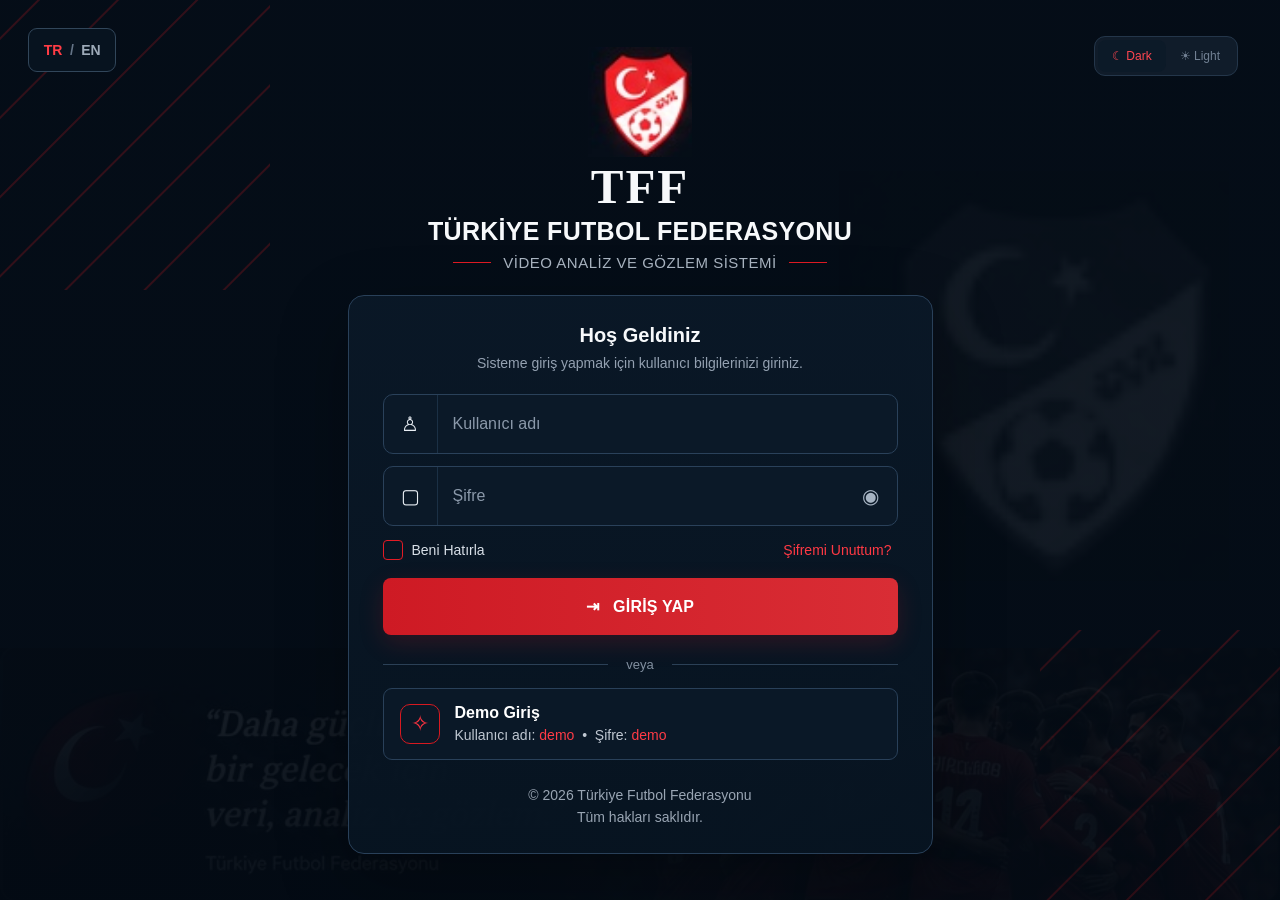
<file: index.html>
<!DOCTYPE html>
<html lang="tr">
<head>
<meta charset="UTF-8">
<meta name="viewport" content="width=device-width,initial-scale=1.0">
<title>TFF Scout — Scout ve Analiz Sistemi</title>
<link rel="stylesheet" href="styles.css?v=final-merged-v15">
</head>
<body>
<div id="app"></div>
<script src="data.js?v=final-merged-v15"></script>
<script src="app.js?v=final-merged-v15"></script>
</body>
</html>
</file>
<file: styles.css>
:root{
  --bg:#06101b; --sidebar:#07111c; --panel:#0b1724; --panel2:#0f1d2d;
  --line:#1c2d40; --text:#f5f7fa; --muted:#9aa7b7; --red:#d71920;
  --red-dark:#a90e15; --green:#21c36a; --amber:#f2a325; --blue:#1e8fe0;
  --purple:#a94bdb; --shadow:0 12px 28px rgba(0,0,0,.22);
}
body.light{
  --bg:#f4f7fb; --sidebar:#fff; --panel:#fff; --panel2:#f7f9fc;
  --line:#dfe6ef; --text:#12202f; --muted:#6f7d8d; --shadow:0 8px 22px rgba(26,41,61,.08);
}
*{box-sizing:border-box}
html,body{margin:0;min-height:100%;background:var(--bg);color:var(--text);font-family:Inter,Segoe UI,Arial,sans-serif}
button,input{font:inherit} button{cursor:pointer}
.shell{display:grid;grid-template-columns:246px minmax(0,1fr);min-height:100vh}
.sidebar{
  position:sticky;top:0;height:100vh;overflow:auto;padding:12px 15px 10px;
  background:var(--sidebar);border-right:1px solid var(--line)
}
.brand{display:flex;align-items:center;gap:10px;height:70px;margin-bottom:8px}
.brand img{width:54px;height:58px;object-fit:contain}
.brand-title{font-size:18px;font-weight:800;line-height:1}
.brand-sub1{font-size:12px;font-weight:600;margin-top:4px}
.brand-sub2{font-size:11px;color:#b6c0cd;margin-top:3px}
.nav-label{margin:17px 8px 6px;font-size:11px;letter-spacing:.08em;color:#8190a3;text-transform:uppercase}
.nav{
  width:100%;display:flex;align-items:center;gap:11px;border:0;background:transparent;
  color:var(--text);padding:10px 11px;border-radius:8px;text-align:left;margin:2px 0;font-size:13px
}
.nav:hover{background:#0f1d2d}
.nav.active{background:linear-gradient(90deg,#de1019,#b50c13);color:#fff}
.nav .ico{width:19px;text-align:center;color:#d7dee6}
.side-bottom{margin-top:18px;padding:11px;border:1px solid var(--line);border-radius:10px;color:#9ba7b6;font-size:12px}

.main{min-width:0}
.topbar{
  height:94px;display:flex;align-items:center;padding:0 18px 0 116px;
  border-bottom:1px solid var(--line);background:rgba(6,16,27,.96);position:sticky;top:0;z-index:20
}
body.light .topbar{background:rgba(255,255,255,.96)}
.search{
  width:408px;height:43px;border:1px solid var(--line);border-radius:14px;background:#081420;
  display:flex;align-items:center;gap:10px;padding:0 14px;color:#98a6b5
}
body.light .search{background:#fff}
.search input{flex:1;border:0;outline:0;background:transparent;color:var(--text);font-size:13px}
.top-actions{margin-left:auto;display:flex;align-items:center;gap:10px}
.iconbtn{width:38px;height:38px;border:1px solid var(--line);border-radius:12px;background:#081420;color:#fff}
body.light .iconbtn{background:#fff;color:#111}
.userbox{display:flex;align-items:center;gap:9px;margin-left:4px}
.userbox img{width:40px;height:40px;border-radius:50%;object-fit:cover}
.username{font-size:13px;font-weight:800}.role{font-size:11px;color:#9aa6b4;margin-top:2px}

.content{padding:11px 17px 20px 18px;max-width:1290px;margin:0 auto}
.layout{display:grid;grid-template-columns:minmax(0,1fr) 340px;gap:18px}
.center{min-width:0}
.welcome h1{font-size:27px;margin:6px 0 3px}
.welcome p{font-size:13px;color:#a4afbd;margin:0 0 16px}
.hero{
  height:180px;border:1px solid #21344a;border-radius:13px;
  background:url("assets/hero.jpg") center/cover no-repeat;box-shadow:var(--shadow)
}
.section-head{display:flex;justify-content:space-between;align-items:center;margin:23px 0 12px}
.section-title{font-size:20px;font-weight:800;border-left:3px solid #ef1b24;padding-left:10px}
.linkbtn{border:0;background:transparent;color:#c0c9d3;font-size:12px}

.quick-grid{display:grid;grid-template-columns:repeat(6,minmax(0,1fr));gap:10px}
.quick-card{border:1px solid #223348;border-radius:12px;overflow:hidden;background:var(--panel);box-shadow:var(--shadow)}
.quick-img{height:148px;background:center/cover no-repeat;position:relative}
.quick-img::after{content:"";position:absolute;inset:60% 0 0;background:linear-gradient(transparent,rgba(4,10,16,.85))}
.quick-badge{position:absolute;left:50%;bottom:4px;transform:translateX(-50%);width:31px;height:31px;border-radius:50%;background:#dc1720;color:white;display:grid;place-items:center;border:2px solid white;font-size:12px;font-weight:900;z-index:2}
.quick-info{text-align:center;padding:9px 7px 12px}
.quick-info b{display:block;font-size:13px}
.quick-info small{display:block;color:#9ca9b8;font-size:10px;margin-top:4px}
.quick-info span{display:block;color:#d3d9e1;font-size:10px;margin-top:8px}

.video-grid{display:grid;grid-template-columns:repeat(5,minmax(0,1fr));gap:10px}
.video-card{min-width:0}
.video-thumb{height:137px;border-radius:11px;background:center/cover no-repeat;border:1px solid #26384d;position:relative;overflow:hidden}
.play{position:absolute;left:50%;top:50%;transform:translate(-50%,-50%);width:42px;height:42px;border:1px solid #fff;border-radius:50%;background:rgba(0,0,0,.35);display:grid;place-items:center;color:white}
.duration{position:absolute;left:6px;bottom:6px;background:rgba(0,0,0,.7);border-radius:5px;padding:3px 5px;font-size:10px}
.video-title{font-size:11px;font-weight:700;margin:8px 0 3px}.video-sub{font-size:9px;color:#8f9cad;line-height:1.45}

.rail{display:grid;gap:13px}
.panel{background:var(--panel);border:1px solid #1d2f43;border-radius:13px;box-shadow:var(--shadow)}
.panel-head{display:flex;justify-content:space-between;align-items:center;padding:14px;border-bottom:1px solid #1a2b3e;font-size:13px;font-weight:800}
.panel-body{padding:12px 14px}
.stat-grid{display:grid;grid-template-columns:1fr 1fr;gap:9px}
.stat{background:#0e1d2c;border:1px solid #1d3045;border-radius:10px;padding:12px}
body.light .stat{background:#f8fafc}
.stat small{color:#9aa7b5;font-size:10px}.stat strong{display:block;font-size:24px;margin-top:4px}.trend{font-size:10px;color:#28cb72;margin-top:4px}.trend.down{color:#f2a02d}
.row{display:grid;grid-template-columns:1fr auto;gap:10px;padding:10px 0;border-bottom:1px solid #192b3e}.row:last-child{border-bottom:0}
.rmain{font-size:11px;font-weight:700}.rsub{font-size:9px;color:#8e9cae;margin-top:3px}.rside{text-align:right;color:#aab4c1;font-size:9px}
.score{background:#0b5b3d;color:#baf4d0;border-radius:6px;padding:4px 7px;font-size:12px;font-weight:800}
.qgrid{display:grid;grid-template-columns:1fr 1fr;gap:8px}
.qbtn{height:54px;border-radius:9px;border:1px solid #24374b;color:#fff;font-size:10px}
.q1{background:#0d3c5c}.q2{background:#0b4934}.q3{background:#5c3811}.q4{background:#47245c}

.page-head{display:flex;justify-content:space-between;align-items:center;margin-bottom:15px}
.page-head h1{font-size:27px;margin:0}.page-head p{font-size:12px;color:#96a4b5;margin:5px 0 0}
.input{height:38px;border:1px solid var(--line);border-radius:9px;background:#0a1725;color:var(--text);padding:0 11px}
.milli-layout{display:grid;grid-template-columns:minmax(0,1fr) 340px;gap:18px}
.milli-grid{display:grid;grid-template-columns:repeat(4,minmax(0,1fr));gap:11px}
.milli-grid .quick-img{height:142px}
.milli-grid .quick-card{min-height:225px}

footer{text-align:center;color:#708095;font-size:10px;padding:18px 0 0}

@media(max-width:1280px){
  .layout,.milli-layout{grid-template-columns:1fr}.rail{grid-template-columns:repeat(2,1fr)}
  .quick-grid{grid-template-columns:repeat(3,1fr)}.milli-grid{grid-template-columns:repeat(3,1fr)}
}
@media(max-width:850px){
  .shell{grid-template-columns:1fr}.sidebar{display:none}.topbar{padding:0 12px}.search{width:auto;flex:1}
  .content{padding:14px}.quick-grid,.milli-grid{grid-template-columns:repeat(2,1fr)}.rail{grid-template-columns:1fr}.video-grid{grid-template-columns:1fr 1fr}
}

/* Approved-reference V2 details */
@media (min-width:1100px){
  .topbar{height:78px;padding-left:115px}
  .content{max-width:none;padding:18px}
  .layout{grid-template-columns:minmax(0,1fr) 340px;gap:18px}
  .hero{height:180px}
  .quick-grid{grid-template-columns:repeat(6,minmax(0,1fr))}
  .video-grid{grid-template-columns:repeat(5,minmax(0,1fr))}
}
.match-line{display:grid;grid-template-columns:minmax(0,1fr) auto;gap:10px;padding:11px 0;border-bottom:1px solid #192b3e}
.match-line:last-child{border-bottom:0}
.match-teams{display:flex;align-items:center;gap:7px;white-space:nowrap}
.flag-img{width:24px;height:16px;object-fit:cover;border-radius:2px;border:1px solid rgba(255,255,255,.18)}
.match-vs{font-size:10px;color:#8f9caf}
.match-meta{font-size:9px;color:#8e9cae;margin-top:5px}
.match-right{text-align:right;font-size:9px;color:#aab4c1;line-height:1.55}


/* ===== UI DETAIL V3: approved reference details ===== */
.ui-svg{width:19px;height:19px;display:inline-grid;place-items:center;flex:0 0 19px}
.ui-svg svg{width:18px;height:18px;fill:none;stroke:currentColor;stroke-width:1.55;stroke-linecap:round;stroke-linejoin:round}
.nav{gap:11px}
.nav .ui-svg{color:#dce4ed}
.nav.active .ui-svg{color:#fff}
.nav:hover .ui-svg{color:#fff}

.quick-badge{
  width:34px;height:34px;border:0;background:transparent;bottom:5px;
  display:grid;place-items:center;box-shadow:none
}
.quick-badge img{width:34px;height:34px;display:block;object-fit:contain;filter:drop-shadow(0 2px 3px rgba(0,0,0,.35))}

.panel-link{color:#e31a23;font-size:10px;font-weight:600}
.report-row{
  display:grid;grid-template-columns:38px minmax(0,1fr) auto;align-items:center;gap:9px;
  min-height:49px;padding:6px 0;border-bottom:1px solid #192b3e
}
.report-row:last-child{border-bottom:0}
.report-avatar{width:36px;height:36px;border-radius:8px;object-fit:cover;border:1px solid #27394d;background:#172536}
.report-copy{min-width:0}
.report-title{font-size:10.5px;font-weight:800;white-space:nowrap;overflow:hidden;text-overflow:ellipsis}
.report-title span{font-weight:500;color:#9ba7b6}
.report-sub{font-size:9px;color:#8f9cae;margin-top:3px}
.report-score{min-width:32px;height:28px;border-radius:7px;background:#0b5a3b;color:#b9f2cf;display:grid;place-items:center;font-size:12px;font-weight:800}

.qgrid{grid-template-columns:1fr 1fr;gap:8px}
.qbtn{
  height:56px;border-radius:9px;border:1px solid #26394e;color:#fff;font-size:9.5px;
  display:flex;align-items:center;gap:9px;padding:0 10px;text-align:left;font-weight:600
}
.qbtn .qa-icon{width:30px;height:30px;border-radius:7px;display:grid;place-items:center;flex:0 0 30px}
.qbtn .qa-icon svg{width:19px;height:19px;fill:none;stroke:currentColor;stroke-width:1.8;stroke-linecap:round;stroke-linejoin:round}
.q1{background:linear-gradient(135deg,#0b3552,#0d2940)}
.q1 .qa-icon{color:#21b9ff;background:#07304d}
.q2{background:linear-gradient(135deg,#0a4434,#0b3329)}
.q2 .qa-icon{color:#27e99d;background:#07543d}
.q3{background:linear-gradient(135deg,#5a3410,#43280d)}
.q3 .qa-icon{color:#ffb83c;background:#69400f}
.q4{background:linear-gradient(135deg,#472151,#351941)}
.q4 .qa-icon{color:#f06cff;background:#5a2867}


/* ===== UI DETAIL V4: Quick Access + Latest Videos only ===== */
/* Reference-aligned, more compact and less glowy */
.quick-grid{
  gap:10px;
}
.quick-card{
  border:1px solid #1d2a3a;
  border-radius:11px;
  background:#0a1420;
  box-shadow:none;
  overflow:hidden;
}
.quick-card:hover{
  transform:none;
  border-color:#2a3b50;
}
.quick-img{
  height:138px;
  background-position:center;
  position:relative;
}
.quick-img::before{
  content:"";
  position:absolute;
  inset:0;
  background:linear-gradient(180deg,rgba(2,7,12,.08) 0%,rgba(2,7,12,.10) 45%,rgba(2,7,12,.48) 100%);
  z-index:1;
}
.quick-img::after{
  content:none;
}
.quick-badge{
  width:30px;
  height:30px;
  bottom:-15px;
  z-index:3;
}
.quick-badge img{
  width:30px;
  height:30px;
  filter:drop-shadow(0 1px 2px rgba(0,0,0,.25));
}
.quick-info{
  padding:22px 8px 10px;
  min-height:84px;
}
.quick-info b{
  font-size:12.5px;
  line-height:1.2;
}
.quick-info small{
  font-size:9.5px;
  margin-top:4px;
  line-height:1.25;
}
.quick-info span{
  font-size:9.5px;
  margin-top:7px;
  color:#c3ccd7;
}

/* Latest videos */
.video-grid{
  gap:10px;
}
.video-card{
  min-width:0;
}
.video-thumb{
  height:132px;
  border-radius:10px;
  border:1px solid #213247;
  box-shadow:none;
}
.video-thumb::after{
  content:"";
  position:absolute;
  inset:0;
  background:linear-gradient(180deg,rgba(0,0,0,.04),rgba(0,0,0,.16));
  pointer-events:none;
}
.play{
  width:34px;
  height:34px;
  font-size:11px;
  border:1px solid rgba(255,255,255,.9);
  background:rgba(4,10,15,.34);
  z-index:2;
}
.duration{
  left:6px;
  bottom:6px;
  z-index:2;
  font-size:9px;
  padding:3px 5px;
  border-radius:4px;
}
.video-title{
  font-size:10.5px;
  line-height:1.25;
  margin:7px 0 2px;
}
.video-sub{
  font-size:8.8px;
  line-height:1.4;
  color:#8d9aa9;
}
.section-head{
  margin-top:20px;
  margin-bottom:10px;
}
.section-title{
  font-size:18px;
  border-left-width:3px;
}


/* ===== UI DETAIL V5: duplicate badge/play fix ===== */
/*
The reference-cropped Quick Access and Latest Video images already contain
the crescent-star badge, play icon and duration label. Hide the extra HTML
overlays so only the reference artwork remains visible.
*/
.quick-badge{display:none !important;}
.play{display:none !important;}
.duration{display:none !important;}


/* ===== UI DETAIL V6: uniform crescent-star badge ===== */
/* Clean quick-access images no longer contain baked-in badges.
   Re-enable ONE shared HTML badge and place it above the image/text boundary. */
.quick-badge{
  display:grid !important;
  width:31px !important;
  height:31px !important;
  bottom:-15px !important;
  left:50% !important;
  transform:translateX(-50%) !important;
  z-index:8 !important;
  background:transparent !important;
  border:0 !important;
  overflow:visible !important;
}
.quick-badge img{
  width:31px !important;
  height:31px !important;
  display:block !important;
  position:relative !important;
  z-index:9 !important;
  object-fit:contain !important;
  filter:drop-shadow(0 2px 3px rgba(0,0,0,.35)) !important;
}
.quick-img{
  overflow:visible !important;
  position:relative !important;
}
.quick-card{
  overflow:hidden !important;
}
.quick-info{
  position:relative !important;
  z-index:2 !important;
  padding-top:22px !important;
}

/* Keep the duplicate video overlays hidden because those are baked into the reference video images. */
.play{display:none !important;}
.duration{display:none !important;}

/* ===== A MILLI TEAM DETAIL ===== */
.team-page{padding-top:18px}.team-hero{height:180px;border:1px solid #1d2b3b;border-radius:14px;position:relative;overflow:hidden;background:linear-gradient(90deg,#09131f 0%,rgba(9,19,31,.82) 48%,rgba(9,19,31,.2) 100%),url('assets/hero.jpg') right 35%/cover no-repeat}.team-hero-shade{position:absolute;inset:0;background:linear-gradient(90deg,rgba(5,12,20,.35),transparent 70%)}.team-head-copy{position:absolute;left:24px;bottom:28px;display:flex;align-items:center;gap:13px;z-index:2}.backbtn{width:34px;height:34px;border-radius:9px;border:1px solid #26384b;background:#0c1825;color:#fff;font-size:18px}.team-badge{width:48px;height:48px;object-fit:contain}.team-head-copy h1{font-size:25px;margin:0 0 3px}.team-head-copy p{margin:0;color:#9aa8b7}.verified{display:inline-flex;background:#d71920;border-radius:50%;font-size:12px;width:19px;height:19px;align-items:center;justify-content:center}.profile-btn{position:absolute;right:22px;bottom:28px;background:#d71920;color:white;border:0;border-radius:9px;padding:10px 14px;font-weight:700}.team-tabs{height:54px;display:flex;gap:24px;align-items:end;border-bottom:1px solid #172536;margin-bottom:18px}.team-tabs button{height:54px;border:0;background:transparent;color:#9ba9b8;font-weight:700;padding:0 3px;position:relative}.team-tabs button.active{color:#fff}.team-tabs button.active:after{content:"";position:absolute;left:0;right:0;bottom:-1px;height:3px;background:#e11b22;border-radius:3px}.team-overview-grid{display:grid;grid-template-columns:minmax(0,1fr) 300px;gap:16px}.team-maincol,.team-sidecol{display:flex;flex-direction:column;gap:14px}.overview-kpis{display:grid;grid-template-columns:repeat(4,1fr);gap:10px}.overview-kpi,.detail-card{background:#091521;border:1px solid #1b2a3a;border-radius:12px}.overview-kpi{padding:15px}.overview-kpi small{display:block;color:#8998a9;font-size:10px}.overview-kpi strong{display:block;font-size:21px;margin:8px 0 3px}.overview-kpi span{font-size:9px;color:#47c977}.detail-card{padding:15px}.detail-title{display:flex;align-items:center;justify-content:space-between;margin-bottom:13px}.detail-title b{font-size:13px}.detail-title button{border:0;background:transparent;color:#d94a50;font-size:10px}.position-grid{display:grid;grid-template-columns:repeat(4,1fr);gap:8px;margin-bottom:12px}.position-grid>div{padding:11px;background:#0d1b29;border-radius:9px;border:1px solid #1a2c3e}.position-grid span,.position-grid small{display:block;color:#8797a8;font-size:9px}.position-grid strong{display:block;font-size:18px;margin:4px 0}.mini-player-list{display:grid;grid-template-columns:1fr 1fr;gap:7px}.mini-player{display:flex;align-items:center;gap:9px;padding:8px;border-top:1px solid #162536}.mini-player div{flex:1}.mini-player b,.mini-player small{display:block}.mini-player b{font-size:10px}.mini-player small{font-size:8px;color:#8292a3;margin-top:2px}.mini-player>strong{font-size:11px;color:#64d18a}.shirt-no{width:27px;height:27px;border-radius:50%;display:grid;place-items:center;background:#b91219;color:#fff;font-weight:800;font-size:9px}.team-match{display:grid;grid-template-columns:82px 1fr 82px;align-items:center;padding:10px 0;border-top:1px solid #162536;font-size:9px;color:#8494a5}.team-match>div{text-align:center;color:#eaf0f6}.team-match em{font-style:normal;background:#132435;padding:4px 8px;border-radius:6px;margin:0 7px}.team-match small{display:block;color:#8191a2;margin-top:4px}.team-match>span:last-child{text-align:center;padding:4px;border-radius:12px;font-size:8px}.team-match .win{color:#61d68b;background:#0d3024}.team-match .pending{color:#f2bd5a;background:#35270e}.info-row{display:flex;justify-content:space-between;gap:10px;padding:9px 0;border-top:1px solid #162536;font-size:9px}.info-row span{color:#8292a3}.info-row b{text-align:right}.side-video{display:flex;gap:9px;padding:7px 0;border-top:1px solid #162536}.side-video>div{width:82px;height:48px;border-radius:7px;background-size:cover;background-position:center;display:grid;place-items:center}.side-video>div span{width:25px;height:25px;border-radius:50%;display:grid;place-items:center;background:#0008;border:1px solid #fff;font-size:8px}.side-video p{margin:3px 0;flex:1}.side-video b,.side-video small{display:block;font-size:9px}.side-video small{color:#8090a0;margin-top:5px;font-size:8px}.team-actions{display:grid;grid-template-columns:1fr 1fr;gap:7px}.team-actions button{border:1px solid #24384d;background:#0d1c2b;color:#dce5ee;border-radius:8px;padding:9px 5px;font-size:8px}.team-actions button:first-child{border-color:#8e1b20;background:#281216}@media(max-width:1050px){.team-overview-grid{grid-template-columns:1fr}.team-sidecol{display:grid;grid-template-columns:repeat(3,1fr)}.overview-kpis{grid-template-columns:repeat(2,1fr)}}
body.light .team-hero{border-color:#dce4ec}.light .overview-kpi,.light .detail-card{background:#fff;border-color:#dfe6ed}.light .position-grid>div,.light .team-actions button{background:#f6f8fa;border-color:#dfe6ed}.light .team-tabs button.active{color:#111827}


/* ===== A MILLI FULL REFERENCE UI ===== */
.team-ref-page{min-height:100vh;background:var(--bg)}
.team-ref-header{height:116px;position:relative;border-bottom:1px solid var(--line);overflow:hidden;padding:18px 28px 0}
.team-ref-head-art{position:absolute;inset:0 0 0 48%;background:url("assets/hero.jpg") center/cover no-repeat;opacity:.55;mask-image:linear-gradient(90deg,transparent,#000 35%)}
.team-ref-header:after{content:"";position:absolute;inset:0;background:linear-gradient(90deg,var(--bg) 0%,rgba(6,16,27,.92) 43%,rgba(6,16,27,.22) 76%,rgba(6,16,27,.7));pointer-events:none}
.team-ref-head-left,.team-profile-btn,.team-ref-tabs{position:relative;z-index:2}
.team-ref-head-left{display:flex;align-items:center;gap:14px}
.team-ref-flag{width:43px;height:43px;object-fit:contain}
.team-ref-head-left h1{font-size:23px;margin:0}.team-ref-head-left p{margin:3px 0 0;color:#a6b0bd;font-size:12px}
.verified{display:inline-grid;place-items:center;background:#dd1520;color:#fff;font-size:9px;width:16px;height:16px;border-radius:50%}
.team-profile-btn{position:absolute;right:26px;top:28px;height:38px;padding:0 16px;border:1px solid #26384c;background:#0a1521;color:#fff;border-radius:8px}
.team-ref-tabs{display:flex;gap:6px;position:absolute;left:28px;bottom:0}
.team-ref-tabs button{height:42px;padding:0 18px;border:0;border-bottom:2px solid transparent;background:transparent;color:#d5dce5;font-size:12px}
.team-ref-tabs button.active{border-bottom-color:#e51922;color:#fff;font-weight:700}
.team-ref-content{padding:13px 18px 12px}
.ref-card{background:#0a1521;border:1px solid #1c2e41;border-radius:9px;padding:14px;min-width:0}
.ref-card h2,.ref-card h3{margin:0 0 12px}.ref-card h2{font-size:18px}.ref-card h3{font-size:13px}
.ref-muted{color:#8e9aa9;font-size:10px;font-weight:400}.center{text-align:center}
.ref-top-grid{display:grid;grid-template-columns:300px 300px minmax(360px,1fr);gap:10px}
.ref-mid-grid{display:grid;grid-template-columns:1.05fr 1.4fr .8fr;gap:10px;margin-top:10px}
.ref-bottom-grid{display:grid;grid-template-columns:1.15fr 1fr .7fr;gap:10px;margin-top:10px}
.ref-match-card{min-height:205px}
.ref-scoreline{display:grid;grid-template-columns:1fr auto 1fr;align-items:center;gap:12px;margin:15px 0}
.ref-scoreline>strong{font-size:25px;white-space:nowrap}.ref-scoreline strong span{color:#9da8b5;font-size:16px}.ref-scoreline .vs{font-size:13px;color:#bbc4cf}
.ref-team{display:flex;align-items:center;gap:7px;font-size:10px;min-width:0}.ref-team img{width:38px;height:27px;object-fit:cover;border-radius:2px}.ref-team b{white-space:nowrap}
.ref-scoreline .ref-team{flex-direction:column;font-size:10px}.ref-scoreline .ref-team img{width:62px;height:42px}
.ref-wide-btn{width:100%;height:34px;border:1px solid #203348;background:#0a1725;color:#dce4ed;border-radius:6px;font-size:10px}
.team-info-layout{display:grid;grid-template-columns:1fr 180px;align-items:center}
.ref-info{display:grid;grid-template-columns:140px 1fr;align-items:center;padding:5px 0;font-size:10px}.ref-info span{color:#8f9aa8}.ref-info b{font-weight:600}
.team-big-logo{width:125px;justify-self:center;filter:drop-shadow(0 8px 15px rgba(0,0,0,.3))}
.dot{display:inline-block;width:15px;height:15px;border-radius:50%;margin-right:8px;vertical-align:middle;border:1px solid #768392}.dot.red{background:#e31622}.dot.white{background:#fff}
.squad-summary{display:grid;gap:5px}.squad-summary>button{height:42px;display:grid;grid-template-columns:90px 32px 1fr 15px;align-items:center;gap:8px;background:#0d1a28;border:1px solid #1b2d40;border-radius:6px;color:#fff;text-align:left;padding:0 10px}
.squad-summary em{font-style:normal;text-align:center;padding:3px;border-radius:4px;font-size:10px}.squad-summary em.green{background:#116840}.squad-summary em.blue{background:#0c4c78}.squad-summary em.orange{background:#7a470e}.squad-summary em.red{background:#8b1118}
.face-stack{display:flex}.face-stack span{width:27px;height:27px;border-radius:50%;background:#d6c2b4;color:#26313c;border:2px solid #0d1a28;display:grid;place-items:center;margin-left:-5px;font-size:8px;font-weight:700}.face-stack span:first-child{margin-left:0}
.perf-grid{display:grid;grid-template-columns:repeat(4,1fr);gap:8px}.perf-box{height:90px;border:1px solid #1b2e41;border-radius:7px;display:grid;place-items:center;padding:8px;text-align:center}.perf-box span{font-size:9px;color:#909ca9}.perf-box strong{font-size:18px}.perf-box strong.blue{color:#42a9ea}.perf-box strong.green{color:#37c881}.perf-box strong.orange{color:#f2933d}
.staff-list{display:grid;gap:8px}.staff-row{display:flex;gap:8px;align-items:center}.staff-avatar{width:34px;height:34px;border-radius:6px;background:linear-gradient(#ddd,#9d8d80);color:#17202a;display:grid;place-items:center;font-size:8px;font-weight:800}.staff-row b{display:block;font-size:10px}.staff-row small{font-size:8px;color:#8794a2}
.ref-card-head{display:flex;justify-content:space-between;align-items:start}.ref-card-head button{border:0;background:transparent;color:#d71a23;font-size:9px}
.ref-video-row{display:grid;grid-template-columns:repeat(4,1fr);gap:7px}.ref-video-row article b,.team-video-grid article b{display:block;font-size:9px;margin-top:5px}.ref-video-row article p,.team-video-grid article p{font-size:7.5px;color:#8e9aa7;line-height:1.35;margin:2px 0 8px}
.ref-video-thumb{height:105px;border-radius:6px;background:center/cover no-repeat;position:relative;overflow:hidden;border:1px solid #23384d}.ref-video-thumb>span{position:absolute;left:50%;top:50%;transform:translate(-50%,-50%);width:31px;height:31px;border:1px solid #fff;border-radius:50%;display:grid;place-items:center;background:rgba(0,0,0,.35);font-size:10px}.ref-video-thumb small{position:absolute;left:5px;bottom:5px;background:rgba(0,0,0,.7);padding:2px 4px;border-radius:3px}
.recent-match-list>div{display:grid;grid-template-columns:105px 1fr 45px 1fr 45px;align-items:center;gap:6px;border-bottom:1px solid #17283a;padding:7px 0;font-size:9px}.recent-match-list>div>span:first-child b,.recent-match-list>div>span:first-child small{display:block}.recent-match-list>div>span:first-child small{font-size:7px;color:#8d99a6}.recent-match-list .ref-team img{width:23px;height:15px}.recent-match-list button{height:25px;background:#0d1b29;border:1px solid #1d3044;color:#aeb8c4;border-radius:4px;font-size:8px}
.ref-actions{display:grid;gap:8px}.ref-actions button{height:47px;border:1px solid rgba(255,255,255,.08);border-radius:6px;color:#fff;text-align:left;padding:0 15px}.ref-actions button span{margin-left:13px;font-size:9px}.qa-blue{background:#0c3858}.qa-green{background:#0c4936}.qa-orange{background:#58320d}.qa-purple{background:#482052}
.tab-card{min-height:650px}.tab-toolbar,.ref-card-head{display:flex;justify-content:space-between;align-items:center}.tab-toolbar p{margin:3px 0;color:#8b98a6;font-size:10px}
.filter-pills{display:flex;gap:6px;flex-wrap:wrap}.filter-pills button{height:31px;padding:0 12px;border:1px solid #203348;background:#0c1825;color:#9fabb8;border-radius:6px;font-size:9px}.filter-pills button.active{background:#a50e15;color:#fff;border-color:#d11922}
.player-table{margin-top:15px}.pt-head,.pt-row{display:grid;grid-template-columns:38px 1.6fr 1fr 1fr 1.2fr 1fr .5fr .5fr .75fr;align-items:center;gap:8px;padding:10px;border-bottom:1px solid #17293b;font-size:9px}.pt-head{color:#7f8c9a;font-weight:700}.pt-row{min-height:53px}.player-no{background:#a8131b;color:#fff;border-radius:4px;padding:4px;text-align:center}.player-name{display:flex;align-items:center;gap:8px}.mini-avatar{width:31px;height:31px;border-radius:50%;background:#c7b3a6;color:#24313c;display:grid;place-items:center;font-size:8px;font-weight:800}.active-status{color:#35cf7f}
.tab-two-col{display:grid;grid-template-columns:minmax(0,1fr) 300px;gap:10px}.ref-select{height:34px;background:#0c1825;color:#fff;border:1px solid #203348;border-radius:6px;padding:0 10px}
.big-match-list{margin-top:10px}.big-match{display:grid;grid-template-columns:150px 1fr 65px 1fr 80px 100px;align-items:center;gap:12px;padding:14px 8px;border-bottom:1px solid #182a3d;font-size:10px}.big-match>div b,.big-match>div small{display:block}.big-match>div small{color:#84919f;font-size:8px}.big-match .ref-team img{width:28px;height:18px}.big-match .done{color:#39cc7c}.big-match button{height:29px;background:#0e1b29;color:#cbd4df;border:1px solid #213448;border-radius:5px;font-size:8px}
.upload-btn{height:34px;padding:0 13px;border:1px solid #8f1017;background:#a50f17;color:#fff;border-radius:6px;font-size:9px}
.team-video-grid{display:grid;grid-template-columns:repeat(4,1fr);gap:12px;margin-top:15px}.ref-video-thumb.large{height:155px}.video-tags{display:flex;gap:5px}.video-tags span{font-size:7px;background:#152639;color:#98a9bb;padding:3px 5px;border-radius:4px}
.stats-kpis{display:grid;grid-template-columns:repeat(6,1fr);gap:8px;margin-bottom:10px}.stat-kpi{text-align:center}.stat-kpi span,.stat-kpi small{display:block;color:#8f9ca9;font-size:8px}.stat-kpi strong{display:block;font-size:21px;margin:6px 0}
.bar-list{display:grid;gap:16px;padding-top:8px}.bar-list>div{display:grid;grid-template-columns:100px 1fr 35px;gap:10px;align-items:center;font-size:10px}.bar-list>div>div{height:8px;background:#102235;border-radius:5px;overflow:hidden}.bar-list i{display:block;height:100%;background:linear-gradient(90deg,#1d8ddb,#31c477);border-radius:5px}.form-circles{display:flex;gap:10px;margin:25px 0}.form-circles span{width:38px;height:38px;border-radius:50%;display:grid;place-items:center;font-weight:800}.form-circles .w{background:#0c5d3b;color:#63eba9}.form-circles .d{background:#6b470d;color:#ffd268}
.report-table{margin-top:15px}.rt-head,.rt-row{display:grid;grid-template-columns:1.4fr 1.8fr 1.2fr 1fr .5fr;gap:10px;padding:12px 10px;border-bottom:1px solid #172a3c;font-size:9px}.rt-head{color:#82909e}.rt-row strong{color:#8ce7b5;background:#0d5238;padding:5px 7px;border-radius:5px;text-align:center}
@media(max-width:1200px){.ref-top-grid{grid-template-columns:1fr 1fr}.team-info-card{grid-column:1/-1}.ref-mid-grid,.ref-bottom-grid{grid-template-columns:1fr 1fr}.ref-mid-grid>section:last-child,.ref-bottom-grid>section:last-child{grid-column:1/-1}.stats-kpis{grid-template-columns:repeat(3,1fr)}}


/* ===== TOP BAR COMPACT UPDATE =====
   Reference: compact single-piece header.
   No extra separator line is added.
*/
.topbar{
  min-height:72px !important;
  height:72px !important;
  padding:0 24px !important;
  display:flex !important;
  align-items:center !important;
  gap:22px !important;
  background:#07111d !important;
  border-bottom:0 !important;
  box-shadow:none !important;
}
.topbar::before,
.topbar::after{
  display:none !important;
}
.topbar .brand,
.topbar .logo,
.topbar .brand-area{
  flex:0 0 auto !important;
  margin:0 !important;
}
.topbar .search,
.topbar .search-box,
.topbar .global-search{
  flex:0 1 520px !important;
  max-width:520px !important;
  min-width:280px !important;
  margin:0 auto !important;
}
.topbar .actions,
.topbar .top-actions,
.topbar .profile,
.topbar .user-area{
  flex:0 0 auto !important;
  margin-left:auto !important;
}
.topbar img{
  max-height:48px;
}
@media (max-width:900px){
  .topbar{
    padding:0 14px !important;
    gap:12px !important;
  }
  .topbar .search,
  .topbar .search-box,
  .topbar .global-search{
    min-width:180px !important;
  }
}


/* =========================================================
   TFF SCOUT — APPROVED ACCORDION SIDEBAR
   Exact concept from the approved preview:
   grouped accordion, icon+text, red active state,
   messages badge and collapsible icon-only mode.
   ========================================================= */

.shell{
  grid-template-columns:246px minmax(0,1fr);
  transition:grid-template-columns .22s ease;
}
.shell.sidebar-collapsed{
  grid-template-columns:76px minmax(0,1fr);
}

.sidebar{
  padding:12px 15px 10px !important;
  overflow-x:hidden !important;
  scrollbar-width:thin;
  transition:width .22s ease,padding .22s ease;
}
.sidebar .brand{
  height:70px !important;
  margin-bottom:8px !important;
  flex-wrap:nowrap !important;
}
.sidebar .brand img{
  flex:0 0 54px;
}
.side-home{
  min-height:39px;
  margin-bottom:10px !important;
}
.side-home span,
.side-message span{
  min-width:0;
  white-space:nowrap;
}
.side-groups{
  display:grid;
  gap:3px;
}
.side-accordion{
  border-radius:9px;
  overflow:hidden;
}
.side-group-btn{
  width:100%;
  min-height:38px;
  display:grid;
  grid-template-columns:21px minmax(0,1fr) 18px;
  align-items:center;
  gap:10px;
  border:0;
  border-radius:8px;
  padding:8px 10px;
  background:transparent;
  color:#edf2f7;
  text-align:left;
  transition:background .16s ease,color .16s ease;
}
.side-group-btn:hover{
  background:#0d1a28;
}
.side-accordion.open>.side-group-btn,
.side-accordion.contains-active>.side-group-btn{
  color:#fff;
}
.side-group-icon{
  width:20px;
  height:20px;
  display:grid;
  place-items:center;
  color:#d8e0e9;
}
.side-group-icon svg{
  width:18px;
  height:18px;
  fill:none;
  stroke:currentColor;
  stroke-width:1.55;
  stroke-linecap:round;
  stroke-linejoin:round;
}
.side-group-label{
  font-size:13px;
  font-weight:600;
  white-space:nowrap;
}
.side-chevron{
  justify-self:end;
  font-size:15px;
  line-height:1;
  color:#a7b3c1;
  transform:rotate(-90deg);
  transition:transform .18s ease;
}
.side-accordion.open .side-chevron{
  transform:rotate(0deg);
}
.side-submenu{
  max-height:0;
  overflow:hidden;
  opacity:.15;
  padding-left:13px;
  transition:max-height .24s ease,opacity .2s ease,padding .2s ease;
}
.side-accordion.open .side-submenu{
  max-height:430px;
  opacity:1;
  padding-top:2px;
  padding-bottom:5px;
}
.side-subnav{
  position:relative;
  min-height:34px !important;
  padding:7px 9px !important;
  margin:1px 0 !important;
  border-radius:7px !important;
  color:#c9d2dc !important;
  font-size:12px !important;
  gap:9px !important;
}
.side-subnav:before{
  content:"";
  position:absolute;
  left:-7px;
  top:8px;
  bottom:8px;
  width:2px;
  border-radius:2px;
  background:transparent;
}
.side-subnav:hover{
  background:#0d1a28 !important;
  color:#fff !important;
}
.side-subnav.active{
  background:#0f2030 !important;
  color:#fff !important;
  box-shadow:none !important;
}
.side-subnav.active:before{
  background:#e21a23;
}
.side-subnav.active .ui-svg{
  color:#fff !important;
}
.side-message{
  position:relative;
  margin-top:8px !important;
  border-top:1px solid rgba(255,255,255,.045) !important;
  padding-top:11px !important;
  min-height:42px !important;
}
.side-message.active{
  background:#0f2030 !important;
}
.side-badge{
  margin-left:auto;
  width:20px;
  height:20px;
  border-radius:50%;
  display:grid;
  place-items:center;
  background:#d71920;
  color:#fff;
  font-size:10px;
  line-height:1;
}
.side-spacer{
  min-height:14px;
}
.side-collapse{
  width:100%;
  min-height:42px;
  display:flex;
  align-items:center;
  gap:10px;
  margin-top:6px;
  padding:0 12px;
  border:1px solid #1a2c3e;
  border-radius:9px;
  background:#08131f;
  color:#9da9b7;
  text-align:left;
  transition:background .16s ease,color .16s ease;
}
.side-collapse:hover{
  background:#0e1c2a;
  color:#fff;
}
.collapse-arrow{
  width:18px;
  font-size:20px;
  line-height:1;
}
.collapse-label{
  font-size:12px;
  white-space:nowrap;
}

/* Icon-only collapsed state */
.sidebar.is-collapsed{
  padding-left:10px !important;
  padding-right:10px !important;
}
.sidebar.is-collapsed .brand{
  justify-content:center !important;
  height:64px !important;
}
.sidebar.is-collapsed .brand img{
  width:44px !important;
  height:48px !important;
  flex-basis:44px !important;
}
.sidebar.is-collapsed .brand>div,
.sidebar.is-collapsed .side-home>span,
.sidebar.is-collapsed .side-group-label,
.sidebar.is-collapsed .side-chevron,
.sidebar.is-collapsed .side-submenu,
.sidebar.is-collapsed .side-message>span,
.sidebar.is-collapsed .collapse-label{
  display:none !important;
}
.sidebar.is-collapsed .side-home,
.sidebar.is-collapsed .side-message,
.sidebar.is-collapsed .side-group-btn,
.sidebar.is-collapsed .side-collapse{
  width:44px !important;
  height:42px !important;
  min-height:42px !important;
  margin-left:auto !important;
  margin-right:auto !important;
  padding:0 !important;
  display:grid !important;
  place-items:center !important;
  grid-template-columns:1fr !important;
}
.sidebar.is-collapsed .side-home .ui-svg,
.sidebar.is-collapsed .side-message .ui-svg{
  margin:0 !important;
}
.sidebar.is-collapsed .side-group-icon{
  margin:0 auto !important;
}
.sidebar.is-collapsed .side-badge{
  position:absolute;
  right:-2px;
  top:3px;
  width:17px;
  height:17px;
  font-size:8px;
}
.sidebar.is-collapsed .collapse-arrow{
  width:auto;
  font-size:21px;
}

/* Active home matches the approved strong red state */
.side-home.active{
  background:linear-gradient(90deg,#de1019,#b50c13) !important;
  box-shadow:0 5px 16px rgba(215,25,32,.16);
}

/* Light mode safety */
body.light .side-group-btn{color:#1f2937}
body.light .side-group-btn:hover,
body.light .side-subnav:hover{background:#f0f4f8 !important}
body.light .side-subnav.active{background:#eef3f8 !important;color:#111827 !important}
body.light .side-collapse{background:#fff;border-color:#dfe6ef;color:#687688}

/* Small screens keep existing mobile behavior */
@media(max-width:850px){
  .shell,.shell.sidebar-collapsed{grid-template-columns:1fr}
}


/* =========================================================
   APPROVED PREVIEW — FULL HOME PAGE LAYOUT
   Top brand bar spans full width; sidebar starts underneath.
   ========================================================= */

:root{
  --topbar-h:78px;
  --sidebar-w:246px;
}

/* Global frame */
.app-frame{
  min-height:100vh;
  background:var(--bg);
}
.app-frame>.topbar{
  position:sticky;
  top:0;
  z-index:60;
}
.app-frame>.shell{
  min-height:calc(100vh - var(--topbar-h));
  grid-template-columns:var(--sidebar-w) minmax(0,1fr);
}
.app-frame>.shell.sidebar-collapsed{
  grid-template-columns:76px minmax(0,1fr);
}

/* ===== Global topbar: approved preview ===== */
.topbar{
  height:var(--topbar-h) !important;
  min-height:var(--topbar-h) !important;
  padding:0 22px !important;
  display:grid !important;
  grid-template-columns:280px minmax(380px,520px) 1fr !important;
  align-items:center !important;
  gap:28px !important;
  background:#07111d !important;
  border-bottom:1px solid #142436 !important;
  box-shadow:none !important;
}
.top-brand{
  display:flex;
  align-items:center;
  gap:11px;
  min-width:0;
}
.top-brand img{
  width:52px;
  height:56px;
  object-fit:contain;
  flex:0 0 52px;
}
.top-brand-title{
  font-size:20px;
  line-height:1;
  font-weight:800;
  color:#fff;
}
.top-brand-sub1{
  margin-top:4px;
  font-size:11px;
  font-weight:600;
  color:#fff;
  line-height:1.1;
}
.top-brand-sub2{
  margin-top:3px;
  font-size:9.5px;
  color:#aeb8c4;
  line-height:1.1;
}
.topbar .search{
  width:100% !important;
  max-width:520px !important;
  min-width:380px !important;
  height:42px !important;
  margin:0 !important;
  justify-self:start;
  border-radius:14px !important;
  background:#081420 !important;
  border:1px solid #1d3045 !important;
}
.top-actions{
  justify-self:end;
  margin-left:0 !important;
  gap:9px !important;
}
.iconbtn{
  position:relative;
  width:38px !important;
  height:38px !important;
  border-radius:12px !important;
}
.iconbtn.notification b{
  position:absolute;
  right:-3px;
  top:-5px;
  width:17px;
  height:17px;
  display:grid;
  place-items:center;
  border-radius:50%;
  background:#d71920;
  color:#fff;
  font-size:8px;
  border:2px solid #07111d;
}
.userbox{
  margin-left:6px !important;
  padding-left:5px;
}
.userbox img{
  width:40px !important;
  height:40px !important;
}
.user-chevron{
  color:#a4afbc;
  margin-left:5px;
  font-size:13px;
}

/* ===== Sidebar begins under topbar ===== */
.sidebar{
  top:var(--topbar-h) !important;
  height:calc(100vh - var(--topbar-h)) !important;
  padding-top:16px !important;
  background:#07111c !important;
}
.sidebar .brand{
  display:none !important;
}
.side-home{
  margin-top:0 !important;
  margin-bottom:9px !important;
}

/* Sidebar menu density from preview */
.side-group-btn{
  min-height:36px !important;
  padding:7px 10px !important;
}
.side-group-label{
  font-size:12.5px !important;
}
.side-subnav{
  min-height:32px !important;
  padding:6px 9px !important;
  font-size:11.5px !important;
}
.side-message{
  min-height:38px !important;
}

/* ===== Main home area ===== */
.main{
  min-width:0;
  background:var(--bg);
}
.main>.content{
  max-width:none !important;
  margin:0 !important;
  padding:18px 18px 18px 18px !important;
}
.main>.content>.layout{
  grid-template-columns:minmax(0,1fr) 340px !important;
  gap:18px !important;
  align-items:start !important;
}

/* Welcome + hero */
.welcome{
  margin:0 !important;
  padding:0 !important;
  text-align:left !important;
}
.welcome h1{
  margin:5px 0 3px !important;
  font-size:27px !important;
  line-height:1.12 !important;
}
.welcome p{
  margin:0 0 15px !important;
  font-size:12.5px !important;
}
.hero{
  height:180px !important;
  border-radius:13px !important;
  margin:0 !important;
  border:1px solid #203247 !important;
  box-shadow:none !important;
}

/* Section headings */
.section-head{
  margin:20px 0 10px !important;
}
.section-title{
  font-size:18px !important;
  border-left:3px solid #ef1b24 !important;
  padding-left:10px !important;
  line-height:1.15 !important;
}
.linkbtn{
  font-size:11px !important;
}

/* Quick access approved proportions */
.quick-grid{
  grid-template-columns:repeat(6,minmax(0,1fr)) !important;
  gap:10px !important;
}
.quick-card{
  min-height:0 !important;
  border-radius:10px !important;
  border:1px solid #1d2d3f !important;
  background:#091521 !important;
  box-shadow:none !important;
}
.quick-img{
  height:137px !important;
}
.quick-info{
  padding:21px 7px 10px !important;
  min-height:82px !important;
}
.quick-info b{
  font-size:12px !important;
}
.quick-info small,
.quick-info span{
  font-size:9px !important;
}

/* Latest videos */
.video-grid{
  grid-template-columns:repeat(5,minmax(0,1fr)) !important;
  gap:10px !important;
}
.video-thumb{
  height:130px !important;
  border-radius:9px !important;
}
.video-title{
  font-size:10px !important;
}
.video-sub{
  font-size:8.5px !important;
}

/* Right rail */
.rail{
  gap:12px !important;
  margin:0 !important;
}
.panel{
  border-radius:11px !important;
  box-shadow:none !important;
  background:#0a1521 !important;
}
.panel-head{
  padding:12px 13px !important;
  font-size:12px !important;
}
.panel-body{
  padding:10px 12px !important;
}
.stat-grid{
  gap:8px !important;
}
.stat{
  padding:11px !important;
  border-radius:9px !important;
}
.stat strong{
  font-size:22px !important;
}
.match-line{
  padding:9px 0 !important;
}
.report-row{
  min-height:46px !important;
}
.qbtn{
  height:52px !important;
}

/* Footer */
.main>.content>footer{
  padding-top:16px !important;
  font-size:9.5px !important;
}

/* A Milli detail page: keep existing layout, but it now lives under global header */
.team-ref-page{
  min-height:calc(100vh - var(--topbar-h)) !important;
}

/* Collapsed sidebar: brand remains in global header, only nav collapses */
.sidebar.is-collapsed .side-home,
.sidebar.is-collapsed .side-message,
.sidebar.is-collapsed .side-group-btn,
.sidebar.is-collapsed .side-collapse{
  width:44px !important;
}

/* Responsive */
@media(max-width:1280px){
  .topbar{
    grid-template-columns:235px minmax(300px,1fr) auto !important;
    gap:18px !important;
  }
  .topbar .search{
    min-width:0 !important;
  }
  .main>.content>.layout{
    grid-template-columns:1fr !important;
  }
  .rail{
    grid-template-columns:repeat(2,1fr) !important;
  }
}
@media(max-width:850px){
  .topbar{
    grid-template-columns:1fr auto !important;
    padding:0 12px !important;
  }
  .top-brand{
    display:none !important;
  }
  .topbar .search{
    min-width:0 !important;
    max-width:none !important;
  }
  .app-frame>.shell,
  .app-frame>.shell.sidebar-collapsed{
    grid-template-columns:1fr !important;
  }
  .sidebar{
    display:none !important;
  }
}


/* =========================================================
   REFINED DARK / LIGHT THEME SYSTEM
   Dark mode remains the master visual.
   Light mode is a dedicated corporate alternative.
   ========================================================= */

/* Smooth transition: colors only, no layout animation */
html,
body,
.sidebar,
.topbar,
.main,
.panel,
.stat,
.quick-card,
.quick-info,
.video-card,
.video-thumb,
.ref-card,
.overview-kpi,
.detail-card,
.team-ref-page,
.team-ref-header,
.team-actions button,
.side-group-btn,
.side-subnav,
.side-collapse,
.search,
.iconbtn,
.input,
.ref-select,
.filter-pills button,
.ref-wide-btn,
.upload-btn,
.qbtn{
  transition:
    background-color .28s ease,
    border-color .28s ease,
    color .28s ease,
    box-shadow .28s ease;
}

/* --- Dark mode: preserve current approved look --- */
body:not(.light){
  --bg:#06101b;
  --sidebar:#07111c;
  --panel:#0b1724;
  --panel2:#0f1d2d;
  --line:#1c2d40;
  --text:#f5f7fa;
  --muted:#9aa7b7;
  --shadow:0 12px 28px rgba(0,0,0,.22);
}

/* --- Light mode: dedicated corporate palette --- */
body.light{
  --bg:#f4f6f8;
  --sidebar:#f7f8fa;
  --panel:#ffffff;
  --panel2:#f7f9fb;
  --line:#dce3ea;
  --text:#172230;
  --muted:#6f7d8c;
  --shadow:0 8px 22px rgba(17,37,58,.07);

  background:#f4f6f8 !important;
  color:#172230 !important;
}

/* Global surfaces */
body.light .main,
body.light .team-ref-page{
  background:#f4f6f8 !important;
}

body.light .topbar{
  background:#ffffff !important;
  border-bottom:1px solid #dfe5eb !important;
  box-shadow:0 2px 10px rgba(19,36,55,.035) !important;
}

/* Brand area */
body.light .top-brand-title,
body.light .top-brand-sub1{
  color:#172230 !important;
}
body.light .top-brand-sub2{
  color:#758292 !important;
}

/* Sidebar */
body.light .sidebar{
  background:#f8f9fb !important;
  border-right:1px solid #dde4eb !important;
}
body.light .side-home{
  color:#283647 !important;
}
body.light .side-home.active{
  color:#fff !important;
  background:linear-gradient(90deg,#df111b,#bd0e16) !important;
}
body.light .side-group-btn{
  color:#273547 !important;
}
body.light .side-group-btn:hover{
  background:#edf1f5 !important;
}
body.light .side-group-icon{
  color:#697787 !important;
}
body.light .side-subnav{
  color:#5d6b7b !important;
}
body.light .side-subnav:hover{
  background:#edf1f5 !important;
  color:#15202e !important;
}
body.light .side-subnav.active{
  background:#eef2f6 !important;
  color:#182432 !important;
}
body.light .side-subnav.active:before{
  background:#d71920 !important;
}
body.light .side-message{
  color:#394858 !important;
}
body.light .side-collapse{
  background:#ffffff !important;
  color:#697787 !important;
  border-color:#dce3ea !important;
}
body.light .side-collapse:hover{
  background:#eef2f6 !important;
  color:#182432 !important;
}

/* Search + top controls */
body.light .search{
  background:#f6f8fa !important;
  border-color:#dce3ea !important;
  color:#738091 !important;
}
body.light .search input{
  color:#172230 !important;
}
body.light .iconbtn{
  background:#f7f9fb !important;
  border-color:#dce3ea !important;
  color:#233243 !important;
}
body.light .iconbtn:hover{
  background:#edf2f6 !important;
}
body.light .username{
  color:#172230 !important;
}
body.light .role,
body.light .user-chevron{
  color:#778495 !important;
}

/* Welcome */
body.light .welcome h1{
  color:#14202d !important;
}
body.light .welcome p{
  color:#748191 !important;
}

/* Panels and cards */
body.light .panel,
body.light .ref-card,
body.light .overview-kpi,
body.light .detail-card,
body.light .quick-card{
  background:#ffffff !important;
  border-color:#dfe5ec !important;
  box-shadow:0 6px 18px rgba(21,39,58,.055) !important;
}
body.light .panel-head{
  border-bottom-color:#e7ebf0 !important;
}
body.light .stat{
  background:#f7f9fb !important;
  border-color:#e2e7ed !important;
}
body.light .stat small,
body.light .ref-muted,
body.light .rsub,
body.light .match-meta,
body.light .match-right,
body.light .quick-info small,
body.light .quick-info span,
body.light .video-sub{
  color:#718091 !important;
}

/* Quick access: preserve image cards, only text surface becomes light */
body.light .quick-info{
  background:#ffffff !important;
}
body.light .quick-info b,
body.light .video-title{
  color:#182432 !important;
}

/* Videos */
body.light .video-card{
  color:#182432 !important;
}
body.light .video-thumb{
  border-color:#dce3ea !important;
}

/* Match / report lines */
body.light .match-line,
body.light .report-row,
body.light .row{
  border-bottom-color:#e8ecf0 !important;
}
body.light .report-title{
  color:#172230 !important;
}
body.light .report-title span,
body.light .report-sub{
  color:#738091 !important;
}
body.light .report-score{
  background:#e8f7ef !important;
  color:#177645 !important;
}

/* Quick action cards keep their identity colors but soften for light mode */
body.light .q1{
  background:linear-gradient(135deg,#e9f5fd,#dceef9) !important;
  color:#185f8f !important;
  border-color:#c9e5f6 !important;
}
body.light .q2{
  background:linear-gradient(135deg,#e9f8f1,#ddf1e7) !important;
  color:#1e7552 !important;
  border-color:#c7e8d7 !important;
}
body.light .q3{
  background:linear-gradient(135deg,#fff4e4,#fae9cf) !important;
  color:#95621e !important;
  border-color:#f1d7ad !important;
}
body.light .q4{
  background:linear-gradient(135deg,#f7ebfb,#eeddf5) !important;
  color:#7a3b94 !important;
  border-color:#e5c9ef !important;
}

/* A Milli header keeps photographic identity, but text/cards below switch cleanly */
body.light .team-ref-header{
  background:#ffffff !important;
  border-bottom-color:#dce3ea !important;
}
body.light .team-ref-header:after{
  background:linear-gradient(
    90deg,
    rgba(255,255,255,.98) 0%,
    rgba(255,255,255,.92) 43%,
    rgba(255,255,255,.35) 76%,
    rgba(255,255,255,.75) 100%
  ) !important;
}
body.light .team-ref-head-left h1{
  color:#14202d !important;
}
body.light .team-ref-head-left p{
  color:#758292 !important;
}
body.light .team-ref-tabs button{
  color:#6c7989 !important;
}
body.light .team-ref-tabs button.active{
  color:#172230 !important;
}
body.light .team-profile-btn{
  background:#ffffff !important;
  border-color:#dce3ea !important;
  color:#233243 !important;
}

/* Form controls */
body.light .input,
body.light .ref-select,
body.light .filter-pills button,
body.light .ref-wide-btn{
  background:#ffffff !important;
  color:#233243 !important;
  border-color:#dce3ea !important;
}
body.light .filter-pills button.active,
body.light .upload-btn{
  background:#d71920 !important;
  color:#fff !important;
  border-color:#d71920 !important;
}

/* Secondary dark surfaces in detail screens */
body.light .position-grid>div,
body.light .team-actions button,
body.light .squad-summary>button,
body.light .perf-box{
  background:#f7f9fb !important;
  border-color:#dfe5ec !important;
  color:#172230 !important;
}
body.light .info-row,
body.light .side-video,
body.light .team-match,
body.light .recent-match-list>div,
body.light .pt-head,
body.light .pt-row,
body.light .rt-head,
body.light .rt-row{
  border-color:#e6ebf0 !important;
}

/* Theme toggle gets a subtle emphasized state */
body.light #theme{
  background:#fff5dc !important;
  border-color:#f0d99a !important;
  color:#9a6a00 !important;
}
body:not(.light) #theme{
  background:#101c2a !important;
  border-color:#24364a !important;
  color:#ffd96a !important;
}

/* Respect reduced motion */
@media (prefers-reduced-motion: reduce){
  html,
  body,
  .sidebar,
  .topbar,
  .main,
  .panel,
  .stat,
  .quick-card,
  .quick-info,
  .ref-card,
  .detail-card,
  .search,
  .iconbtn{
    transition:none !important;
  }
}

/* TFF MODERN LOGIN */
.login-page{min-height:100vh;position:relative;overflow:hidden;display:flex;flex-direction:column;align-items:center;padding:42px 24px 34px;background:linear-gradient(180deg,rgba(4,12,22,.74),rgba(4,12,22,.94)),radial-gradient(circle at 50% 110%,rgba(35,83,119,.35),transparent 40%),#06101b;color:#f7f9fb}
.login-page:after{content:"";position:absolute;left:0;right:0;bottom:0;height:28%;opacity:.14;background:linear-gradient(180deg,transparent,rgba(0,0,0,.45)),url("assets/hero.jpg") center 68%/cover no-repeat;filter:saturate(.7) brightness(.55);pointer-events:none}
.login-bg-mark{position:absolute;right:4%;top:14%;width:390px;height:500px;background:url("assets/tff-logo.png") center/contain no-repeat;opacity:.055;filter:grayscale(1);pointer-events:none}
.login-red-lines{position:absolute;width:360px;height:360px;opacity:.22;pointer-events:none}
.login-red-lines-left{left:-90px;top:-70px;background:repeating-linear-gradient(135deg,transparent 0 27px,#d71920 28px 29px,transparent 30px 56px)}
.login-red-lines-right{right:-120px;bottom:-90px;background:repeating-linear-gradient(135deg,transparent 0 27px,#d71920 28px 29px,transparent 30px 56px)}
.login-theme{position:absolute;top:36px;right:42px;z-index:4;display:flex;padding:3px;border:1px solid #23374c;border-radius:11px;background:#081522}
.login-theme span{padding:9px 14px;border-radius:8px;color:#718093;font-size:12px}.login-theme span.active{background:#0c1a28;color:#ff4650}
.login-brand{position:relative;z-index:2;text-align:center}.login-brand img{width:104px;height:120px;object-fit:contain}.login-tff{margin-top:-8px;font-family:Georgia,serif;font-size:49px;font-weight:800;letter-spacing:2px}
.login-brand h1{margin:2px 0 8px;font-size:25px;letter-spacing:.3px}.login-subtitle{display:flex;align-items:center;justify-content:center;gap:12px;color:#aab5c2;font-size:15px;letter-spacing:.5px}.login-subtitle i{display:block;width:38px;height:1px;background:#e01a23}
.login-card{position:relative;z-index:3;width:min(100%,585px);margin-top:24px;padding:28px 34px 24px;border:1px solid #294059;border-radius:16px;background:linear-gradient(180deg,rgba(10,24,39,.94),rgba(7,20,33,.96));box-shadow:0 24px 70px rgba(0,0,0,.28)}
.login-card h2{margin:0;text-align:center;font-size:20px}.login-card>p{margin:8px 0 23px;text-align:center;color:#94a1b1;font-size:12px}
.login-field{height:60px;display:grid;grid-template-columns:54px 1fr 52px;align-items:center;margin-top:12px;border:1px solid #2a415a;border-radius:10px;background:#0b1928;overflow:hidden}.login-field:first-of-type{grid-template-columns:54px 1fr}
.login-field-icon{height:100%;display:grid;place-items:center;border-right:1px solid #1b3045;font-size:20px;color:#e9eef4}.login-field input{min-width:0;height:100%;border:0;outline:0;padding:0 15px;background:transparent;color:#fff;font-size:14px}.login-field input::placeholder{color:#8b99aa}
.password-toggle{height:100%;border:0;background:transparent;color:#a7b4c3;font-size:20px}.login-options{display:flex;justify-content:space-between;align-items:center;margin:14px 0 18px}.remember{display:flex;align-items:center;gap:9px;font-size:12px;color:#d8dfe7}.remember input{display:none}.remember span{width:20px;height:20px;border:1.5px solid #e21b25;border-radius:4px;position:relative}.remember input:checked+span:after{content:"✓";position:absolute;inset:0;display:grid;place-items:center;color:#fff;background:#d71920;font-size:12px}
.forgot-btn{border:0;background:transparent;color:#ff3944;font-size:12px}.login-submit{width:100%;height:57px;border:0;border-radius:8px;background:linear-gradient(90deg,#ce1a24,#d92d35);color:#fff;font-size:16px;font-weight:700;letter-spacing:.2px;box-shadow:0 8px 24px rgba(215,25,32,.18)}.login-submit:hover{filter:brightness(1.08)}.login-error{min-height:18px;padding-top:6px;text-align:center;color:#ff626a;font-size:11px}
.login-divider{display:grid;grid-template-columns:1fr auto 1fr;gap:18px;align-items:center;margin:4px 0 16px;color:#8290a0}.login-divider span{height:1px;background:#2b4056}.login-divider em{font-size:11px;font-style:normal}
.demo-login{width:100%;min-height:72px;display:flex;align-items:center;gap:15px;padding:12px 16px;border:1px solid #294059;border-radius:9px;background:#0a1827;color:#fff;text-align:left}.demo-shield{width:40px;height:40px;display:grid;place-items:center;border:1px solid #d71920;border-radius:10px;color:#ff3340;font-size:22px}.demo-login b{display:block;font-size:14px;margin-bottom:4px}.demo-login small{color:#c0c8d2;font-size:11px}.demo-login strong{color:#ff3b46;font-weight:500}.login-copy{margin-top:24px;text-align:center;color:#99a5b3;font-size:11px;line-height:1.6}
body.light .login-page{background:linear-gradient(180deg,rgba(246,248,250,.91),rgba(238,242,246,.96)),#f4f6f8;color:#172230}body.light .login-page:after{opacity:.10;filter:saturate(.6) brightness(1.25)}body.light .login-bg-mark{opacity:.035}body.light .login-theme{background:#fff;border-color:#dbe3ea}body.light .login-theme span.active{background:#fff1f2;color:#d71920}body.light .login-subtitle{color:#6f7d8c}body.light .login-card{background:rgba(255,255,255,.94);border-color:#dbe3ea;box-shadow:0 24px 70px rgba(30,48,68,.12)}body.light .login-card>p{color:#718091}body.light .login-field{background:#f7f9fb;border-color:#dbe3ea}body.light .login-field-icon{color:#253447;border-right-color:#e2e7ed}body.light .login-field input{color:#172230}body.light .remember{color:#273547}body.light .demo-login{background:#f7f9fb;border-color:#dbe3ea;color:#172230}body.light .demo-login small{color:#6f7d8c}body.light .login-divider span{background:#d7e0e8}body.light .login-copy{color:#748191}
@media(max-width:700px){.login-page{padding:78px 14px 24px}.login-theme{top:18px;right:14px}.login-brand img{width:78px;height:90px}.login-tff{font-size:37px}.login-brand h1{font-size:18px}.login-subtitle{font-size:11px}.login-card{padding:22px 18px}}


/* =========================================================
   PROFILE DROPDOWN + LOGOUT
   ========================================================= */
.profile-wrap{
  position:relative;
  display:flex;
  align-items:center;
}
.profile-wrap .userbox{
  border:0;
  background:transparent;
  color:inherit;
  cursor:pointer;
  display:flex;
  align-items:center;
  gap:9px;
  border-radius:10px;
  padding:5px 7px;
}
.profile-wrap .userbox:hover{
  background:#0d1a28;
}
.profile-menu{
  position:absolute;
  top:calc(100% + 10px);
  right:0;
  z-index:150;
  width:185px;
  padding:7px;
  border:1px solid #24384c;
  border-radius:11px;
  background:#091522;
  box-shadow:0 18px 45px rgba(0,0,0,.32);
  animation:profileMenuIn .16s ease;
}
@keyframes profileMenuIn{
  from{opacity:0;transform:translateY(-5px)}
  to{opacity:1;transform:translateY(0)}
}
.profile-menu-item{
  width:100%;
  height:38px;
  display:flex;
  align-items:center;
  gap:10px;
  border:0;
  border-radius:7px;
  padding:0 10px;
  background:transparent;
  color:#dce3eb;
  text-align:left;
  font-size:12px;
  cursor:pointer;
}
.profile-menu-item:hover{
  background:#0f2132;
  color:#fff;
}
.profile-menu-item.logout{
  color:#ff5b63;
}
.profile-menu-item.logout:hover{
  background:rgba(215,25,32,.12);
  color:#ff747b;
}
.profile-menu-sep{
  height:1px;
  margin:5px 4px;
  background:#1d3044;
}
body.light .profile-wrap .userbox:hover{
  background:#eef2f6;
}
body.light .profile-menu{
  background:#fff;
  border-color:#dce3ea;
  box-shadow:0 18px 42px rgba(28,45,63,.14);
}
body.light .profile-menu-item{
  color:#263648;
}
body.light .profile-menu-item:hover{
  background:#f1f4f7;
  color:#172230;
}
body.light .profile-menu-item.logout{
  color:#c91922;
}
body.light .profile-menu-item.logout:hover{
  background:#fff0f1;
}
body.light .profile-menu-sep{
  background:#e2e7ed;
}

/* =========================================================
   FUTBOLCU ARA — EXACT REFERENCE (CLEAN)
   ========================================================= */
.fp-page{padding:12px 14px 24px;max-width:1540px;margin:0 auto;min-width:0}.fp-top{display:flex;justify-content:space-between;align-items:flex-start;margin-bottom:8px}.fp-top h1{margin:0 0 7px;font-size:19px}.fp-pills{display:flex;gap:6px;flex-wrap:wrap}.fp-pills button{height:27px;padding:0 9px;border:1px solid #23374a;border-radius:6px;background:#0b1825;color:#dce4ec;font-size:7px}.fp-pills .clear{border:0;background:transparent;color:#ef252e}.fp-top-actions{display:flex;align-items:center;gap:7px}.fp-top-actions>span{font-size:7px;color:#9aa7b7}.fp-top-actions select,.fp-view{height:31px;border:1px solid #213448;border-radius:6px;background:#091521;color:#dce4ec;padding:0 9px;font-size:7px}.fp-view{width:31px;padding:0}.fp-report{height:34px;padding:0 14px;border:1px solid #d31a23;border-radius:6px;background:#8f1117;color:#fff;font-size:8px;font-weight:700;margin-right:10px}
.fp-layout{display:grid;grid-template-columns:220px minmax(0,1fr);gap:12px}.fp-filters{position:sticky;top:90px;align-self:start;padding:12px;border:1px solid #1d3044;border-radius:9px;background:#091521}.fp-filter-head{display:flex;justify-content:space-between;align-items:center;margin-bottom:8px}.fp-filter-head b{font-size:10px}.fp-filter-head button{border:0;background:none;color:#ef2630;font-size:7px}.fp-filters label,.fp-range,.fp-feet{display:block;margin-top:10px}.fp-filters label>span,.fp-range>span,.fp-feet>span{display:block;margin-bottom:5px;font-size:8px;font-weight:700}.fp-filters select{width:100%;height:31px;border:1px solid #24384c;border-radius:6px;background:#0c1927;color:#e4e9ef;padding:0 8px;font-size:7px}.fp-range>div{display:flex;justify-content:space-between;font-size:7px;color:#c7d0d8}.fp-range input{display:block;width:100%;height:12px;accent-color:#df2028}.fp-feet>div{display:grid;grid-template-columns:repeat(3,1fr)}.fp-feet button{height:30px;border:1px solid #25384b;background:#0c1927;color:#d4dce4;font-size:7px}.fp-feet button:first-child{border-radius:5px 0 0 5px}.fp-feet button:last-child{border-radius:0 5px 5px 0}.fp-feet button.active{background:#d71920;border-color:#e5252d;color:#fff}.fp-search-btn{width:100%;height:34px;margin-top:12px;border:0;border-radius:6px;background:#cf1720;color:#fff;font-size:8px;font-weight:700}
.fp-main{min-width:0}.fp-search-row{height:34px;display:flex;justify-content:space-between;align-items:center;margin-bottom:7px}.fp-search-box{width:265px;height:31px;display:flex;align-items:center;gap:6px;padding:0 9px;border:1px solid #203449;border-radius:6px;background:#091521;color:#8d9baa}.fp-search-box input{flex:1;min-width:0;border:0;outline:0;background:transparent;color:#fff;font-size:7px}.fp-search-row small{font-size:7px;color:#8e9baa}
.fp-cards{display:grid;grid-template-columns:repeat(5,minmax(0,1fr));gap:8px;margin-bottom:9px}.fp-card{min-width:0;overflow:hidden;border:1px solid #1c2f42;border-radius:8px;background:#091521}.fp-card.selected,.fp-card.active{border-color:#e11c25;box-shadow:0 0 0 1px rgba(225,28,37,.25) inset}.fp-card-open{display:block;width:100%;padding:0;border:0;background:transparent;color:#fff;text-align:left}.fp-card-title{height:30px;display:flex;justify-content:space-between;align-items:center;padding:0 8px}.fp-card-title b{font-size:9px}.fp-card-title span{color:#ffc400;font-size:12px}.fp-card-stage{height:112px;position:relative;overflow:hidden;background:linear-gradient(180deg,#0c1824,#07111b)}.fp-card-photo{position:absolute;right:-3px;bottom:0;width:76%;height:104%;object-fit:cover;object-position:center 12%;filter:saturate(.95) contrast(1.03)}.fp-card-stage:after{content:"";position:absolute;inset:0;background:linear-gradient(90deg,#091521 0%,rgba(9,21,33,.80) 33%,rgba(9,21,33,.08) 68%)}.fp-card-rating{position:absolute;left:9px;top:15px;z-index:2}.fp-card-rating strong{display:block;font-size:23px;line-height:1;color:#61d21d}.fp-card-rating small{font-size:6px;color:#c1cad3}.fp-card-info{padding:6px 8px 5px}.fp-card-info span,.fp-card-info b,.fp-card-info small{display:block}.fp-card-info span{font-size:6px;color:#d8dfe6}.fp-card-info b{font-size:7px;margin-top:4px}.fp-card-info small{font-size:6px;color:#9aa7b6;margin-top:3px}.fp-card-compare{width:calc(100% - 12px);height:26px;margin:0 6px 6px;border:1px solid #294056;border-radius:5px;background:#0b1825;color:#e4e9ef;font-size:7px}.fp-card-compare.active{background:#6f1218;border-color:#e02029;color:#fff}
.fp-analysis{display:grid;grid-template-columns:185px 1.15fr 1fr 1.05fr;border:1px solid #1d3043;border-radius:9px;background:#091521;overflow:hidden}.fp-analysis>div{min-width:0;padding:11px;border-right:1px solid #1b2d40}.fp-analysis>div:last-child{border-right:0}.fp-profile-photo{height:145px;margin:-11px -11px 9px;overflow:hidden;background:#0a1622}.fp-profile-photo img{width:100%;height:100%;object-fit:cover;object-position:center 12%}.fp-profile-copy h2{margin:0;font-size:15px}.fp-profile-copy h2 span{color:#ffc400}.fp-profile-copy p{margin:3px 0;font-size:7px;color:#a5b0bc}.fp-profile-copy>b{font-size:7px;color:#ef2730}.fp-profile dl{display:grid;grid-template-columns:1fr 1fr;margin:9px 0 0;font-size:6.3px}.fp-profile dt{color:#8f9cab;margin:2px}.fp-profile dd{margin:2px}.fp-panel-head{display:flex;justify-content:space-between;align-items:flex-start}.fp-panel-head h3{margin:0;font-size:8.5px}.fp-legend{display:flex;justify-content:center;gap:8px;flex-wrap:wrap;margin-top:7px;font-size:5.5px;color:#a3afbb}.fp-legend span{display:flex;align-items:center;gap:3px}.fp-legend i{width:7px;height:4px;border-radius:2px}.fp-legend .red{background:#e52730}.fp-legend .blue{background:#3088d4}.fp-legend .gray{background:#7c8792}.fp-radar-wrap{position:relative;width:190px;height:178px;margin:3px auto 0}.fp-radar-wrap svg{width:100%;height:100%}.fp-radar-wrap .grid{fill:none;stroke:#344759;stroke-width:.8}.fp-radar-wrap .inner{stroke:#2e4050}.fp-radar-wrap .inner2{stroke:#293846}.fp-radar-wrap line{stroke:#293a49;stroke-width:.5}.fp-radar-wrap .poly.main{fill:rgba(226,28,37,.16);stroke:#ed2630;stroke-width:1.7}.fp-radar-wrap .poly.compare{fill:rgba(48,136,212,.08);stroke:#3088d4;stroke-width:1.35}.fp-radar-wrap .poly.league{fill:none;stroke:#7c8792;stroke-dasharray:2 2}.fp-radar-wrap .rl{position:absolute;font-size:5.5px;text-align:center;color:#d7dee5}.fp-radar-wrap .rl b{color:#f3343c;margin-right:2px}.fp-radar-wrap .rl em{font-style:normal;color:#43a0e9}.fp-radar-wrap .top{top:0;left:46%}.fp-radar-wrap .rt{top:38px;right:0}.fp-radar-wrap .rb{bottom:33px;right:0}.fp-radar-wrap .bottom{bottom:0;left:42%}.fp-radar-wrap .lb{bottom:33px;left:0}.fp-radar-wrap .lt{top:38px;left:0}.fp-ghost-btn{display:block;height:28px;padding:0 11px;margin:4px auto 0;border:1px solid #263a4f;border-radius:5px;background:#0c1927;color:#d9e1e9;font-size:6.5px}.fp-perf-names{display:flex;justify-content:flex-end;gap:20px;margin:9px 0 4px;font-size:5.5px}.fp-perf-names span:first-child{color:#f22b34}.fp-perf-names span:last-child{color:#3c9ae2}.fp-perf-row{display:grid;grid-template-columns:72px 28px 1fr 1fr 28px;gap:4px;align-items:center;margin:5px 0;font-size:5.8px}.fp-perf-row>b{color:#f02d35}.fp-perf-row>strong{color:#45a0e7}.fp-perf-row i{height:5px;background:#263746;border-radius:4px;overflow:hidden}.fp-perf-row em{display:block;height:100%;background:#e52931}.fp-perf-row em.blue{background:#348cd5}.fp-heat-tabs{display:grid;grid-template-columns:1fr 1fr;gap:4px;margin:9px 0}.fp-heat-tabs button{height:27px;border:1px solid #26394d;border-radius:5px;background:#0c1927;color:#d8dfe6;font-size:6px}.fp-heat-tabs .active{background:#9c141b;border-color:#e02029;color:#fff}.fp-heat{height:182px;position:relative;overflow:hidden;border:2px solid #587a43;background:linear-gradient(90deg,transparent 49.7%,rgba(255,255,255,.20) 50%,transparent 50.3%),#315b25}.fp-heat:before{content:"";position:absolute;inset:5px;border:1px solid rgba(255,255,255,.24)}.fp-heat .mid{position:absolute;left:50%;top:5px;bottom:5px;border-left:1px solid rgba(255,255,255,.22)}.fp-heat .circle{position:absolute;left:50%;top:50%;width:38px;height:38px;transform:translate(-50%,-50%);border:1px solid rgba(255,255,255,.22);border-radius:50%}.fp-heat .box{position:absolute;top:26%;bottom:26%;width:18%;border:1px solid rgba(255,255,255,.24)}.fp-heat .l{left:5px}.fp-heat .r{right:5px}.fp-heat i{position:absolute;width:11px;height:11px;transform:translate(-50%,-50%);border-radius:50%;background:#ffe31f;box-shadow:0 0 7px 5px #ed7419,0 0 17px 10px rgba(118,198,43,.50)}
.fp-compare-section{display:grid;grid-template-columns:.9fr 1.25fr;gap:12px;margin-top:8px;padding:10px;border:1px solid #1d3043;border-radius:9px;background:#091521}.fp-table h3,.fp-chart h3{margin:0 0 7px;font-size:8.5px}.fp-table-head,.fp-table-row{display:grid;grid-template-columns:1.25fr repeat(3,1fr);min-height:22px;align-items:center;padding:0 5px;border-bottom:1px solid #192b3e;font-size:6px}.fp-table-head{background:#0d1b29}.fp-table-head b:nth-child(2),.fp-table-row b:nth-child(2){color:#e9343c}.fp-table-head b:nth-child(3),.fp-table-row b:nth-child(3){color:#3f9fe8}.fp-table-row span{color:#d5dce4}.fp-bars{height:132px;display:grid;grid-template-columns:repeat(6,1fr);gap:8px;align-items:end;margin-top:4px}.fp-bar-col{text-align:center}.fp-bar-values{display:flex;justify-content:center;gap:5px;font-size:5px}.fp-bar-stack{height:95px;display:flex;justify-content:center;align-items:end;gap:2px;border-bottom:1px solid #2b3b49}.fp-bar-stack b,.fp-bar-stack em,.fp-bar-stack i{width:10px;background:#df2931}.fp-bar-stack em{background:#3188d2}.fp-bar-stack i{background:#76818b}.fp-bar-col>span{display:block;margin-top:4px;font-size:5.5px}.fp-modal-bg{position:fixed;inset:0;z-index:500;display:grid;place-items:center;background:#0009;backdrop-filter:blur(4px)}.fp-modal{width:min(470px,92vw);padding:16px;border:1px solid #294057;border-radius:12px;background:#081522;color:#fff}.fp-modal-head{display:flex;justify-content:space-between}.fp-modal-head h2{margin:3px 0 8px}.fp-modal-head button{width:30px;height:30px;border:1px solid #2b3e51;background:#0d1b29;color:#fff;border-radius:6px}.fp-modal label{display:block;margin-top:10px;font-size:8px;color:#aab5c1}.fp-modal select,.fp-modal textarea{width:100%;margin-top:5px;border:1px solid #2b3d50;border-radius:6px;background:#0c1927;color:#fff;padding:8px}.fp-modal textarea{height:90px}.fp-modal-actions{display:flex;justify-content:flex-end;gap:7px;margin-top:12px}.fp-modal-actions button{height:32px;padding:0 11px;border:1px solid #2b3e51;border-radius:6px;background:#0c1927;color:#fff;font-size:7px}.fp-modal-actions .primary{background:#d71920;border-color:#d71920}
body.light .fp-filters,body.light .fp-card,body.light .fp-analysis,body.light .fp-compare-section{background:#fff;border-color:#dce4ec}body.light .fp-card-open{color:#172230}body.light .fp-filters select,body.light .fp-top-actions select,body.light .fp-view,body.light .fp-pills button,body.light .fp-ghost-btn,body.light .fp-heat-tabs button{background:#f6f8fa;color:#263648;border-color:#dce4ec}body.light .fp-card-stage:after{background:linear-gradient(90deg,#fff 0%,rgba(255,255,255,.78) 33%,rgba(255,255,255,.03) 68%)}.fp-card[hidden]{display:none!important}
@media(max-width:1280px){.fp-layout{grid-template-columns:205px minmax(0,1fr)}.fp-cards{grid-template-columns:repeat(5,minmax(125px,1fr));overflow-x:auto}.fp-analysis{grid-template-columns:170px 1fr 1fr}.fp-heat-panel{grid-column:1/-1;border-top:1px solid #1b2d40}.fp-compare-section{grid-template-columns:1fr}}

/* =========================================================
   FUTBOLCU ARA — REFERENCE PROPORTIONS
   Page-only overrides; the approved dashboard pages stay intact.
   ========================================================= */
.route-futbolcu-ara>.fp-global-header{
  height:94px !important;
  min-height:94px !important;
  padding:0 !important;
  display:grid !important;
  grid-template-columns:184px minmax(430px,1fr) auto !important;
  gap:0 !important;
  align-items:stretch !important;
}
.route-futbolcu-ara .top-brand{
  min-width:0;
  padding:10px 14px;
  gap:9px;
  border-right:1px solid #1b2d40;
}
.route-futbolcu-ara .top-brand img{width:43px;height:52px;flex-basis:43px}
.route-futbolcu-ara .top-brand-title{font-family:Georgia,serif;font-size:25px}
.route-futbolcu-ara .top-brand-sub1{font-size:8px;white-space:nowrap}
.route-futbolcu-ara .top-brand-sub2{font-size:7px;white-space:nowrap}
.fp-header-context{
  min-width:0;
  display:flex;
  flex-direction:column;
  justify-content:center;
  padding:9px 24px;
}
.fp-header-context h1{margin:0 0 12px;font-size:18px;line-height:1.1}
.fp-header-context .fp-pills{gap:8px;flex-wrap:nowrap}
.fp-header-context .fp-pills button{
  height:34px;
  padding:0 12px;
  border-radius:6px;
  font-size:11px;
  white-space:nowrap;
}
.fp-header-context .fp-pills .clear{font-size:10px}
.fp-header-tools{
  min-width:480px;
  display:flex;
  flex-direction:column;
  justify-content:center;
  align-items:flex-end;
  gap:7px;
  padding:7px 16px 6px 8px;
}
.fp-header-primary,.fp-header-sort{display:flex;align-items:center;justify-content:flex-end;gap:8px}
.fp-header-primary .fp-report{height:39px;margin-right:8px;padding:0 16px;font-size:11px}
.fp-header-primary .iconbtn{width:35px !important;height:35px !important;border-radius:10px !important}
.fp-header-primary .userbox{margin-left:4px !important}
.fp-header-primary .userbox img{width:36px !important;height:36px !important}
.fp-header-primary .username{font-size:10px}.fp-header-primary .role{font-size:9px}
.fp-header-sort span{font-size:9px;color:#b5bec8}
.fp-header-sort select,.fp-header-sort .fp-view{
  height:31px;
  border:1px solid #213448;
  border-radius:6px;
  background:#0a1724;
  color:#e6ebf0;
  font-size:9px;
}
.fp-header-sort select{width:162px;padding:0 10px}
.fp-header-sort .fp-view{width:34px;padding:0;font-size:14px}
.fp-header-sort .fp-view.active{background:#101f2d;color:#fff}
.route-futbolcu-ara>.shell{min-height:calc(100vh - 94px);grid-template-columns:184px minmax(0,1fr)}
.route-futbolcu-ara>.shell.sidebar-collapsed{grid-template-columns:76px minmax(0,1fr)}
.route-futbolcu-ara .sidebar{top:94px !important;height:calc(100vh - 94px) !important;padding:9px 8px 10px !important}
.route-futbolcu-ara .side-home,.route-futbolcu-ara .side-group-btn{font-size:12px}
.route-futbolcu-ara .side-group-label{font-size:11px !important}
.route-futbolcu-ara .side-subnav{font-size:10px !important}
.route-futbolcu-ara .side-group-btn{grid-template-columns:19px minmax(0,1fr) 14px;gap:7px;padding-left:9px !important;padding-right:7px !important}
.route-futbolcu-ara .side-submenu{padding-left:8px}
.route-futbolcu-ara .side-collapse{border:0;background:transparent}

.route-futbolcu-ara .fp-page{max-width:none;padding:11px 18px 20px}
.route-futbolcu-ara .fp-layout{grid-template-columns:214px minmax(0,1fr);gap:12px}
.route-futbolcu-ara .fp-filters{top:105px;padding:12px;border-radius:7px}
.route-futbolcu-ara .fp-filter-head{margin-bottom:11px}
.route-futbolcu-ara .fp-filter-head b{font-size:12px}
.route-futbolcu-ara .fp-filter-head button{font-size:9px}
.route-futbolcu-ara .fp-filters label,.route-futbolcu-ara .fp-range,.route-futbolcu-ara .fp-feet{margin-top:12px}
.route-futbolcu-ara .fp-filters label>span,.route-futbolcu-ara .fp-range>span,.route-futbolcu-ara .fp-feet>span{margin-bottom:6px;font-size:10px}
.route-futbolcu-ara .fp-filters select{height:34px;font-size:10px;padding:0 10px}
.route-futbolcu-ara .fp-range>div{font-size:9px}
.route-futbolcu-ara .fp-range input{height:14px}
.route-futbolcu-ara .fp-feet button{height:34px;font-size:9px}
.route-futbolcu-ara .fp-search-btn{height:38px;margin-top:14px;font-size:11px}

.route-futbolcu-ara .fp-cards{gap:10px;margin-bottom:14px}
.route-futbolcu-ara .fp-card{border-radius:7px}
.route-futbolcu-ara .fp-card-title{height:36px;padding:0 10px}
.route-futbolcu-ara .fp-card-title b{font-size:12px}
.route-futbolcu-ara .fp-card-title span{font-size:17px}
.route-futbolcu-ara .fp-card-stage{height:124px}
.route-futbolcu-ara .fp-card-photo{right:-2px;width:77%;height:110%;object-position:center 15%}
.route-futbolcu-ara .fp-card-rating{left:12px;top:16px}
.route-futbolcu-ara .fp-card-rating strong{font-size:30px}
.route-futbolcu-ara .fp-card-rating small{font-size:8px}
.route-futbolcu-ara .fp-card-info{padding:7px 10px 6px;min-height:50px}
.route-futbolcu-ara .fp-card-info span{font-size:8px}
.route-futbolcu-ara .fp-card-info b{font-size:9px;margin-top:5px}
.route-futbolcu-ara .fp-card-info small{font-size:8px;margin-top:4px}
.route-futbolcu-ara .fp-card-compare{height:32px;margin:0 8px 8px;width:calc(100% - 16px);font-size:10px}

.route-futbolcu-ara .fp-analysis{grid-template-columns:195px 1.18fr 1fr 1.08fr;min-height:428px;border-radius:7px}
.route-futbolcu-ara .fp-analysis>div{padding:13px}
.route-futbolcu-ara .fp-profile-photo{height:207px;margin:-13px -13px 10px}
.route-futbolcu-ara .fp-profile-photo img{object-position:center 15%}
.route-futbolcu-ara .fp-profile-copy h2{font-size:18px}
.route-futbolcu-ara .fp-profile-copy p{font-size:9px;margin:4px 0}
.route-futbolcu-ara .fp-profile-copy>b{font-size:9px}
.route-futbolcu-ara .fp-profile dl{margin-top:10px;font-size:8px;line-height:1.35}
.route-futbolcu-ara .fp-profile dt,.route-futbolcu-ara .fp-profile dd{margin:2px}
.route-futbolcu-ara .fp-panel-head h3{font-size:11px}
.route-futbolcu-ara .fp-legend{gap:12px;margin-top:10px;font-size:7.5px}
.route-futbolcu-ara .fp-legend i{width:10px;height:5px}
.route-futbolcu-ara .fp-radar-wrap{width:260px;height:282px;margin-top:2px}
.route-futbolcu-ara .fp-radar-wrap .rl{font-size:7.5px}
.route-futbolcu-ara .fp-radar-wrap .rt,.route-futbolcu-ara .fp-radar-wrap .lt{top:60px}
.route-futbolcu-ara .fp-radar-wrap .rb,.route-futbolcu-ara .fp-radar-wrap .lb{bottom:50px}
.route-futbolcu-ara .fp-ghost-btn{height:34px;padding:0 16px;font-size:9px}
.route-futbolcu-ara .fp-perf-names{gap:22px;margin:14px 0 7px;font-size:7.5px}
.route-futbolcu-ara .fp-perf-row{grid-template-columns:76px 31px 1fr 1fr 31px;gap:5px;margin:8px 0;font-size:7.5px}
.route-futbolcu-ara .fp-perf-row i{height:7px}
.route-futbolcu-ara .fp-performance .fp-ghost-btn{margin-top:23px}
.route-futbolcu-ara .fp-heat-tabs{gap:6px;margin:12px 0}
.route-futbolcu-ara .fp-heat-tabs button{height:34px;font-size:8.5px}
.route-futbolcu-ara .fp-heat{height:274px}
.route-futbolcu-ara .fp-heat-panel .fp-ghost-btn{margin-top:17px}

.route-futbolcu-ara .fp-compare-section{grid-template-columns:.78fr 1.22fr;gap:16px;margin-top:10px;padding:12px;min-height:224px;border-radius:7px}
.route-futbolcu-ara .fp-table h3,.route-futbolcu-ara .fp-chart h3{font-size:11px;margin-bottom:9px}
.route-futbolcu-ara .fp-table-head,.route-futbolcu-ara .fp-table-row{min-height:24px;font-size:8px}
.route-futbolcu-ara .fp-bars{height:176px;gap:11px}
.route-futbolcu-ara .fp-bar-values{font-size:7px}
.route-futbolcu-ara .fp-bar-stack{height:142px;gap:3px}
.route-futbolcu-ara .fp-bar-stack b,.route-futbolcu-ara .fp-bar-stack em,.route-futbolcu-ara .fp-bar-stack i{width:15px}
.route-futbolcu-ara .fp-bar-col>span{font-size:8px;margin-top:6px}

@media(max-width:1250px){
  .route-futbolcu-ara>.fp-global-header{grid-template-columns:184px minmax(360px,1fr) auto !important}
  .fp-header-tools{min-width:410px}
  .fp-header-primary .username,.fp-header-primary .role{display:none}
  .route-futbolcu-ara .fp-analysis{grid-template-columns:185px 1fr 1fr}
  .route-futbolcu-ara .fp-heat-panel{grid-column:1/-1}
}
@media(max-width:900px){
  .route-futbolcu-ara>.fp-global-header{grid-template-columns:1fr auto !important;height:auto !important;min-height:94px !important}
  .route-futbolcu-ara .top-brand{display:none}
  .fp-header-context{padding-left:14px}.fp-header-tools{min-width:0;padding-right:10px}
  .fp-header-primary .fp-report{display:none}.fp-header-primary .iconbtn:nth-of-type(2),.fp-header-primary .iconbtn:nth-of-type(3){display:none}
  .route-futbolcu-ara>.shell{grid-template-columns:1fr}.route-futbolcu-ara .fp-layout{grid-template-columns:1fr}
  .route-futbolcu-ara .fp-filters{position:static}.route-futbolcu-ara .fp-cards{grid-template-columns:repeat(5,minmax(165px,1fr));overflow-x:auto}
}

/* =========================================================
   SADE OYUNCU KARŞILAŞTIRMA
   Yalnızca seçilen iki oyuncu görünür.
   ========================================================= */
.simple-compare-header .fp-header-context{justify-content:center}
.simple-compare-header .fp-header-tools{justify-content:center;min-width:430px}
.sc-header-chips{display:flex;gap:8px;flex-wrap:wrap}
.sc-header-chips span{height:30px;display:flex;align-items:center;gap:7px;padding:0 11px;border:1px solid #26394c;border-radius:7px;background:#0b1825;color:#dfe6ed;font-size:10px}
.sc-header-chips i{width:17px;height:17px;display:grid;place-items:center;border-radius:50%;background:#d71920;color:#fff;font-size:8px;font-style:normal;font-weight:800}
.sc-page{width:min(100%,1220px);margin:0 auto;padding:18px;color:var(--text)}
.sc-selector{display:grid;grid-template-columns:minmax(180px,1fr) 245px 40px 245px 120px;gap:12px;align-items:end;padding:15px 17px;border:1px solid #203348;border-radius:11px;background:#091521;box-shadow:0 10px 28px rgba(0,0,0,.12)}
.sc-selector>div{align-self:center}.sc-selector>div small,.sc-analysis-head small{color:#e32730;font-size:8px;font-weight:800;letter-spacing:.08em}.sc-selector h1{margin:4px 0 0;font-size:18px}
.sc-selector label span{display:block;margin-bottom:6px;color:#9aa7b5;font-size:9px}.sc-selector select{width:100%;height:39px;padding:0 10px;border:1px solid #2a3d50;border-radius:7px;background:#0d1b29;color:#edf2f6;font-size:10px;outline:0}.sc-selector select:focus{border-color:#d71920}
.sc-swap{width:40px;height:39px;border:1px solid #2a3d50;border-radius:7px;background:#0d1b29;color:#dce4eb;font-size:18px}.sc-swap:hover{border-color:#e0262f;color:#fff}.sc-primary{height:39px;border:0;border-radius:7px;background:linear-gradient(90deg,#c9151e,#e1252d);color:#fff;font-size:10px;font-weight:800}
.sc-selected-only{display:grid;grid-template-columns:minmax(0,1fr) 44px minmax(0,1fr);gap:12px;align-items:center;margin-top:14px}.sc-vs{width:44px;height:44px;display:grid;place-items:center;z-index:2;border:4px solid #06101b;border-radius:50%;background:#d71920;color:#fff;font-size:11px;font-weight:900;box-shadow:0 7px 18px rgba(215,25,32,.25)}
.sc-player-card{height:242px;display:grid;grid-template-columns:42% 58%;overflow:hidden;border:1px solid #22364a;border-radius:12px;background:linear-gradient(135deg,#0d1b29,#08131f);box-shadow:0 12px 32px rgba(0,0,0,.16)}.sc-player-card.right{grid-template-columns:58% 42%}.sc-player-card.right .sc-player-photo{order:2}.sc-player-card.right .sc-player-main{order:1}
.sc-player-photo{position:relative;overflow:hidden;background:radial-gradient(circle at 50% 30%,#24384a 0,#0a1622 68%)}.sc-player-photo:after{content:"";position:absolute;inset:0;background:linear-gradient(90deg,transparent 55%,#0c1927)}.sc-player-card.right .sc-player-photo:after{background:linear-gradient(270deg,transparent 55%,#0c1927)}.sc-player-photo img{width:100%;height:100%;display:block;object-fit:cover;object-position:center 15%;filter:saturate(.96) contrast(1.03)}
.sc-player-main{min-width:0;display:flex;flex-direction:column;justify-content:space-between;padding:24px 22px 20px}.sc-player-name{display:flex;justify-content:space-between;gap:14px}.sc-player-name small{color:#e32a33;font-size:8px;font-weight:800;letter-spacing:.1em}.sc-player-name h2{margin:7px 0 4px;font-size:22px}.sc-player-name p{margin:0;color:#9eabb8;font-size:10px}.sc-player-name>strong{flex:0 0 66px;color:#67d522;font-size:37px;line-height:.95;text-align:right}.sc-player-name>strong span{display:block;margin-top:6px;color:#94a2b0;font-size:7px;font-weight:500}
.sc-player-facts{display:grid;grid-template-columns:repeat(2,1fr);gap:10px}.sc-player-facts span{padding:9px 10px;border:1px solid #1d3043;border-radius:7px;background:#0b1825}.sc-player-facts small,.sc-player-facts b{display:block}.sc-player-facts small{color:#8f9dab;font-size:7px}.sc-player-facts b{margin-top:4px;font-size:10px}
.sc-quick-compare{display:grid;grid-template-columns:repeat(4,1fr);gap:1px;margin-top:12px;overflow:hidden;border:1px solid #203348;border-radius:10px;background:#203348}.sc-quick-compare>div{min-height:63px;display:grid;grid-template-columns:1fr auto 1fr;align-items:center;gap:10px;padding:0 14px;background:#091521;text-align:center}.sc-quick-compare strong:first-child{color:#ef343c}.sc-quick-compare strong:last-child{color:#469fe3}.sc-quick-compare strong{font-size:13px}.sc-quick-compare span{color:#8795a4;font-size:8px}
.sc-analysis-card{margin-top:12px;padding:16px 18px 18px;border:1px solid #203348;border-radius:12px;background:#091521}.sc-analysis-head{display:flex;justify-content:space-between;align-items:center;padding-bottom:13px;border-bottom:1px solid #1b2e41}.sc-analysis-head h2{margin:4px 0 0;font-size:17px}.sc-tabs{display:flex;gap:6px}.sc-tabs button{height:34px;padding:0 14px;border:1px solid #26394c;border-radius:7px;background:#0d1b29;color:#aeb9c5;font-size:9px}.sc-tabs button.active{border-color:#d71920;background:#8d1117;color:#fff}
.sc-skill-layout{display:grid;grid-template-columns:minmax(310px,.9fr) minmax(340px,1.1fr);gap:30px;align-items:center;min-height:330px;padding:12px 20px 0}.sc-legend{display:flex;justify-content:center;gap:16px;color:#aab5c1;font-size:8px}.sc-legend span{display:flex;align-items:center;gap:5px}.sc-legend i{width:12px;height:5px;border-radius:3px}.sc-legend .red{background:#e32932}.sc-legend .blue{background:#338bd5}.sc-legend .gray{background:#78848f}
.sc-radar-canvas{position:relative;width:300px;height:270px;margin:8px auto 0}.sc-radar-canvas svg{width:100%;height:100%}.sc-radar-canvas polygon.grid{fill:none;stroke:#35495c;stroke-width:.7}.sc-radar-canvas polygon.inner{stroke:#293b4d}.sc-radar-canvas line{stroke:#2a3b4c;stroke-width:.5}.sc-radar-canvas polygon.league{fill:none;stroke:#78848f;stroke-dasharray:2 2}.sc-radar-canvas polygon.second{fill:rgba(51,139,213,.08);stroke:#338bd5;stroke-width:1.4}.sc-radar-canvas polygon.first{fill:rgba(227,41,50,.15);stroke:#e32932;stroke-width:1.7}.sc-radar-canvas>span{position:absolute;color:#cbd4dc;font-size:8px}.sc-radar-canvas .top{top:0;left:48%}.sc-radar-canvas .rt{top:60px;right:4px}.sc-radar-canvas .rb{right:0;bottom:55px}.sc-radar-canvas .bottom{bottom:0;left:43%}.sc-radar-canvas .lb{left:0;bottom:55px}.sc-radar-canvas .lt{left:3px;top:60px}
.sc-metrics{display:grid;gap:16px}.sc-metric>div:first-child{display:flex;justify-content:space-between;align-items:center;margin-bottom:7px}.sc-metric b{font-size:10px}.sc-metric span{color:#ef333c;font-size:10px;font-weight:800}.sc-metric span em{margin-left:12px;color:#449ce1;font-style:normal}.sc-dual-bar{display:grid;grid-template-columns:1fr 1fr;gap:6px;height:7px}.sc-dual-bar:before,.sc-dual-bar:after{content:"";position:absolute}.sc-dual-bar i{display:block;height:7px;border-radius:5px;background:#e32a33}.sc-dual-bar i.blue{background:#348bd4}
.sc-performance{max-width:780px;margin:18px auto 0;border:1px solid #1d3043;border-radius:9px;overflow:hidden}.sc-perf-head,.sc-perf-row{display:grid;grid-template-columns:1fr 160px 1fr;align-items:center;min-height:42px;padding:0 18px;text-align:center}.sc-perf-head{background:#0d1c2a;font-size:10px}.sc-perf-head b:first-child{color:#ef343c}.sc-perf-head b:last-child{color:#459fe4}.sc-perf-head span{color:#8795a4;font-size:8px}.sc-perf-row{border-top:1px solid #1b2d40;font-size:10px}.sc-perf-row span{color:#8f9caa;font-size:9px}.sc-perf-row strong:first-child{color:#ef343c}.sc-perf-row strong:last-child{color:#459fe4}
.sc-heat-grid{display:grid;grid-template-columns:1fr 1fr;gap:20px;padding:18px 24px 4px}.sc-heat-wrap h3{margin:0 0 9px;font-size:12px}.sc-heat-wrap>small{display:block;margin-top:7px;color:#81909f;font-size:8px;text-align:center}.sc-heat{height:265px;position:relative;overflow:hidden;border:2px solid #587a43;background:linear-gradient(90deg,transparent 49.7%,rgba(255,255,255,.22) 50%,transparent 50.3%),#315b25}.sc-heat:before{content:"";position:absolute;inset:6px;border:1px solid rgba(255,255,255,.25)}.sc-heat .mid{position:absolute;left:50%;top:6px;bottom:6px;border-left:1px solid rgba(255,255,255,.24)}.sc-heat .circle{position:absolute;left:50%;top:50%;width:52px;height:52px;transform:translate(-50%,-50%);border:1px solid rgba(255,255,255,.24);border-radius:50%}.sc-heat .box{position:absolute;top:26%;bottom:26%;width:18%;border:1px solid rgba(255,255,255,.24)}.sc-heat .box.l{left:6px}.sc-heat .box.r{right:6px}.sc-heat i{position:absolute;width:13px;height:13px;transform:translate(-50%,-50%);border-radius:50%;background:#ffe31f;box-shadow:0 0 8px 6px #ed7419,0 0 19px 11px rgba(118,198,43,.5)}
body.light .sc-selector,body.light .sc-player-card,body.light .sc-quick-compare>div,body.light .sc-analysis-card{background:#fff;border-color:#dce4ec}body.light .sc-selector select,body.light .sc-swap,body.light .sc-tabs button,body.light .sc-player-facts span{background:#f5f8fa;color:#243447;border-color:#dce4ec}body.light .sc-player-photo:after{opacity:.15}
@media(max-width:1180px){.sc-selector{grid-template-columns:1fr 1fr 40px 1fr}.sc-selector>div{grid-column:1/-1}.sc-selector .sc-primary{grid-column:4}.sc-player-card{grid-template-columns:38% 62%}.sc-player-card.right{grid-template-columns:62% 38%}.sc-quick-compare{grid-template-columns:repeat(2,1fr)}}
@media(max-width:820px){.simple-compare-header .fp-header-tools{min-width:0}.sc-page{padding:12px}.sc-selector{grid-template-columns:1fr}.sc-selector>div,.sc-selector .sc-primary{grid-column:auto}.sc-swap{justify-self:center;transform:rotate(90deg)}.sc-selected-only{grid-template-columns:1fr}.sc-vs{justify-self:center;margin:-24px 0}.sc-player-card,.sc-player-card.right{grid-template-columns:40% 60%}.sc-player-card.right .sc-player-photo,.sc-player-card.right .sc-player-main{order:initial}.sc-quick-compare{grid-template-columns:1fr}.sc-analysis-head{align-items:flex-start;gap:12px;flex-direction:column}.sc-tabs{width:100%;overflow-x:auto}.sc-skill-layout,.sc-heat-grid{grid-template-columns:1fr;padding-left:0;padding-right:0}.sc-radar-canvas{width:min(300px,100%)}.sc-performance{overflow-x:auto}}

/* Okunabilirlik modu — saha görevlileri ve ileri yaş kullanıcılar için */
.route-futbolcu-ara .sc-page{font-size:16px;line-height:1.45}
.route-futbolcu-ara .sc-header-chips span{height:38px;padding:0 14px;font-size:14px;font-weight:700}
.route-futbolcu-ara .sc-header-chips i{width:22px;height:22px;font-size:12px}

.route-futbolcu-ara .sc-selector{grid-template-columns:minmax(210px,1fr) minmax(260px,1.15fr) 48px minmax(260px,1.15fr) 140px;gap:14px;padding:20px}
.route-futbolcu-ara .sc-selector>div small,
.route-futbolcu-ara .sc-analysis-head small{font-size:13px;letter-spacing:.07em}
.route-futbolcu-ara .sc-selector h1{margin-top:5px;font-size:24px}
.route-futbolcu-ara .sc-selector label span{margin-bottom:8px;color:#d4dce5;font-size:15px;font-weight:700}
.route-futbolcu-ara .sc-selector select{height:50px;padding:0 14px;font-size:16px;font-weight:650}
.route-futbolcu-ara .sc-swap{width:48px;height:50px;font-size:24px}
.route-futbolcu-ara .sc-primary{height:50px;font-size:16px}

.route-futbolcu-ara .sc-selected-only{grid-template-columns:minmax(0,1fr) 56px minmax(0,1fr);gap:15px;margin-top:18px}
.route-futbolcu-ara .sc-vs{width:56px;height:56px;font-size:16px}
.route-futbolcu-ara .sc-player-card{height:300px}
.route-futbolcu-ara .sc-player-main{padding:28px 25px 24px}
.route-futbolcu-ara .sc-player-name{gap:16px}
.route-futbolcu-ara .sc-player-name small{font-size:14px;letter-spacing:.08em}
.route-futbolcu-ara .sc-player-name h2{margin:8px 0 5px;font-size:29px;line-height:1.12}
.route-futbolcu-ara .sc-player-name p{color:#d2dae3;font-size:15px;line-height:1.35}
.route-futbolcu-ara .sc-player-name>strong{flex-basis:78px;font-size:45px}
.route-futbolcu-ara .sc-player-name>strong span{margin-top:7px;color:#cbd4dd;font-size:13px;line-height:1.15}
.route-futbolcu-ara .sc-player-facts{gap:12px}
.route-futbolcu-ara .sc-player-facts span{min-height:68px;padding:11px 13px}
.route-futbolcu-ara .sc-player-facts small{color:#c4ced8;font-size:14px;font-weight:650}
.route-futbolcu-ara .sc-player-facts b{margin-top:5px;font-size:17px}

.route-futbolcu-ara .sc-quick-compare>div{min-height:78px;padding:0 18px}
.route-futbolcu-ara .sc-quick-compare strong{font-size:18px}
.route-futbolcu-ara .sc-quick-compare span{color:#c5ced7;font-size:14px;font-weight:650}

.route-futbolcu-ara .sc-analysis-card{padding:21px 23px 24px}
.route-futbolcu-ara .sc-analysis-head h2{margin-top:5px;font-size:24px}
.route-futbolcu-ara .sc-tabs button{height:46px;padding:0 19px;font-size:15px;font-weight:700}
.route-futbolcu-ara .sc-skill-layout{grid-template-columns:minmax(390px,.95fr) minmax(400px,1.05fr);gap:42px;min-height:410px;padding:20px 24px 5px}
.route-futbolcu-ara .sc-legend{gap:20px;font-size:14px;font-weight:650}
.route-futbolcu-ara .sc-legend i{width:17px;height:7px}
.route-futbolcu-ara .sc-radar-canvas{width:360px;height:325px;margin-top:14px}
.route-futbolcu-ara .sc-radar-canvas>span{color:#eef3f7;font-size:14px;font-weight:700}
.route-futbolcu-ara .sc-radar-canvas .rt{top:72px}.route-futbolcu-ara .sc-radar-canvas .rb{bottom:66px}
.route-futbolcu-ara .sc-radar-canvas .lb{bottom:66px}.route-futbolcu-ara .sc-radar-canvas .lt{top:72px}
.route-futbolcu-ara .sc-metrics{gap:20px}
.route-futbolcu-ara .sc-metric>div:first-child{margin-bottom:10px}
.route-futbolcu-ara .sc-metric b,
.route-futbolcu-ara .sc-metric span{font-size:16px}
.route-futbolcu-ara .sc-dual-bar,
.route-futbolcu-ara .sc-dual-bar i{height:10px}

.route-futbolcu-ara .sc-performance{max-width:920px;margin-top:24px}
.route-futbolcu-ara .sc-perf-head,
.route-futbolcu-ara .sc-perf-row{grid-template-columns:1fr 210px 1fr;min-height:58px;padding:0 24px;font-size:16px}
.route-futbolcu-ara .sc-perf-head{font-size:16px}
.route-futbolcu-ara .sc-perf-head span,
.route-futbolcu-ara .sc-perf-row span{color:#d0d8e1;font-size:15px;font-weight:650}
.route-futbolcu-ara .sc-heat-wrap h3{font-size:18px}
.route-futbolcu-ara .sc-heat-wrap>small{color:#c8d1da;font-size:14px}

@media(max-width:1400px){
 .route-futbolcu-ara .sc-selector{grid-template-columns:1fr 1fr 48px 1fr 140px}
 .route-futbolcu-ara .sc-player-name h2{font-size:25px}
 .route-futbolcu-ara .sc-player-name p{font-size:14px}
 .route-futbolcu-ara .sc-skill-layout{grid-template-columns:minmax(340px,.9fr) minmax(360px,1.1fr);gap:28px;padding-left:12px;padding-right:12px}
 .route-futbolcu-ara .sc-radar-canvas{width:330px;height:300px}
}
@media(max-width:1180px){
 .route-futbolcu-ara .sc-selector{grid-template-columns:1fr 1fr 48px 1fr}
 .route-futbolcu-ara .sc-selector>div{grid-column:1/-1}
 .route-futbolcu-ara .sc-selector .sc-primary{grid-column:4}
 .route-futbolcu-ara .sc-player-card{height:330px;grid-template-columns:36% 64%}
 .route-futbolcu-ara .sc-player-card.right{grid-template-columns:64% 36%}
 .route-futbolcu-ara .sc-player-main{padding:24px 20px}
 .route-futbolcu-ara .sc-skill-layout{grid-template-columns:1fr}
}
@media(max-width:820px){
 .route-futbolcu-ara .sc-selector{grid-template-columns:1fr}
 .route-futbolcu-ara .sc-selector>div,.route-futbolcu-ara .sc-selector .sc-primary{grid-column:auto}
 .route-futbolcu-ara .sc-selected-only{grid-template-columns:1fr}
 .route-futbolcu-ara .sc-player-card,.route-futbolcu-ara .sc-player-card.right{height:auto;min-height:350px;grid-template-columns:38% 62%}
 .route-futbolcu-ara .sc-player-name h2{font-size:23px}
 .route-futbolcu-ara .sc-quick-compare{grid-template-columns:1fr}
 .route-futbolcu-ara .sc-tabs button{white-space:nowrap}
 .route-futbolcu-ara .sc-radar-canvas{width:min(330px,100%)}
}

/* TR / EN dil seçici */
.lang-switch{height:42px;min-width:88px;display:inline-flex;align-items:center;justify-content:center;gap:6px;padding:0 11px;border:1px solid #31465a;border-radius:9px;background:#0b1825;color:#9daab8;font-size:14px;font-weight:800;cursor:pointer}
.lang-switch span{min-width:22px;text-align:center}.lang-switch i{color:#647487;font-style:normal}.lang-switch span.active{color:#fff}.lang-switch span.active:first-child{color:#ff3c45}.lang-switch span.active:last-child{color:#55b7ff}
.lang-switch:hover,.lang-switch:focus-visible{border-color:#e02932;outline:2px solid rgba(224,41,50,.2);outline-offset:2px}
.login-lang{position:absolute;z-index:5;top:28px;left:28px;height:44px;background:#07131f}
body.light .lang-switch{background:#fff;color:#6e7b88;border-color:#cbd5df}body.light .lang-switch span.active{color:#be1119}

/* Tüm modüller için ortak okunabilirlik standardı */
.app-frame{font-size:16px;line-height:1.45}
.app-frame .top-brand-sub1{font-size:13px}.app-frame .top-brand-sub2{font-size:12px}
.app-frame .search input{font-size:15px}.app-frame .username{font-size:14px}.app-frame .role{font-size:13px}
.app-frame .side-group-label,
.app-frame .side-subnav,
.app-frame .side-home,
.app-frame .side-message,
.app-frame .collapse-label{font-size:14px!important;line-height:1.35}
.app-frame .side-subnav{min-height:40px}.app-frame .side-group-btn{min-height:44px}

.app-frame .main :is(p,small,label,input,select,textarea,button,dt,dd){font-size:14px!important;line-height:1.4}
.app-frame .main :is(input,select,textarea,button){min-height:38px}
.app-frame .main :is(.page-head p,.welcome p,.ref-muted,.tab-toolbar p){color:#c1cbd5}
.app-frame .panel-head{font-size:16px;min-height:48px}
.app-frame .main [style*="font-size"]{font-size:14px!important;line-height:1.4}
.app-frame .section-title{font-size:22px}
.app-frame .quick-info b{font-size:16px}.app-frame .quick-info small,.app-frame .quick-info span{font-size:13px}
.app-frame .video-title{font-size:15px}.app-frame .video-sub{font-size:13px;line-height:1.45}
.app-frame .duration,.app-frame .match-vs,.app-frame .linkbtn{font-size:13px}
.app-frame .stat small{font-size:13px}.app-frame .stat strong{font-size:27px}.app-frame .trend{font-size:13px}
.app-frame :is(.match-meta,.match-right,.report-sub,.rsub,.rside,.panel-link){font-size:13px!important;line-height:1.4}
.app-frame :is(.report-title,.rmain,.match-teams){font-size:14px!important}
.app-frame .report-score,.app-frame .score{font-size:15px}
.app-frame .qbtn{font-size:14px;min-height:60px}

.app-frame .ref-card h2{font-size:22px}.app-frame .ref-card h3{font-size:17px}
.app-frame .team-ref-tabs button{font-size:14px;min-height:45px}
.app-frame .ref-team{font-size:14px}.app-frame .ref-info{font-size:14px;grid-template-columns:minmax(145px,1fr) 1fr;min-height:38px}
.app-frame .ref-wide-btn{font-size:14px;min-height:42px}
.app-frame .squad-summary button{min-height:58px;font-size:14px}
.app-frame .squad-summary em{font-size:13px}.app-frame .face-stack span{font-size:11px}
.app-frame .perf-box{height:auto;min-height:112px}.app-frame .perf-box span{font-size:13px}.app-frame .perf-box strong{font-size:22px}
.app-frame .staff-row{min-height:48px}.app-frame .staff-row b{font-size:14px}.app-frame .staff-row small{font-size:13px}
.app-frame .ref-card-head button{font-size:14px}
.app-frame .ref-video-row article b,.app-frame .team-video-grid article b{font-size:14px;line-height:1.35}
.app-frame .ref-video-row article p,.app-frame .team-video-grid article p{font-size:13px;line-height:1.4}
.app-frame .recent-match-list,.app-frame .player-table,.app-frame .big-match-list,.app-frame .report-table{overflow-x:auto}
.app-frame .recent-match-list>div{min-width:760px;min-height:55px;font-size:14px}
.app-frame .recent-match-list>div>span:first-child small{font-size:12px}
.app-frame .recent-match-list button{font-size:13px;min-height:34px}
.app-frame .ref-actions button{min-height:55px}.app-frame .ref-actions button span{font-size:14px}
.app-frame .filter-pills button{font-size:14px;min-height:38px}
.app-frame .pt-head,.app-frame .pt-row{min-width:980px;min-height:58px;font-size:14px}
.app-frame .mini-avatar{font-size:11px}.app-frame .big-match{min-width:920px;min-height:68px;font-size:14px}
.app-frame .big-match>div small{font-size:12px}.app-frame .big-match button{font-size:13px;min-height:36px}
.app-frame .upload-btn{font-size:14px;min-height:42px}
.app-frame .video-tags span{font-size:12px}
.app-frame .stat-kpi span,.app-frame .stat-kpi small{font-size:13px}.app-frame .stat-kpi strong{font-size:25px}
.app-frame .bar-list>div{grid-template-columns:125px 1fr 45px;font-size:14px}
.app-frame .rt-head,.app-frame .rt-row{min-width:820px;min-height:54px;font-size:14px}

.login-page .login-card>p,.login-page .remember,.login-page .forgot-btn,.login-page .demo-login small,.login-page .login-copy{font-size:14px}
.login-page .login-field input{font-size:16px}.login-page .login-divider em{font-size:13px}.login-page .demo-login b{font-size:16px}

@media(max-width:900px){.login-lang{top:18px;left:14px}.lang-switch{min-width:82px}.app-frame .topbar .lang-switch{height:38px}.app-frame .stats-kpis{grid-template-columns:repeat(2,1fr)}.app-frame .ref-video-row,.app-frame .team-video-grid{grid-template-columns:repeat(2,1fr)}}

/* Kurumsal TFF marka alanı */
:root{--topbar-h:92px}
.app-frame>.topbar:not(.fp-global-header){grid-template-columns:330px minmax(340px,520px) 1fr!important}
.top-brand{gap:15px;min-width:0}
.top-brand img{width:64px;height:70px;flex:0 0 64px;filter:drop-shadow(0 3px 8px rgba(0,0,0,.22))}
.top-brand-copy{min-width:0;display:flex;flex-direction:column;justify-content:center}
.top-brand-title{max-width:240px;font-family:"Arial Narrow","Roboto Condensed","Segoe UI",Arial,sans-serif;font-size:19px;font-weight:800;line-height:1.08;letter-spacing:-.25px;color:#f8fafc;text-wrap:balance}
.top-brand-sub2{max-width:245px;margin-top:7px;font-family:"Segoe UI",Arial,sans-serif;font-size:13px;font-weight:600;line-height:1.2;letter-spacing:.01em;color:#c4ced8}
.route-futbolcu-ara>.fp-global-header{grid-template-columns:300px minmax(430px,1fr) auto!important}
.route-futbolcu-ara .top-brand{padding:11px 18px;gap:14px}
.route-futbolcu-ara .top-brand img{width:60px;height:68px;flex-basis:60px}
.route-futbolcu-ara .top-brand-title{max-width:195px;font-family:"Arial Narrow","Roboto Condensed","Segoe UI",Arial,sans-serif;font-size:18px;line-height:1.08;letter-spacing:-.2px}
.route-futbolcu-ara .top-brand-sub2{max-width:200px;margin-top:6px;font-size:12px;line-height:1.2;white-space:normal}
body.light .top-brand-title{color:#17212c}body.light .top-brand-sub2{color:#526273}
@media(max-width:1400px){.app-frame>.topbar:not(.fp-global-header){grid-template-columns:295px minmax(300px,460px) 1fr!important}.top-brand-title{font-size:18px}.route-futbolcu-ara>.fp-global-header{grid-template-columns:275px minmax(390px,1fr) auto!important}.route-futbolcu-ara .top-brand{padding-left:14px;padding-right:14px}.route-futbolcu-ara .top-brand img{width:54px;height:64px;flex-basis:54px}.route-futbolcu-ara .top-brand-title{font-size:17px}}
@media(max-width:1050px){.app-frame>.topbar:not(.fp-global-header){grid-template-columns:270px 1fr!important}.app-frame>.topbar:not(.fp-global-header) .search{display:none!important}}
@media(max-width:900px){.route-futbolcu-ara>.fp-global-header{grid-template-columns:1fr auto!important}.route-futbolcu-ara .top-brand{display:none}.app-frame>.topbar:not(.fp-global-header){grid-template-columns:minmax(220px,1fr) auto!important}.top-brand img{width:54px;height:62px;flex-basis:54px}.top-brand-title{font-size:17px}.top-brand-sub2{font-size:12px}}

/* Yeni milli takım kart görselleri ve ay-yıldız işareti */
.quick-img{background-color:#111c28;background-repeat:no-repeat!important}
.quick-card.team-futsal .quick-img,.quick-card.team-plaj .quick-img{background-color:#182431}
.quick-badge{width:34px!important;height:34px!important;bottom:-17px!important;border-radius:50%!important;background:#8f1117!important;border:2px solid #f2f5f8!important;box-shadow:0 3px 9px rgba(0,0,0,.4)!important}
.quick-badge img{width:24px!important;height:24px!important;filter:none!important;image-rendering:auto!important}
.quick-info{padding-top:24px!important}

/* Üst konumlu, erişilebilir sol menü daraltma oku */
.app-frame .sidebar{
  padding-top:72px!important;
}
.app-frame .side-collapse.side-collapse-top{
  position:absolute;
  top:14px;
  right:14px;
  z-index:5;
  width:44px!important;
  height:44px!important;
  min-height:44px!important;
  margin:0!important;
  padding:0!important;
  display:grid!important;
  place-items:center!important;
  border:1px solid #2b4054;
  border-radius:12px;
  background:#0b1927;
  color:#d9e2ec;
  box-shadow:0 4px 14px rgba(0,0,0,.18);
  cursor:pointer;
  transition:background .18s ease,border-color .18s ease,color .18s ease,transform .18s ease;
}
.app-frame .side-collapse.side-collapse-top:hover{
  background:#122538;
  border-color:#e02932;
  color:#fff;
  transform:translateY(-1px);
}
.app-frame .side-collapse.side-collapse-top:focus-visible{
  outline:3px solid rgba(224,41,50,.35);
  outline-offset:3px;
}
.side-collapse-top .collapse-arrow{
  width:24px;
  height:24px;
  display:grid;
  place-items:center;
  transition:transform .22s ease;
}
.side-collapse-top .collapse-arrow svg{
  width:22px;
  height:22px;
  fill:none;
  stroke:currentColor;
  stroke-width:2.2;
  stroke-linecap:round;
  stroke-linejoin:round;
}
.sidebar.is-collapsed .side-collapse-top{
  right:16px!important;
}
.sidebar.is-collapsed .side-collapse-top .collapse-arrow{
  transform:rotate(180deg);
}
.sidebar.is-collapsed .side-accordion.contains-active>.side-group-btn{
  background:#102235!important;
  box-shadow:inset 3px 0 0 #e02932;
  color:#fff!important;
}
body.light .app-frame .side-collapse.side-collapse-top{
  background:#fff;
  border-color:#cbd5df;
  color:#435466;
  box-shadow:0 4px 12px rgba(36,54,72,.1);
}
body.light .app-frame .side-collapse.side-collapse-top:hover{
  border-color:#be1119;
  color:#be1119;
  background:#fff7f7;
}
body.light .sidebar.is-collapsed .side-accordion.contains-active>.side-group-btn{
  background:#edf3f8!important;
  box-shadow:inset 3px 0 0 #be1119;
  color:#be1119!important;
}
.route-futbolcu-ara .sidebar{
  padding-top:68px!important;
}
@media(max-width:900px){
  .app-frame .sidebar{padding-top:16px!important}
}

/* =========================================================
   A MİLLİ TAKIM — SADE TAKIM KONTROL PANELİ
   ========================================================= */

/* Maketteki hava durumu + menü oku yardımcı satırı */
.app-frame .sidebar{
  padding-top:14px!important;
}
.side-utility{
  min-height:48px;
  display:flex;
  align-items:center;
  justify-content:space-between;
  gap:10px;
  margin-bottom:12px;
  padding:0 1px 0 5px;
}
.side-weather{
  min-width:0;
  display:flex;
  align-items:center;
  gap:9px;
  color:#eef3f8;
}
.side-weather div{display:grid;line-height:1.15}
.side-weather b{font-size:14px}
.side-weather small{margin-top:3px;color:#a9b6c4;font-size:12px}
.app-frame .side-collapse.side-collapse-top{
  position:static!important;
  top:auto!important;
  right:auto!important;
  flex:0 0 44px;
}
.sidebar.is-collapsed .side-utility{
  justify-content:center;
  padding:0;
}
.sidebar.is-collapsed .side-weather{display:none!important}
.sidebar.is-collapsed .side-collapse-top{right:auto!important}
.route-futbolcu-ara .sidebar{padding-top:14px!important}
body.light .side-weather{color:#263545}
body.light .side-weather small{color:#68788a}

/* Kompakt başlık, takım fotoğrafı ve hızlı bilgi kartları */
.team-ref-header{
  height:164px!important;
  padding:22px 28px 0!important;
  background:#07131f;
}
.team-ref-head-art{
  inset:0 0 0 58%!important;
  background-image:url("assets/hero.jpg")!important;
  background-position:right center!important;
  opacity:.82!important;
  mask-image:linear-gradient(90deg,transparent 0%,#000 30%)!important;
}
.team-ref-header:after{
  background:linear-gradient(90deg,#07131f 0%,rgba(7,19,31,.98) 42%,rgba(7,19,31,.68) 70%,rgba(7,19,31,.18) 100%)!important;
}
.team-ref-head-left{
  position:absolute!important;
  left:28px;
  top:22px;
  gap:15px!important;
}
.team-ref-flag{
  width:58px!important;
  height:58px!important;
  padding:5px;
  border-radius:50%;
  background:#d71920;
  box-shadow:0 0 0 2px #fff,0 7px 18px rgba(0,0,0,.25);
}
.team-ref-head-left h1{font-size:28px!important;line-height:1.12}
.team-ref-head-left p{font-size:15px!important;margin-top:5px!important}
.team-head-kpis{
  position:absolute;
  z-index:3;
  left:360px;
  top:23px;
  display:flex;
  gap:12px;
}
.team-head-kpi{
  min-width:155px;
  min-height:60px;
  display:flex;
  flex-direction:column;
  justify-content:center;
  padding:8px 15px;
  border:1px solid #294158;
  border-radius:10px;
  background:rgba(9,25,40,.88);
  box-shadow:0 6px 20px rgba(0,0,0,.16);
}
.team-head-kpi span{color:#9eadbc;font-size:13px;line-height:1.2}
.team-head-kpi b{margin-top:5px;color:#fff;font-size:15px;line-height:1.2;white-space:nowrap}
.team-ref-tabs{
  left:28px!important;
  right:28px;
  gap:24px!important;
  border-top:1px solid rgba(120,147,174,.16);
}
.team-ref-tabs button{
  min-height:52px!important;
  height:52px!important;
  padding:0 7px!important;
  font-size:15px!important;
}
.team-ref-tabs button.active{border-bottom-width:3px!important}

/* Ana kontrol paneli */
.team-ref-content{padding:18px 22px 22px!important}
.team-dashboard{display:grid;gap:16px;max-width:1500px;margin:0 auto}
.team-match-grid,
.team-dashboard-row{display:grid;grid-template-columns:1fr 1fr;gap:16px}
.team-dashboard .ref-card{
  padding:18px!important;
  border-radius:12px!important;
  border-color:#243a50!important;
  background:linear-gradient(145deg,#0a1826,#081522)!important;
  box-shadow:0 8px 24px rgba(0,0,0,.12);
}
.team-dashboard .ref-card h3{
  margin:0 0 12px!important;
  color:#f4f7fa;
  font-size:18px!important;
}
.team-main-match{min-height:236px!important}
.team-main-match .ref-muted{font-size:14px!important;color:#aebac7!important}
.team-main-match .ref-scoreline{max-width:520px;margin:15px auto!important}
.team-main-match .ref-scoreline>strong{font-size:40px!important;letter-spacing:.02em}
.team-main-match .ref-scoreline .vs{font-size:28px!important;color:#f4f7fa!important}
.team-main-match .ref-team{gap:8px!important;font-size:15px!important}
.team-main-match .ref-team img{width:74px!important;height:49px!important;border-radius:5px!important;box-shadow:0 3px 10px rgba(0,0,0,.28)}
.team-main-match .ref-wide-btn{
  display:block;
  width:210px!important;
  min-height:42px!important;
  margin:14px auto 0;
  border-color:#6f879d!important;
  background:#0d1d2d!important;
  font-size:14px!important;
  font-weight:700;
}
.team-main-match .ref-wide-btn:hover{border-color:#e02932!important;background:#14283a!important}

/* Kadro özeti */
.team-dashboard-row-middle{grid-template-columns:1.12fr .88fr}
.team-position-summary{display:grid;grid-template-columns:repeat(4,1fr);gap:12px}
.team-position-summary button{
  min-height:108px!important;
  display:grid;
  place-items:center;
  align-content:center;
  gap:8px;
  border:1px solid #365069;
  border-radius:10px;
  background:#0c1b2a;
  color:#fff;
  cursor:pointer;
  transition:transform .16s ease,border-color .16s ease,background .16s ease;
}
.team-position-summary button:hover{transform:translateY(-2px);border-color:#e02932;background:#102337}
.team-position-summary span{font-size:15px}
.team-position-summary strong{font-size:31px;line-height:1}
.team-position-summary .green strong{color:#55d58b}
.team-position-summary .blue strong{color:#55b7ff}
.team-position-summary .orange strong{color:#f5a443}
.team-position-summary .red strong{color:#ff5961}

/* Form kartı */
.team-form-content{min-height:108px;display:grid;grid-template-columns:1fr 145px;align-items:center;gap:20px}
.team-form-circles{display:flex;justify-content:center;gap:15px}
.team-form-circles span{
  width:50px;
  height:50px;
  display:grid;
  place-items:center;
  border-radius:50%;
  color:#fff;
  font-size:20px;
  font-weight:900;
  border:1px solid rgba(255,255,255,.4);
  box-shadow:0 5px 13px rgba(0,0,0,.2);
}
.team-form-circles .win{background:#238744}
.team-form-circles .draw{background:#6b737c}
.team-form-circles .loss{background:#c72b24}
.team-form-score{
  min-height:100px;
  padding-left:22px;
  border-left:1px solid #365069;
  display:flex;
  flex-direction:column;
  justify-content:center;
}
.team-form-score span{color:#afbbc7;font-size:14px}
.team-form-score strong{margin:3px 0;color:#58c56b;font-size:30px}
.team-form-score svg{width:116px;height:35px;fill:none;stroke:#58c56b;stroke-width:3;stroke-linecap:round;stroke-linejoin:round}

/* Performans ve teknik ekip */
.team-dashboard-row-bottom{grid-template-columns:1.12fr .88fr}
.team-performance-grid{min-height:110px;display:grid;grid-template-columns:repeat(4,1fr);align-items:center}
.team-performance-grid>div{
  min-height:84px;
  display:flex;
  flex-direction:column;
  align-items:center;
  justify-content:center;
  border-right:1px solid #365069;
}
.team-performance-grid>div:last-child{border-right:0}
.team-performance-grid span{color:#afbbc7;font-size:14px;text-align:center}
.team-performance-grid strong{margin-top:10px;color:#f5f7fa;font-size:31px;line-height:1}
.team-performance-grid strong.blue{color:#55b7ff}
.team-performance-grid strong.green{color:#58c56b}
.team-staff-list{display:grid;gap:5px}
.team-staff-list>div{
  min-height:42px;
  display:grid;
  grid-template-columns:36px minmax(150px,1fr) minmax(130px,.8fr);
  align-items:center;
  gap:10px;
  padding:4px 10px;
  border:1px solid #365069;
  border-radius:8px;
}
.team-staff-list>div>span{
  width:30px;height:30px;display:grid;place-items:center;border:1px solid #587087;border-radius:50%;font-size:11px;font-weight:800
}
.team-staff-list b{font-size:14px}
.team-staff-list small{color:#9eacba;font-size:13px}

/* Açık tema */
body.light .team-ref-header{background:#fff!important}
body.light .team-ref-header:after{background:linear-gradient(90deg,#fff 0%,rgba(255,255,255,.98) 43%,rgba(255,255,255,.64) 72%,rgba(255,255,255,.18) 100%)!important}
body.light .team-head-kpi{background:rgba(255,255,255,.9);border-color:#ccd8e3}
body.light .team-head-kpi span{color:#69798a}
body.light .team-head-kpi b{color:#172432}
body.light .team-dashboard .ref-card{background:#fff!important;border-color:#d8e2eb!important;box-shadow:0 8px 20px rgba(38,57,76,.07)}
body.light .team-dashboard .ref-card h3{color:#172432}
body.light .team-position-summary button{background:#f7f9fb;color:#172432;border-color:#d5e0e9}
body.light .team-position-summary button:hover{background:#fff5f5;border-color:#be1119}
body.light .team-form-score{border-left-color:#d5e0e9}
body.light .team-performance-grid>div{border-right-color:#d5e0e9}
body.light .team-performance-grid strong{color:#172432}
body.light .team-staff-list>div{border-color:#d5e0e9}

/* Ekran uyarlamaları */
@media(max-width:1400px){
  .team-head-kpis{left:325px;gap:8px}
  .team-head-kpi{min-width:135px;padding-left:12px;padding-right:12px}
  .team-form-circles{gap:9px}
  .team-form-circles span{width:44px;height:44px}
}
@media(max-width:1180px){
  .team-ref-header{height:222px!important}
  .team-head-kpis{left:28px;top:92px}
  .team-ref-tabs{overflow-x:auto}
  .team-dashboard-row-middle,.team-dashboard-row-bottom{grid-template-columns:1fr}
}
@media(max-width:900px){
  .side-utility{display:none}
  .team-ref-header{height:245px!important}
  .team-ref-head-art{inset:0!important;opacity:.35!important}
  .team-head-kpis{right:18px;left:18px;overflow-x:auto}
  .team-head-kpi{min-width:145px}
  .team-ref-tabs{left:18px!important;right:18px;gap:10px!important}
  .team-match-grid,.team-dashboard-row{grid-template-columns:1fr}
  .team-position-summary,.team-performance-grid{grid-template-columns:repeat(2,1fr)}
  .team-performance-grid>div:nth-child(2){border-right:0}
  .team-performance-grid>div{border-bottom:1px solid #365069}
  .team-performance-grid>div:nth-child(n+3){border-bottom:0}
}
@media(max-width:620px){
  .team-ref-head-left h1{font-size:23px!important}
  .team-ref-flag{width:50px!important;height:50px!important}
  .team-form-content{grid-template-columns:1fr}
  .team-form-score{padding:12px 0 0;border-left:0;border-top:1px solid #365069;align-items:center}
  .team-staff-list>div{grid-template-columns:34px 1fr}
  .team-staff-list small{grid-column:2}
}

/* A Milli Takım üst alanı — referans ayrıntıları */
.team-ref-head-left{
  min-width:295px;
  align-items:center!important;
}
.team-ref-flag{
  width:62px!important;
  height:62px!important;
  flex:0 0 62px;
  padding:0!important;
  object-fit:contain!important;
  border-radius:50%!important;
  background:transparent!important;
  box-shadow:0 0 0 2px rgba(255,255,255,.9),0 7px 18px rgba(0,0,0,.28)!important;
}
.team-ref-head-left h1{
  display:flex;
  align-items:center;
  gap:8px;
  margin:0!important;
  font-family:"Arial Narrow","Roboto Condensed","Segoe UI",Arial,sans-serif!important;
  font-size:30px!important;
  font-weight:850!important;
  line-height:1.02!important;
  letter-spacing:-.45px!important;
  color:#f8fafc!important;
}
.team-ref-head-left .verified{
  width:18px!important;
  height:18px!important;
  flex:0 0 18px;
  font-size:10px!important;
  box-shadow:0 2px 6px rgba(215,25,32,.35);
}
.team-ref-head-left p{
  font-family:"Segoe UI",Arial,sans-serif!important;
  font-size:15px!important;
  font-weight:500!important;
  line-height:1.25!important;
  color:#b7c2cd!important;
}
.team-head-kpis{
  left:375px!important;
  top:22px!important;
  gap:10px!important;
}
.team-head-kpi{
  min-width:164px!important;
  min-height:64px!important;
  display:grid!important;
  grid-template-columns:34px minmax(0,1fr)!important;
  align-items:center!important;
  gap:10px!important;
  padding:8px 13px!important;
  border:1px solid #3b5871!important;
  border-radius:10px!important;
  background:rgba(10,28,44,.9)!important;
}
.team-head-kpi:first-child{min-width:210px!important}
.team-head-kpi-icon{
  width:32px!important;
  height:32px!important;
  display:grid!important;
  place-items:center!important;
  color:#eef4fa!important;
  font-size:0!important;
}
.team-head-kpi-icon svg{
  width:25px;
  height:25px;
  fill:none;
  stroke:currentColor;
  stroke-width:1.75;
  stroke-linecap:round;
  stroke-linejoin:round;
}
.team-head-kpi-copy{
  min-width:0;
  display:flex;
  flex-direction:column;
  justify-content:center;
}
.team-head-kpi-copy>span{
  color:#aebbc8!important;
  font-family:"Segoe UI",Arial,sans-serif;
  font-size:13px!important;
  font-weight:500;
  line-height:1.15;
}
.team-head-kpi-copy>b{
  margin-top:4px!important;
  color:#fff!important;
  font-family:"Segoe UI",Arial,sans-serif;
  font-size:15px!important;
  font-weight:750!important;
  line-height:1.16;
  white-space:nowrap;
}
.team-ref-tabs{
  border-top:0!important;
  box-shadow:none!important;
}
.team-ref-tabs button{
  font-family:"Segoe UI",Arial,sans-serif!important;
  font-weight:650!important;
}
.team-ref-tabs button.active{
  color:#fff!important;
  border-bottom-color:#f02a32!important;
}
body.light .team-ref-head-left h1{color:#172432!important}
body.light .team-ref-head-left p{color:#68788a!important}
body.light .team-head-kpi{background:rgba(255,255,255,.94)!important;border-color:#c6d4e0!important}
body.light .team-head-kpi-icon{color:#3c5064!important}
body.light .team-head-kpi-copy>span{color:#68788a!important}
body.light .team-head-kpi-copy>b{color:#172432!important}
body.light .team-ref-tabs{border-top:0!important;box-shadow:none!important}
@media(max-width:1400px){
  .team-ref-head-left{min-width:265px}
  .team-ref-head-left h1{font-size:27px!important}
  .team-head-kpis{left:340px!important}
  .team-head-kpi{min-width:145px!important;padding-left:10px!important;padding-right:10px!important}
  .team-head-kpi:first-child{min-width:188px!important}
}
@media(max-width:1180px){
  .team-head-kpis{left:28px!important;top:94px!important}
}
@media(max-width:900px){
  .team-head-kpis{left:18px!important;right:18px!important}
}

/* Milli Takımlar — sağ panelsiz tam genişlik kart düzeni */
.milli-layout{display:block!important}
.milli-grid{grid-template-columns:repeat(5,minmax(0,1fr))!important;gap:14px!important}
.milli-grid .quick-img{height:154px!important}
.side-weather{gap:0!important;padding-left:3px}
@media(max-width:1100px){
  .milli-grid{grid-template-columns:repeat(4,minmax(0,1fr))!important}
}
@media(max-width:850px){
  .milli-grid{grid-template-columns:repeat(2,minmax(0,1fr))!important}
}
@media(max-width:520px){
  .milli-grid{grid-template-columns:1fr!important}
}

/* =========================================================
   KADRO V2 — fotoğraflı, erişilebilir oyuncu listesi
   ========================================================= */
.squad-v2-page{
  max-width:1500px;
  margin:0 auto;
  padding:4px 0 22px;
}
.squad-v2-heading{
  display:flex;
  align-items:end;
  justify-content:space-between;
  margin-bottom:16px;
}
.squad-v2-heading h2{
  margin:0;
  color:#f4f7fa;
  font-size:28px;
  line-height:1.15;
}
.squad-v2-heading p{
  margin:5px 0 0;
  color:#aab6c3;
  font-size:15px;
}
.squad-v2-summary{
  display:grid;
  grid-template-columns:repeat(5,minmax(0,1fr));
  gap:12px;
  margin-bottom:16px;
}
.squad-v2-summary>div{
  min-height:100px;
  display:grid;
  grid-template-columns:44px 1fr;
  grid-template-rows:auto auto;
  align-content:center;
  column-gap:12px;
  padding:15px 18px;
  border:1px solid #2a4259;
  border-radius:12px;
  background:linear-gradient(145deg,#0b1a29,#081522);
  box-shadow:0 8px 22px rgba(0,0,0,.12);
}
.squad-v2-summary>div>span{
  grid-row:1/3;
  width:44px;
  height:44px;
  display:grid;
  place-items:center;
  align-self:center;
  border:1px solid #36516b;
  border-radius:12px;
  color:#dce7f1;
  background:#0d2031;
  font-size:20px;
}
.squad-v2-summary strong{
  color:#fff;
  font-size:30px;
  line-height:1;
}
.squad-v2-summary small{
  align-self:end;
  margin-top:7px;
  color:#53bfff;
  font-size:15px!important;
  font-weight:750;
}
.squad-v2-controls{
  display:grid;
  grid-template-columns:minmax(270px,1fr) auto;
  gap:14px;
  align-items:center;
  margin-bottom:20px;
}
.squad-v2-search{
  min-height:50px;
  display:flex;
  align-items:center;
  gap:12px;
  padding:0 16px;
  border:1px solid #2a4259;
  border-radius:10px;
  background:#091725;
  color:#a8b6c4;
}
.squad-v2-search>span{font-size:25px;line-height:1}
.squad-v2-search input{
  width:100%;
  min-width:0;
  border:0;
  outline:0;
  background:transparent;
  color:#f3f6fa;
  font-size:16px!important;
}
.squad-v2-search input::placeholder{color:#8998a8}
.squad-v2-filters{display:flex;gap:9px;flex-wrap:wrap;justify-content:flex-end}
.squad-v2-filters button{
  min-width:92px;
  min-height:48px!important;
  padding:0 16px;
  border:1px solid #2a4259;
  border-radius:9px;
  background:#0a1826;
  color:#d5dde6;
  font-size:15px!important;
  font-weight:750;
  cursor:pointer;
}
.squad-v2-filters button:hover{border-color:#e22a33;background:#102235}
.squad-v2-filters button.active{
  border-color:#f02a33;
  background:linear-gradient(135deg,#ed2029,#c9151d);
  color:#fff;
  box-shadow:0 7px 18px rgba(215,25,32,.2);
}
.squad-v2-group{margin-top:19px}
.squad-v2-group>h3{
  margin:0 0 9px;
  color:#f2f6fa;
  font-size:20px;
}
.squad-v2-group>h3 span{color:#8294a6;font-weight:600}
.squad-v2-list{
  overflow:hidden;
  border:1px solid #2b435a;
  border-radius:12px;
  background:#091725;
}
.squad-v2-player+ .squad-v2-player{border-top:1px solid #20364b}
.squad-v2-row{
  min-height:80px;
  display:grid;
  grid-template-columns:48px 60px minmax(180px,1fr) 118px 58px 92px 62px 86px 42px;
  gap:12px;
  align-items:center;
  padding:9px 14px;
}
.squad-v2-number{
  width:44px;
  height:44px;
  display:grid;
  place-items:center;
  border-radius:8px;
  background:linear-gradient(145deg,#ef2730,#c9151d);
  color:#fff;
  font-size:17px;
  box-shadow:0 5px 12px rgba(215,25,32,.19);
}
.squad-v2-photo{
  width:58px;
  height:58px;
  display:grid;
  place-items:center;
  overflow:hidden;
  border:2px solid #425a70;
  border-radius:50%;
  background:linear-gradient(145deg,#d4dae0,#8c9aaa);
  color:#172636;
  font-size:17px;
  font-weight:900;
}
.squad-v2-photo img{
  width:100%;
  height:100%;
  display:block;
  object-fit:cover;
  object-position:center 18%;
}
.squad-v2-identity{min-width:0}
.squad-v2-identity b{
  display:block;
  overflow:hidden;
  color:#f5f7fa;
  font-size:18px;
  line-height:1.2;
  text-overflow:ellipsis;
  white-space:nowrap;
}
.squad-v2-identity span{
  display:block;
  margin-top:5px;
  overflow:hidden;
  color:#a8b5c2;
  font-size:15px;
  text-overflow:ellipsis;
  white-space:nowrap;
}
.squad-v2-position{
  justify-self:start;
  padding:7px 10px;
  border:1px solid #26739a;
  border-radius:7px;
  background:#0b2a3c;
  color:#72cdf8;
  font-size:14px;
  font-weight:750;
  white-space:nowrap;
}
.squad-v2-age,.squad-v2-stat{display:grid;gap:4px}
.squad-v2-age span,.squad-v2-stat span{
  color:#9fadb9;
  font-size:13px;
  white-space:nowrap;
}
.squad-v2-age b,.squad-v2-stat b{color:#fff;font-size:18px}
.squad-v2-status{
  justify-self:start;
  padding:7px 10px;
  border:1px solid #258454;
  border-radius:7px;
  background:#0e3b2a;
  color:#70e4a2;
  font-size:14px;
  font-weight:750;
  white-space:nowrap;
}
.squad-v2-expand{
  width:40px;
  height:40px;
  min-height:40px!important;
  display:grid;
  place-items:center;
  border:1px solid #334b62;
  border-radius:9px;
  background:#0c1d2d;
  color:#f5f8fb;
  font-size:20px!important;
  cursor:pointer;
}
.squad-v2-expand:hover{border-color:#e22a33;background:#13283b}
.squad-v2-details{
  display:grid;
  grid-template-columns:repeat(4,1fr);
  gap:10px;
  padding:13px 16px 16px 146px;
  border-top:1px solid #20364b;
  background:#071522;
}
.squad-v2-details>div{
  min-height:64px;
  display:flex;
  flex-direction:column;
  justify-content:center;
  padding:10px 13px;
  border:1px solid #263e54;
  border-radius:8px;
  background:#0a1b2a;
}
.squad-v2-details span{color:#92a3b3;font-size:13px}
.squad-v2-details b{margin-top:6px;color:#f3f6f9;font-size:15px}
.squad-v2-empty{
  min-height:180px;
  margin-top:18px;
  place-items:center;
  border:1px dashed #385067;
  border-radius:12px;
  color:#a7b5c3;
  font-size:17px;
}
.squad-v2-empty:not([hidden]){display:grid}
body.light .squad-v2-heading h2,body.light .squad-v2-group>h3{color:#172432}
body.light .squad-v2-heading p{color:#6f7d8c}
body.light .squad-v2-summary>div,body.light .squad-v2-list{
  border-color:#d7e1ea;
  background:#fff;
  box-shadow:0 7px 18px rgba(30,48,68,.06);
}
body.light .squad-v2-summary>div>span{border-color:#d5e0e9;background:#eef4f8;color:#344b60}
body.light .squad-v2-summary strong,body.light .squad-v2-identity b,body.light .squad-v2-age b,body.light .squad-v2-stat b{color:#172432}
body.light .squad-v2-summary small{color:#1177ad}
body.light .squad-v2-search{border-color:#d6e0e9;background:#fff;color:#51657a}
body.light .squad-v2-search input{color:#172432}
body.light .squad-v2-filters button{border-color:#d4dfe8;background:#fff;color:#314256}
body.light .squad-v2-filters button.active{border-color:#d71920;background:linear-gradient(135deg,#e4232c,#c8151d);color:#fff}
body.light .squad-v2-player+ .squad-v2-player{border-top-color:#e1e8ee}
body.light .squad-v2-identity span,body.light .squad-v2-age span,body.light .squad-v2-stat span{color:#6d7c8c}
body.light .squad-v2-position{border-color:#abd4e7;background:#eaf6fb;color:#17678e}
body.light .squad-v2-details{border-color:#dfe7ed;background:#f5f8fa}
body.light .squad-v2-details>div{border-color:#d9e2ea;background:#fff}
body.light .squad-v2-details span{color:#6d7c8c}
body.light .squad-v2-details b{color:#172432}
body.light .squad-v2-expand{border-color:#d1dce5;background:#f6f8fa;color:#24384c}
@media(max-width:1250px){
  .squad-v2-summary{grid-template-columns:repeat(5,1fr)}
  .squad-v2-summary>div{grid-template-columns:1fr;text-align:center;padding:13px 8px}
  .squad-v2-summary>div>span{display:none}
  .squad-v2-row{grid-template-columns:46px 58px minmax(170px,1fr) 110px 56px 82px 58px 78px 40px;gap:8px;padding-left:10px;padding-right:10px}
}
@media(max-width:1050px){
  .squad-v2-controls{grid-template-columns:1fr}
  .squad-v2-filters{justify-content:flex-start}
  .squad-v2-row{grid-template-columns:46px 58px minmax(170px,1fr) 105px 78px 58px 40px}
  .squad-v2-age,.squad-v2-status{display:none}
  .squad-v2-details{padding-left:14px}
}
@media(max-width:760px){
  .squad-v2-summary{grid-template-columns:repeat(2,1fr)}
  .squad-v2-summary>div:first-child{grid-column:1/-1}
  .squad-v2-filters button{flex:1 1 120px}
  .squad-v2-row{grid-template-columns:43px 54px minmax(130px,1fr) 70px 40px}
  .squad-v2-position,.squad-v2-stat:last-of-type{display:none}
  .squad-v2-details{grid-template-columns:1fr 1fr}
  .squad-v2-photo{width:52px;height:52px}
  .squad-v2-identity b{font-size:16px}
  .squad-v2-identity span{font-size:13px}
}

/* ===== KARMALAR MODÜLÜ: liste, detay ve video yükleme ===== */
.karma-page{width:100%;max-width:1540px;margin:0 auto;padding:24px 26px 34px}
.karma-title,.karma-form-title,.karma-detail-head{display:flex;align-items:center;justify-content:space-between;gap:20px}
.karma-title h1,.karma-form-title h1,.karma-detail-head h1{margin:0;color:var(--text);font-size:32px;line-height:1.15;letter-spacing:-.02em}
.karma-title p,.karma-form-title p{margin:8px 0 0;color:var(--muted);font-size:15px;line-height:1.5}
.karma-tools{display:grid;grid-template-columns:minmax(310px,1fr) auto;gap:18px;margin-top:20px}
.karma-search{height:50px;display:flex;align-items:center;gap:12px;padding:0 16px;border:1px solid #2a4058;border-radius:10px;background:var(--panel);color:#9eacba}
.karma-search>span{font-size:25px;line-height:1}
.karma-search input{width:100%;border:0;outline:0;background:transparent;color:var(--text);font-size:15px}
.karma-filters{display:flex;align-items:stretch;border:1px solid #2a4058;border-radius:9px;overflow:hidden;background:var(--panel)}
.karma-filters button{min-height:48px;padding:0 20px;border:0;border-left:1px solid #2a4058;background:transparent;color:#d8e0e8;font-size:14px;font-weight:650;white-space:nowrap}
.karma-filters button:first-child{border-left:0}.karma-filters button:hover{background:#14263a}.karma-filters button.active{background:linear-gradient(135deg,#ee2932,#c9131b);color:#fff}
.karma-summary{display:grid;grid-template-columns:repeat(4,1fr);gap:18px;margin-top:20px}
.karma-summary article{min-height:94px;display:flex;align-items:center;gap:18px;padding:18px 24px;border:1px solid #2a4058;border-radius:10px;background:linear-gradient(145deg,var(--panel),#0a1a2b);box-shadow:var(--shadow)}
.karma-summary article>span{width:48px;height:48px;display:grid;place-items:center;border:2px solid #f12831;border-radius:13px;color:#ff3d45;font-size:25px;font-weight:800}
.karma-summary strong{display:block;color:var(--text);font-size:29px;line-height:1}.karma-summary small{display:block;margin-top:8px;color:#d3dbe4;font-size:15px}
.karma-grid{display:grid;grid-template-columns:repeat(4,minmax(0,1fr));gap:18px;margin-top:24px}
.karma-card{min-width:0;display:flex;flex-direction:column;padding:22px 17px 14px;border:1px solid #30465d;border-radius:11px;background:linear-gradient(145deg,#0d1b2b,#0a1726);box-shadow:var(--shadow);transition:transform .18s,border-color .18s}
.karma-card:hover{transform:translateY(-3px);border-color:#58728c}.karma-card[hidden]{display:none}
.karma-card-head{min-height:112px;display:grid;grid-template-columns:108px minmax(0,1fr);align-items:center;gap:17px}
.karma-card-head h2{margin:0;color:#f6f8fb;font-size:18px;line-height:1.25}.karma-card-head p{margin:7px 0 10px;color:#b9c5d0;font-size:14px}
.karma-badge{width:100px;height:100px;display:flex;flex-direction:column;align-items:center;justify-content:center;border:2px solid currentColor;border-radius:26px 26px 34px 34px;background:#0a1725;color:#ff3440;box-shadow:inset 0 0 25px rgba(255,255,255,.04)}
.karma-badge b{font-size:27px;line-height:1;letter-spacing:-.04em}.karma-badge small{margin-top:7px;font-size:11px;font-weight:800;letter-spacing:.12em}
.karma-badge.large{width:92px;height:92px}.karma-badge.large b{font-size:25px}.karma-badge.tiny{width:34px;height:34px;border-radius:9px}.karma-badge.tiny b{font-size:12px}.karma-badge.tiny small{display:none}
.tone-red{color:#ff3741!important}.tone-blue{color:#46a3ff!important}.tone-cyan{color:#23c7e8!important}.tone-orange{color:#ff9e36!important}.tone-purple{color:#dc61e8!important}.tone-green{color:#42d57c!important}.tone-indigo{color:#768dff!important}.tone-gold{color:#ffc13c!important}
.karma-category{display:inline-flex;padding:6px 9px;border-radius:5px;background:rgba(41,155,227,.18);font-size:12px;font-weight:750}
.karma-card-stats{display:grid;grid-template-columns:repeat(4,1fr);gap:5px;margin-top:16px;padding:15px 0;border-top:1px solid #263a4e;border-bottom:1px solid #263a4e}
.karma-card-stats span{min-width:0;text-align:center}.karma-card-stats b{display:block;color:#f4f7fa;font-size:16px}.karma-card-stats small{display:block;margin-top:5px;color:#9dacbc;font-size:11px}
.karma-card-foot{display:flex;align-items:center;justify-content:space-between;gap:10px;margin-top:13px}.karma-card-foot>small{color:#aeb9c5;font-size:11px;white-space:nowrap}
.karma-card-foot button,.karma-primary{min-height:40px;padding:0 16px;border:0;border-radius:6px;background:linear-gradient(135deg,#ef2a33,#c90f17);color:#fff;font-size:13px;font-weight:800;white-space:nowrap;box-shadow:0 6px 16px rgba(215,25,32,.18)}
.karma-card-foot button:hover,.karma-primary:hover{filter:brightness(1.08)}
.karma-empty{min-height:200px;margin-top:24px;place-items:center;text-align:center;border:1px dashed #3a526a;border-radius:12px;color:var(--muted)}.karma-empty:not([hidden]){display:grid}.karma-empty b{display:block;color:var(--text);font-size:19px}.karma-empty span{display:block;margin-top:8px;font-size:14px}

.karma-breadcrumb{display:flex;align-items:center;gap:10px;margin-bottom:18px;color:#8194a8;font-size:14px}.karma-breadcrumb button{padding:0;border:0;background:transparent;color:#9eb2c7;font-size:14px}.karma-breadcrumb button:hover{color:#58baff}.karma-breadcrumb b{color:#e3e9ef}
.karma-detail-identity{display:flex;align-items:center;gap:20px}.karma-detail-identity h1{font-size:30px}.karma-detail-identity p{margin:9px 0 0;color:#d2d9e1;font-size:15px}.karma-detail-identity p span{display:inline-flex;margin-left:10px;padding:5px 10px;border-radius:5px;background:#12653e;color:#aaf1c6;font-size:13px;font-weight:800}
.karma-detail-head>.karma-primary{min-height:46px;padding:0 22px;font-size:15px}.karma-summary.detail{margin-top:22px}.karma-summary.detail article{min-height:86px}
.karma-tabs{display:flex;align-items:center;margin-top:17px;border-bottom:1px solid #2a4058}.karma-tabs button{min-width:125px;min-height:46px;padding:0 18px;border:0;border-bottom:3px solid transparent;background:transparent;color:#d3dce5;font-size:15px;font-weight:700}.karma-tabs button:hover{background:#112438}.karma-tabs button.active{border-bottom-color:#f1262f;background:linear-gradient(180deg,rgba(235,27,36,.25),rgba(235,27,36,.08));color:#fff}
.karma-dashboard{display:grid;grid-template-columns:1.15fr .85fr;gap:16px;margin-top:16px}.karma-panel{min-width:0;overflow:hidden;border:1px solid #2c435a;border-radius:10px;background:linear-gradient(145deg,#0c1b2c,#091725);box-shadow:var(--shadow)}
.karma-panel>header{min-height:52px;display:flex;align-items:center;justify-content:space-between;gap:12px;padding:0 18px;border-bottom:1px solid #263b50}.karma-panel>header h2{margin:0;color:#f5f7fa;font-size:17px}.karma-panel>header button{border:0;background:transparent;color:#4db9ff;font-size:13px;font-weight:700}
.karma-videos{display:grid;grid-template-columns:repeat(3,minmax(0,1fr));gap:12px;padding:14px 18px 18px}.karma-videos.full{grid-template-columns:repeat(3,minmax(0,1fr))}
.karma-video{min-width:0}.karma-video-thumb{height:118px;position:relative;overflow:hidden;border:1px solid #344b61;border-radius:8px;background-position:center;background-size:cover}.karma-video-thumb::after{content:"";position:absolute;inset:0;background:linear-gradient(transparent 45%,rgba(0,0,0,.75))}.karma-play{position:absolute;left:50%;top:50%;z-index:2;width:43px;height:43px;display:grid;place-items:center;transform:translate(-50%,-50%);border:2px solid #fff;border-radius:50%;background:rgba(0,0,0,.55);color:#fff;font-size:15px;padding-left:2px}.karma-video-thumb>b{position:absolute;right:6px;bottom:5px;z-index:2;padding:3px 5px;border-radius:4px;background:rgba(0,0,0,.7);color:#fff;font-size:11px}.karma-video h3{margin:8px 0 0;color:#f3f6f9;font-size:13px;line-height:1.35;white-space:nowrap;overflow:hidden;text-overflow:ellipsis}.karma-video p{margin:4px 0 7px;color:#9caaba;font-size:12px}.karma-video>div:last-child{display:flex;gap:7px}.karma-video>div:last-child span{padding:4px 8px;border-radius:4px;background:#123e62;color:#9bd5ff;font-size:11px;font-weight:700}.karma-video>div:last-child span+span{background:#3d245d;color:#d9b5ff}
.karma-squad-table,.karma-matches,.karma-reports{padding:0 18px 8px}.karma-squad-row{min-height:56px;display:grid;grid-template-columns:38px minmax(130px,1fr) 100px 48px;align-items:center;gap:10px;border-bottom:1px solid #263b50}.karma-squad-row:last-child,.karma-match-row:last-child,.karma-report-row:last-child{border-bottom:0}.karma-squad-row i,.karma-report-row i{width:36px;height:36px;display:grid;place-items:center;border-radius:50%;background:#31445a;color:#fff;font-size:12px;font-style:normal;font-weight:800}.karma-squad-row div,.karma-report-row div{min-width:0}.karma-squad-row b,.karma-report-row b{display:block;color:#f5f7fa;font-size:13px;white-space:nowrap;overflow:hidden;text-overflow:ellipsis}.karma-squad-row small,.karma-report-row small{display:block;margin-top:3px;color:#98a8b8;font-size:11px}.karma-squad-row>span{justify-self:start;padding:5px 8px;border:1px solid #38516a;border-radius:5px;color:#c9d4df;font-size:11px}.karma-squad-row>strong,.karma-report-row>strong{justify-self:end;color:#4ddb75;font-size:14px}
.karma-match-row{min-height:57px;display:grid;grid-template-columns:38px minmax(105px,1fr) 50px minmax(105px,1fr) 82px 72px 24px;align-items:center;gap:8px;border-bottom:1px solid #263b50}.karma-match-row>i{width:31px;height:31px;display:grid;place-items:center;border-radius:50%;background:#20384f;color:#cbe2f8;font-size:10px;font-style:normal;font-weight:800}.karma-match-row>b{font-size:13px}.karma-match-row>strong{font-size:16px;text-align:center}.karma-match-row>span{color:#b5c0cb;font-size:12px}.karma-match-row>em{justify-self:start;padding:6px 8px;border-radius:5px;font-size:11px;font-style:normal;font-weight:750}.karma-match-row>em.done{background:#0f5636;color:#a7efc3}.karma-match-row>em.watching{background:#5a360d;color:#ffc47a}.karma-match-row>button{border:0;background:transparent;color:#e9eef4;font-size:25px}
.karma-report-row{min-height:57px;display:grid;grid-template-columns:38px minmax(120px,1fr) minmax(90px,.8fr) 84px 42px;align-items:center;gap:10px;border-bottom:1px solid #263b50}.karma-report-row>span,.karma-report-row>time{color:#bac5d0;font-size:12px}
.karma-wide{grid-column:1/-1;margin-top:16px}.karma-wide .karma-squad-table,.karma-wide .karma-matches,.karma-wide .karma-reports{padding:8px 20px 14px}.karma-wide .karma-squad-row{grid-template-columns:42px minmax(220px,1fr) 150px 70px}.karma-wide .karma-report-row{grid-template-columns:42px minmax(220px,1fr) minmax(160px,1fr) 120px 60px}.karma-wide .karma-match-row{grid-template-columns:40px minmax(170px,1fr) 80px minmax(170px,1fr) 120px 100px 30px}

.karma-form-title{align-items:flex-end}.karma-org-chip{min-height:48px;display:flex;align-items:center;gap:10px;padding:6px 12px;border:1px solid #30485f;border-radius:8px;background:var(--panel);font-size:13px}.karma-org-chip strong{color:#bac6d2}.karma-auto-strip{min-height:58px;display:flex;align-items:center;gap:26px;margin-top:20px;padding:0 22px;border:1px solid #294057;border-radius:9px;background:var(--panel);color:#65bfff;font-size:14px}.karma-auto-strip b{color:#edf2f7}.karma-auto-strip i{width:1px;height:31px;background:#456079}
.karma-video-form{display:grid;grid-template-columns:1fr 1.05fr;gap:16px;margin-top:16px}.karma-form-card{min-width:0;padding:20px;border:1px solid #2b435a;border-radius:10px;background:linear-gradient(145deg,#0c1b2c,#091725)}.karma-form-card h2{display:flex;align-items:center;gap:9px;margin:0 0 18px;color:#f3f6f9;font-size:18px}.karma-form-card h2>span{color:#dce7f2;font-size:22px}.karma-form-grid{display:grid;grid-template-columns:1fr 1fr;gap:16px 20px}.karma-form-grid label{display:grid;gap:8px}.karma-form-grid label>span{color:#e2e8ee;font-size:14px;font-weight:700}.karma-form-grid input,.karma-form-grid select,.karma-file-row select{width:100%;height:43px;padding:0 12px;border:1px solid #35516b;border-radius:7px;outline:0;background:#0a1b2c;color:#f2f5f8;font-size:14px}.karma-form-grid input:focus,.karma-form-grid select:focus,.karma-file-row select:focus{border-color:#38a7f2;box-shadow:0 0 0 3px rgba(43,153,230,.15)}
.karma-dropzone{min-height:158px;display:flex;flex-direction:column;align-items:center;justify-content:center;padding:18px;border:1.5px dashed #328dd0;border-radius:9px;background:rgba(13,49,77,.2);text-align:center;transition:background .15s,border-color .15s}.karma-dropzone.is-dragging{border-color:#58c1ff;background:rgba(24,102,155,.25)}.karma-dropzone>span{color:#9fb2c4;font-size:37px;line-height:1}.karma-dropzone>b{margin-top:10px;color:#f2f5f8;font-size:16px}.karma-dropzone>p{margin:6px 0 12px;color:#9faebe;font-size:13px}.karma-dropzone>button{min-height:38px;padding:0 25px;border:0;border-radius:6px;background:#df1720;color:#fff;font-size:14px;font-weight:800}.karma-selected-count{margin:12px 0 8px;color:#cbd4de;font-size:13px}
.karma-file-list{margin:0 -20px -20px}.karma-file-row{min-height:58px;display:grid;grid-template-columns:28px minmax(100px,1fr) 62px 110px 82px 84px 28px;align-items:center;gap:9px;padding:8px 14px;border-top:1px solid #2a4057}.karma-file-row>i{width:28px;height:28px;display:grid;place-items:center;border-radius:5px;background:#263b50;color:#e2e9f0;font-style:normal}.karma-file-row>b{min-width:0;color:#f2f5f8;font-size:12px;white-space:nowrap;overflow:hidden;text-overflow:ellipsis}.karma-file-row>span{color:#b8c3ce;font-size:11px}.karma-upload-progress{height:5px;border-radius:10px;background:#16314a}.karma-upload-progress em{display:block;width:100%;height:100%;border-radius:inherit;background:#38d268}.karma-file-row>strong{color:#6ade8d;font-size:11px}.karma-file-row select{height:34px;padding:0 8px;font-size:12px}.karma-file-row>button{border:0;background:transparent;color:#c9d3dc;font-size:23px;line-height:1}.karma-file-row>button:hover{color:#ff4750}
.karma-description{grid-column:1/-1}.karma-description textarea{width:100%;min-height:92px;resize:vertical;padding:13px;border:1px solid #35516b;border-radius:7px;outline:0;background:#0a1b2c;color:#f2f5f8;font:14px/1.5 inherit}.karma-description textarea:focus{border-color:#38a7f2}.karma-form-actions{grid-column:1/-1;display:flex;justify-content:flex-end;gap:12px;padding-top:2px}.karma-form-actions button{min-height:44px;padding:0 27px;font-size:14px}.karma-secondary{border:1px solid #35516b;border-radius:7px;background:#0a1928;color:#eef2f6;font-weight:750}.karma-secondary:hover{background:#13293e}

body.light .karma-summary article,body.light .karma-card,body.light .karma-panel,body.light .karma-form-card{background:#fff;border-color:#d8e2eb}
body.light .karma-search,body.light .karma-filters,body.light .karma-org-chip,body.light .karma-auto-strip{background:#fff;border-color:#d5e0e9}
body.light .karma-filters button{border-color:#d5e0e9;color:#34465a}body.light .karma-filters button:hover{background:#eef4f8}body.light .karma-card-head h2,body.light .karma-card-stats b,body.light .karma-panel>header h2,body.light .karma-video h3,body.light .karma-squad-row b,body.light .karma-report-row b,body.light .karma-form-card h2,body.light .karma-form-grid label>span{color:#172432}
body.light .karma-summary small,body.light .karma-card-head p,body.light .karma-detail-identity p,body.light .karma-card-foot>small,body.light .karma-video p,body.light .karma-match-row>span,body.light .karma-report-row>span,body.light .karma-report-row>time{color:#65778a}
body.light .karma-card-stats,body.light .karma-card-foot,body.light .karma-panel>header,body.light .karma-squad-row,body.light .karma-match-row,body.light .karma-report-row,body.light .karma-file-row{border-color:#dfe7ee}
body.light .karma-badge{background:#f5f8fb}body.light .karma-breadcrumb b{color:#172432}
body.light .karma-form-grid input,body.light .karma-form-grid select,body.light .karma-file-row select,body.light .karma-description textarea{border-color:#cbd8e3;background:#fff;color:#172432}
body.light .karma-dropzone{background:#f2f8fc}body.light .karma-dropzone>b{color:#172432}body.light .karma-file-row>b{color:#172432}body.light .karma-secondary{background:#fff;color:#203348}

@media(max-width:1440px){.karma-grid{grid-template-columns:repeat(3,minmax(0,1fr))}.karma-tools{grid-template-columns:1fr}.karma-filters{width:max-content;max-width:100%}.karma-filters button{padding:0 15px}.karma-card-head{grid-template-columns:90px minmax(0,1fr)}.karma-badge{width:84px;height:84px}.karma-badge b{font-size:23px}}
@media(max-width:1120px){.karma-grid{grid-template-columns:repeat(2,minmax(0,1fr))}.karma-summary{grid-template-columns:repeat(2,1fr)}.karma-dashboard{grid-template-columns:1fr}.karma-video-form{grid-template-columns:1fr}.karma-form-actions,.karma-description{grid-column:1}.karma-files-card{grid-row:auto}.karma-filters{overflow:auto}.karma-videos.full{grid-template-columns:repeat(2,1fr)}}
@media(max-width:760px){.karma-page{padding:18px 14px 28px}.karma-title h1,.karma-form-title h1,.karma-detail-head h1{font-size:26px}.karma-grid,.karma-summary{grid-template-columns:1fr}.karma-summary article{min-height:78px}.karma-filters{width:100%}.karma-filters button{flex:0 0 auto}.karma-detail-head,.karma-form-title{align-items:flex-start;flex-direction:column}.karma-detail-identity{align-items:flex-start}.karma-detail-identity .karma-badge{display:none}.karma-tabs{overflow:auto}.karma-tabs button{min-width:max-content}.karma-videos,.karma-videos.full{grid-template-columns:1fr}.karma-form-grid{grid-template-columns:1fr}.karma-auto-strip{align-items:flex-start;flex-direction:column;gap:8px;padding:14px}.karma-auto-strip i{display:none}.karma-file-row{grid-template-columns:28px minmax(100px,1fr) 64px 28px}.karma-file-row>.karma-upload-progress,.karma-file-row>strong,.karma-file-row select{display:none}.karma-match-row{grid-template-columns:30px 1fr 45px 1fr 24px}.karma-match-row>span,.karma-match-row>em{display:none}.karma-report-row{grid-template-columns:36px 1fr 40px}.karma-report-row>span,.karma-report-row>time{display:none}.karma-wide .karma-match-row{grid-template-columns:30px 1fr 45px 1fr 24px}.karma-wide .karma-report-row{grid-template-columns:36px 1fr 40px}.karma-form-actions{display:grid;grid-template-columns:1fr 1fr}.karma-form-actions .karma-primary{grid-column:1/-1;grid-row:1}.karma-org-chip{max-width:100%;flex-wrap:wrap}}
.karma-play{padding:0 0 0 2px}

/* ===== KARMALAR REFERANS KARTLARI ===== */
.karma-list-page{max-width:none;padding:20px 22px 32px}
.karma-ref-title{margin:0 0 17px}.karma-ref-title h1{margin:0;color:var(--text);font-size:27px;line-height:1.15}.karma-ref-title p{margin:7px 0 0;color:#aeb9c5;font-size:13px}
.karma-ref-toolbar{display:flex;align-items:center;justify-content:space-between;gap:18px;margin-bottom:18px}
.karma-ref-filters{min-width:0;display:flex;align-items:center;gap:8px;overflow:auto;padding-bottom:2px;scrollbar-width:thin}
.karma-ref-filters button{min-height:38px;padding:0 17px;border:1px solid #233448;border-radius:7px;background:#101d2b;color:#d9e1e8;font-size:13px;font-weight:700;white-space:nowrap;box-shadow:0 5px 15px rgba(0,0,0,.12)}
.karma-ref-filters button:hover{border-color:#415a72;background:#15263a}.karma-ref-filters button.active{border-color:#c91a22;background:linear-gradient(135deg,#e3222a,#b90d15);color:#fff}
.karma-ref-actions{display:flex;align-items:center;gap:8px;flex:0 0 auto}.karma-ref-actions label{width:230px;height:40px;display:flex;align-items:center;gap:8px;padding:0 12px;border:1px solid #2b3d52;border-radius:7px;background:#0c1825}.karma-ref-actions input{width:100%;border:0;outline:0;background:transparent;color:#f3f6f9;font-size:13px}.karma-ref-actions label>span{color:#bac5d0;font-size:20px}.karma-ref-actions>button{width:43px;height:40px;border:1px solid #26394e;border-radius:7px;background:#101d2b;color:#bfc9d3;font-size:19px}.karma-ref-actions>button.active{border-color:#465d74;background:#1a2b3e;color:#fff}
.karma-ref-grid{display:grid;grid-template-columns:repeat(5,minmax(0,1fr));gap:13px 14px}.karma-ref-grid.is-list{grid-template-columns:repeat(2,minmax(0,1fr))}
.karma-ref-card{min-width:0;min-height:133px;display:flex;flex-direction:column;justify-content:space-between;overflow:hidden;border:1px solid #22364a;border-radius:8px;background:#0b1723;box-shadow:0 8px 20px rgba(0,0,0,.17);cursor:pointer;transition:transform .16s,border-color .16s,background .16s}
.karma-ref-card:hover,.karma-ref-card:focus-visible{transform:translateY(-2px);border-color:#536b82;background:#0f1d2b;outline:0}
.karma-ref-main{min-height:96px;display:grid;grid-template-columns:84px minmax(0,1fr);align-items:center;gap:8px;padding:9px 10px 8px}
.karma-ref-copy{min-width:0}.karma-ref-copy h2{margin:0;color:#f6f8fa;font-size:14px;line-height:1.25;font-weight:800}.karma-ref-copy p{margin:8px 0 0;color:#aeb9c4;font-size:11px}.karma-ref-tag{display:inline-flex;margin-top:8px;padding:3px 7px;border-radius:4px;background:#4a2024;color:#ffb2b6!important;font-size:10px;font-weight:750;line-height:1.2}.karma-ref-tag.tone-purple{background:#40213e;color:#e4aadf!important}.karma-ref-tag.tone-cyan{background:#163d3f;color:#9be0df!important}.karma-ref-tag.tone-orange{background:#483321;color:#f5c492!important}.karma-ref-tag.tone-neutral{background:#252e38;color:#c4ced7!important}.karma-ref-tag.tone-gold{background:#493a18;color:#f6d474!important}
.karma-ref-foot{min-height:35px;display:flex;align-items:center;justify-content:space-between;gap:8px;padding:7px 12px;border-top:1px solid #1d2d3e;color:#b8c2cc;font-size:11px}.karma-ref-foot span{display:flex;align-items:center;gap:4px;white-space:nowrap}.karma-ref-foot b{color:#e7edf3;font-size:11px}.karma-ref-foot svg{width:14px;height:14px;fill:none;stroke:#c8d1da;stroke-width:1.7;stroke-linecap:round;stroke-linejoin:round}
.karma-ref-logo{display:block;justify-self:center;flex:0 0 auto;background-image:url("assets/karma-reference-sprite.jpeg");background-repeat:no-repeat;background-size:1536px 562px}.karma-ref-logo.logo-tff{width:64px;height:64px;background-position:-236px -122px}.karma-ref-logo.logo-one{width:88px;height:62px;background-size:1229px 450px;background-position:-414px -98px}.karma-ref-logo.logo-one-playoff{width:76px;height:70px;background-position:-754px -128px}.karma-ref-logo.logo-nesine-two{width:78px;height:72px;background-position:-1028px -122px}.karma-ref-logo.logo-nesine-three{width:78px;height:72px;background-position:-1277px -122px}.karma-ref-logo.logo-nesine-three-playoff{width:76px;height:76px;background-position:-236px -259px}.karma-ref-logo.logo-bal{width:91px;height:63px;background-size:1229px 450px;background-position:-407px -206px}
.karma-detail-identity>.karma-ref-logo.large{width:90px;height:78px;justify-self:auto}.karma-org-chip>.karma-ref-logo.tiny{display:none}
.karma-ref-grid.is-list .karma-ref-card{min-height:105px}.karma-ref-grid.is-list .karma-ref-main{min-height:70px;grid-template-columns:90px minmax(0,1fr);padding-top:7px;padding-bottom:5px}.karma-ref-grid.is-list .karma-ref-logo{transform:scale(.78)}
body.light .karma-ref-title p{color:#6c7b8a}body.light .karma-ref-filters button{border-color:#d6e0e9;background:#fff;color:#314255;box-shadow:none}body.light .karma-ref-filters button:hover{background:#edf3f7}body.light .karma-ref-filters button.active{border-color:#c91a22;background:linear-gradient(135deg,#e3222a,#b90d15);color:#fff}body.light .karma-ref-actions label,body.light .karma-ref-actions>button{border-color:#d4dfe8;background:#fff;color:#34485c}body.light .karma-ref-actions input{color:#172432}body.light .karma-ref-card{border-color:#2b4054;background:#0b1723}body.light .karma-ref-card:hover{background:#0f1d2b}
@media(max-width:1360px){.karma-ref-grid{grid-template-columns:repeat(5,minmax(175px,1fr));gap:10px}.karma-ref-main{grid-template-columns:74px minmax(0,1fr);padding-left:7px;padding-right:7px}.karma-ref-logo{transform:scale(.86)}.karma-ref-copy h2{font-size:13px}.karma-ref-filters button{padding:0 12px}}
@media(max-width:1180px){.karma-ref-grid{grid-template-columns:repeat(4,minmax(180px,1fr))}.karma-ref-toolbar{align-items:stretch;flex-direction:column}.karma-ref-actions{justify-content:flex-end}.karma-ref-filters{order:2}.karma-ref-actions label{width:min(100%,360px)}}
@media(max-width:920px){.karma-ref-grid,.karma-ref-grid.is-list{grid-template-columns:repeat(2,minmax(0,1fr))}.karma-ref-actions{justify-content:flex-start}}
@media(max-width:620px){.karma-ref-grid,.karma-ref-grid.is-list{grid-template-columns:1fr}.karma-ref-actions label{flex:1}.karma-ref-actions>button{display:none}.karma-ref-card{min-height:125px}.karma-ref-main{grid-template-columns:92px minmax(0,1fr)}.karma-ref-logo{transform:none}}

/* ===== KARMA KARTINDAN DOĞRUDAN SADE VİDEO YÜKLEME ===== */
.karma-simple-page{max-width:1080px;padding-top:28px}
.karma-simple-head h1{margin:0;color:var(--text);font-size:34px;line-height:1.15;letter-spacing:-.025em}
.karma-simple-head p{margin:8px 0 0;color:var(--muted);font-size:16px;line-height:1.5}
.karma-simple-org{min-height:118px;display:flex;align-items:center;gap:20px;margin-top:24px;padding:14px 22px;border:1px solid #2b435a;border-radius:12px;background:linear-gradient(145deg,#0d1c2d,#091725);box-shadow:var(--shadow)}
.karma-simple-org>.karma-ref-logo.large{width:90px;height:78px;transform:none}
.karma-simple-org>div{min-width:0}.karma-simple-org span{display:block;color:#8fa2b5;font-size:13px;font-weight:700}.karma-simple-org h2{margin:5px 0 0;color:#f5f8fa;font-size:22px;line-height:1.25}.karma-simple-org p{margin:7px 0 0;color:#aebbc8;font-size:13px}.karma-simple-org p b{display:inline-flex;padding:4px 7px;border-radius:4px;background:#482126;color:#ffb4b8;font-size:11px}
.karma-simple-form{margin-top:16px;padding:25px;border:1px solid #2b435a;border-radius:12px;background:linear-gradient(145deg,#0c1b2c,#091725);box-shadow:var(--shadow)}
.karma-simple-fields{display:grid;grid-template-columns:minmax(0,1.5fr) minmax(220px,.5fr);gap:18px}
.karma-simple-fields label,.karma-simple-description{display:grid;gap:9px}.karma-simple-fields label>span,.karma-simple-description>span{color:#e4ebf1;font-size:15px;font-weight:750}
.karma-simple-fields input{width:100%;height:49px;padding:0 14px;border:1px solid #36526c;border-radius:8px;outline:0;background:#091a2b;color:#f3f6f9;font:15px inherit}.karma-simple-fields input:focus{border-color:#3baaf4;box-shadow:0 0 0 3px rgba(43,153,230,.15)}
.karma-simple-form .karma-dropzone{min-height:220px;margin-top:22px}.karma-simple-form .karma-dropzone>span{font-size:44px}.karma-simple-form .karma-dropzone>b{font-size:18px}.karma-simple-form .karma-dropzone>p{font-size:14px}.karma-simple-form .karma-dropzone>button{min-height:44px;padding:0 30px;font-size:15px}
.karma-simple-selected{display:flex;align-items:center;justify-content:space-between;gap:15px;margin:14px 0 0;color:#aebcca;font-size:13px}.karma-simple-selected b{color:#dfe7ee;font-size:14px}
.karma-simple-file-list{margin-top:10px;border:1px solid #294158;border-radius:9px;overflow:hidden}.karma-simple-file-list:empty{display:none}
.karma-simple-file{min-height:58px;display:grid;grid-template-columns:34px minmax(120px,1fr) 90px 90px 32px;align-items:center;gap:12px;padding:8px 13px;border-top:1px solid #263c51}.karma-simple-file:first-child{border-top:0}.karma-simple-file>i{width:32px;height:32px;display:grid;place-items:center;border-radius:6px;background:#223a51;color:#dfe9f2;font-style:normal}.karma-simple-file>b{min-width:0;overflow:hidden;color:#f3f6f9;font-size:14px;text-overflow:ellipsis;white-space:nowrap}.karma-simple-file>span{color:#aab8c5;font-size:12px}.karma-simple-file>strong{color:#66dd8b;font-size:12px}.karma-simple-file>button{border:0;background:transparent;color:#c3ced8;font-size:23px;line-height:1}.karma-simple-file>button:hover{color:#ff4c55}
.karma-simple-description{margin-top:22px}.karma-simple-description textarea{width:100%;min-height:92px;resize:vertical;padding:13px 14px;border:1px solid #36526c;border-radius:8px;outline:0;background:#091a2b;color:#f3f6f9;font:14px/1.5 inherit}.karma-simple-description textarea:focus{border-color:#3baaf4;box-shadow:0 0 0 3px rgba(43,153,230,.15)}
.karma-simple-actions{display:flex;justify-content:flex-end;gap:12px;margin-top:22px;padding-top:20px;border-top:1px solid #253b50}.karma-simple-actions button{min-height:46px;padding:0 28px;font-size:15px}
body.light .karma-simple-org,body.light .karma-simple-form{border-color:#d7e1e9;background:#fff}body.light .karma-simple-org h2,body.light .karma-simple-fields label>span,body.light .karma-simple-description>span,body.light .karma-simple-file>b{color:#172432}body.light .karma-simple-fields input,body.light .karma-simple-description textarea{border-color:#cbd8e3;background:#fff;color:#172432}body.light .karma-simple-file-list,body.light .karma-simple-file,body.light .karma-simple-actions{border-color:#dfe7ee}body.light .karma-simple-selected b{color:#25384a}
@media(max-width:760px){.karma-simple-page{padding-top:20px}.karma-simple-head h1{font-size:28px}.karma-simple-org{align-items:flex-start;padding:14px}.karma-simple-org>.karma-ref-logo.large{width:74px;height:68px;transform:scale(.82);transform-origin:left top}.karma-simple-org h2{font-size:18px}.karma-simple-form{padding:17px}.karma-simple-fields{grid-template-columns:1fr}.karma-simple-form .karma-dropzone{min-height:190px}.karma-simple-selected{align-items:flex-start;flex-direction:column;gap:5px}.karma-simple-file{grid-template-columns:32px minmax(100px,1fr) 30px}.karma-simple-file>span,.karma-simple-file>strong{display:none}.karma-simple-actions{display:grid;grid-template-columns:1fr 1fr}.karma-simple-actions button{width:100%}}


/* =========================================================
   MILLI TAKIMLAR — 5 SUTUN / GERCEK FORMA / ONAYLI REFERANS
   Yalnizca milli-ref5-* siniflarini etkiler.
   Ana sayfa, sidebar, topbar ve diger sayfalar degismez.
   ========================================================= */
.milli-ref5-page{padding-top:18px}
.milli-ref5-head{margin-bottom:18px}
.milli-ref5-head h1{
  margin:0 0 7px!important;
  font-size:31px!important;
  line-height:1.05;
  letter-spacing:-.025em;
}
.milli-ref5-head p{
  margin:0!important;
  color:#8d99a8!important;
  font-size:11.5px!important;
}
.milli-ref5-search{width:270px!important}

.milli-ref5-grid{
  display:grid;
  grid-template-columns:repeat(5,minmax(0,1fr));
  gap:12px;
  align-items:stretch;
}
.milli-ref5-card{
  min-width:0;
  overflow:hidden;
  border:1px solid rgba(213,25,32,.64);
  border-radius:10px;
  background:#07111b;
  box-shadow:none;
  transition:transform .16s ease,border-color .16s ease,box-shadow .16s ease;
}
.milli-ref5-card:hover{
  transform:translateY(-2px);
  border-color:#ef2029;
  box-shadow:0 10px 22px rgba(0,0,0,.22);
}
.milli-ref5-art{
  height:150px;
  position:relative;
  background-position:center center;
  background-size:cover;
  background-repeat:no-repeat;
  overflow:hidden;
}
.milli-ref5-art:after{
  content:"";
  position:absolute;
  inset:0;
  background:linear-gradient(180deg,rgba(0,0,0,.01) 0%,rgba(0,0,0,.02) 72%,rgba(2,7,12,.16) 100%);
  pointer-events:none;
}
.milli-ref5-art strong{
  position:absolute;
  z-index:2;
  left:8px;
  right:8px;
  top:55%;
  transform:translateY(-50%);
  color:#e4e1dc;
  text-align:center;
  text-transform:uppercase;
  white-space:nowrap;
  font-family:"Arial Narrow","Roboto Condensed","Segoe UI",Arial,sans-serif;
  font-size:26px;
  line-height:1;
  font-weight:800;
  letter-spacing:-.035em;
  text-shadow:
    0 2px 3px rgba(0,0,0,.78),
    0 0 1px rgba(255,255,255,.28);
}
.milli-ref5-art strong.long-code{
  font-size:20px;
  white-space:normal;
  line-height:.98;
}
.milli-ref5-foot{
  min-height:40px;
  display:flex;
  align-items:center;
  justify-content:space-between;
  gap:8px;
  padding:0 11px;
  background:#07101a;
  border-top:1px solid rgba(255,255,255,.025);
}
.milli-ref5-foot b{
  min-width:0;
  overflow:hidden;
  text-overflow:ellipsis;
  white-space:nowrap;
  color:#f2f4f7;
  font-size:11.5px;
  font-weight:700;
}
.milli-ref5-foot span{
  flex:0 0 auto;
  color:#ee2028;
  font-size:19px;
  line-height:1;
  font-weight:400;
}

body.light .milli-ref5-card{
  background:#fff;
  border-color:#e6b8bb;
}
body.light .milli-ref5-foot{
  background:#fff;
  border-top-color:#e6ebf0;
}
body.light .milli-ref5-foot b{color:#172432}

@media(max-width:1370px){
  .milli-ref5-grid{grid-template-columns:repeat(4,minmax(0,1fr))}
}
@media(max-width:1100px){
  .milli-ref5-grid{grid-template-columns:repeat(3,minmax(0,1fr))}
}
@media(max-width:820px){
  .milli-ref5-grid{grid-template-columns:repeat(2,minmax(0,1fr))}
  .milli-ref5-search{width:220px!important}
}
@media(max-width:520px){
  .milli-ref5-grid{grid-template-columns:1fr}
  .milli-ref5-search{width:100%!important}
}


/* =========================================================
   ANA SAYFA — HIZLI ERISIM MILLI TAKIM KARTLARI
   Sadece home-national-* siniflarini etkiler.
   Milli Takımlar sayfasi, sidebar, topbar, hero ve sag paneller degismez.
   ========================================================= */

.home-national-grid{
  /* mevcut quick-grid sütun yapısını korur */
}

.home-national-card{
  min-width:0;
  overflow:hidden;
  border:1px solid #223348;
  border-radius:11px;
  background:#0a1420;
  box-shadow:none;
  transition:border-color .16s ease,transform .16s ease;
}

.home-national-card:hover{
  transform:translateY(-2px);
  border-color:#d71920;
}

.home-national-art{
  height:138px;
  position:relative;
  overflow:hidden;
  background-position:center center;
  background-size:cover;
  background-repeat:no-repeat;
}

.home-national-art:after{
  content:"";
  position:absolute;
  inset:0;
  background:linear-gradient(180deg,rgba(2,7,12,.02) 0%,rgba(2,7,12,.04) 64%,rgba(2,7,12,.28) 100%);
  pointer-events:none;
}

.home-national-art strong{
  position:absolute;
  z-index:2;
  left:6px;
  right:6px;
  top:57%;
  transform:translateY(-50%);
  text-align:center;
  color:#e4e1dc;
  font-family:"Arial Narrow","Roboto Condensed","Segoe UI",Arial,sans-serif;
  font-size:21px;
  font-weight:800;
  line-height:1;
  letter-spacing:-.035em;
  text-transform:uppercase;
  text-shadow:0 2px 3px rgba(0,0,0,.75),0 0 1px rgba(255,255,255,.25);
  white-space:nowrap;
}

.home-national-foot{
  min-height:42px;
  display:flex;
  align-items:center;
  justify-content:space-between;
  gap:8px;
  padding:0 10px;
  background:#08121d;
  border-top:1px solid rgba(255,255,255,.03);
}

.home-national-foot b{
  min-width:0;
  overflow:hidden;
  text-overflow:ellipsis;
  white-space:nowrap;
  color:#f2f4f7;
  font-size:11px;
  font-weight:700;
}

.home-national-foot span{
  flex:0 0 auto;
  color:#ee2028;
  font-size:19px;
  line-height:1;
}

/* Eski quick-card özel stilleri bu kartları etkilemesin */
.home-national-grid .home-national-card .quick-img,
.home-national-grid .home-national-card .quick-info,
.home-national-grid .home-national-card .quick-badge{
  display:none!important;
}

body.light .home-national-card{
  background:#fff;
  border-color:#dfe6ef;
}

body.light .home-national-foot{
  background:#fff;
  border-top-color:#e6ebf0;
}

body.light .home-national-foot b{
  color:#172432;
}


/* A Milli: gerçek hash linki — sadece tıklama düzeltmesi */
.home-national-card,
.milli-ref5-card{
  position:relative;
}


/* =========================================================
   A MILLI — SADE / KURUMSAL / SPORTSBASE-ESINTILI
   Yalnızca team-sb-* sınıflarını etkiler.
   ========================================================= */
.team-sb-page{padding:18px 20px 28px;max-width:1600px;margin:0 auto}
.team-sb-titlebar{display:flex;align-items:flex-start;justify-content:space-between;gap:20px;margin:4px 0 14px}
.team-sb-titlebar h1{margin:0;font-size:27px;letter-spacing:-.02em}
.team-sb-titlebar p{margin:5px 0 0;color:#8f9cad;font-size:11px}
.team-sb-report{height:36px;padding:0 14px;border:1px solid #28384b;border-radius:8px;background:#0e1927;color:#eef3f8;font-size:10px;font-weight:700}

.team-sb-profile{display:grid;grid-template-columns:minmax(320px,1.4fr) repeat(4,minmax(130px,.65fr));align-items:center;gap:0;min-height:88px;border:1px solid #253448;border-radius:10px;background:linear-gradient(135deg,#111d2d,#0c1725);overflow:hidden}
.team-sb-profile-main{display:flex;align-items:center;gap:16px;padding:14px 18px}
.team-sb-profile-main img{width:74px;height:52px;object-fit:cover;border-radius:6px;border:1px solid rgba(255,255,255,.18)}
.team-sb-profile-main h2{font-size:18px;margin:0 0 3px}
.team-sb-profile-main b,.team-sb-profile-main span{display:block}
.team-sb-profile-main b{font-size:10px;color:#c9d1da;margin-bottom:3px}
.team-sb-profile-main span{font-size:9px;color:#8c99aa}
.team-sb-profile-stat{padding:15px 16px;border-left:1px solid rgba(255,255,255,.055)}
.team-sb-profile-stat span{display:block;color:#7f8c9d;font-size:9px;margin-bottom:7px}
.team-sb-profile-stat b{font-size:11px;color:#f3f6f9}

.team-sb-tabs{display:flex;align-items:center;gap:28px;border-bottom:1px solid #223246;height:50px;margin:0 2px 14px;overflow-x:auto}
.team-sb-tabs button{height:50px;padding:0 2px;border:0;border-bottom:2px solid transparent;background:transparent;color:#c4ccd6;font-size:10px;white-space:nowrap}
.team-sb-tabs button:hover{color:#fff}
.team-sb-tabs button.active{color:#fff;border-bottom-color:#e51b25;font-weight:800}

.team-sb-content{min-width:0}
.team-sb-overview{display:grid;grid-template-columns:.78fr 1.12fr;gap:12px}
.team-sb-card{background:#101b2a;border:1px solid #26364a;border-radius:10px;box-shadow:none}
.team-sb-card-head{height:48px;display:flex;align-items:center;justify-content:space-between;padding:0 16px;border-bottom:1px solid #253448}
.team-sb-card-head h3,.team-sb-lastmatch h3{margin:0;font-size:13px}
.team-sb-card select{height:27px;border:1px solid #2d3d51;border-radius:7px;background:#182536;color:#cbd4df;font-size:9px;padding:0 9px}

.team-sb-donuts{display:grid;grid-template-columns:1fr 1fr;gap:0;padding:16px 14px 12px}
.team-sb-donut-block{padding:0 14px}
.team-sb-donut-block+ .team-sb-donut-block{border-left:1px solid #28384b}
.team-sb-donut-block h4,.team-sb-clip-cols h4{font-size:10px;margin:0 0 13px;color:#e2e7ed}
.team-sb-donut{width:130px;height:130px;border-radius:50%;margin:0 auto 16px;position:relative;display:grid;place-items:center}
.team-sb-donut:after{content:"";position:absolute;inset:22px;border-radius:50%;background:#101b2a;border:1px solid #26364a}
.team-sb-donut.scored{background:conic-gradient(#e73842 0 36%,#b55b63 36% 63%,#8a98a7 63% 90%,#d8dee5 90% 100%)}
.team-sb-donut.conceded{background:conic-gradient(#e73842 0 41%,#9faab5 41% 70%,#697789 70% 88%,#d8dee5 88% 100%)}
.team-sb-donut span{position:relative;z-index:2;text-align:center}
.team-sb-donut b{display:block;font-size:21px}
.team-sb-donut small{display:block;color:#7f8da0;font-size:8px;margin-top:3px}
.team-sb-legend{display:grid;gap:8px}
.team-sb-legend span{display:grid;grid-template-columns:9px 1fr auto;align-items:center;gap:7px;color:#9ca8b7;font-size:8.5px}
.team-sb-legend b{font-weight:500;color:#aeb8c4}
.team-sb-legend i{width:7px;height:7px;border-radius:50%;background:#e73842}.team-sb-legend .l2{background:#b55b63}.team-sb-legend .l3{background:#7b8999}.team-sb-legend .l4{background:#d8dee5}
.team-sb-note{padding:10px 15px;border-top:1px solid #253448;color:#748295;font-size:8px}

.team-sb-clip-cols{display:grid;grid-template-columns:1fr 1fr;gap:18px;padding:14px}
.team-sb-clip-cols>div{min-width:0}
.team-sb-clip-cols button{width:100%;height:30px;margin-bottom:6px;border:1px solid #2b3b50;border-radius:6px;background:#172435;color:#b8c3cf;padding:0 10px;display:flex;align-items:center;justify-content:space-between;font-size:8.5px;text-align:left}
.team-sb-clip-cols button:hover{border-color:#526277;background:#1a293b}
.team-sb-clip-cols button.all{margin-top:9px;height:31px;background:#192638;color:#e1e7ee}
.team-sb-clip-cols button b{font-size:9px;color:#d8e0e8}

.team-sb-table{min-height:210px}
.team-sb-subtabs{height:44px;display:flex;align-items:center;gap:34px;padding:0 16px;border-bottom:1px solid #26364a;font-size:9.5px}
.team-sb-subtabs b{height:44px;display:flex;align-items:center;border-bottom:2px solid #e51b25}
.team-sb-subtabs span{color:#abb5c1}
.team-sb-table-head,.team-sb-table-row{display:grid;grid-template-columns:1.4fr .55fr .7fr .7fr;gap:10px;align-items:center;padding:0 16px}
.team-sb-table-head{height:34px;color:#8d9aab;font-size:8px}
.team-sb-table-row{height:34px;border-top:1px solid #223246;font-size:8.5px}
.team-sb-table-row b{font-weight:600}.team-sb-table-row span{color:#c3ccd6}

.team-sb-lastmatch{padding:15px 16px;min-height:210px}
.team-sb-lastmatch h3{padding-bottom:12px;border-bottom:1px solid #26364a}
.team-sb-lastmeta{display:flex;justify-content:space-between;gap:12px;color:#8a98aa;font-size:8px;margin:13px 0}
.team-sb-score{display:grid;grid-template-columns:1fr auto 1fr;align-items:center;gap:12px;text-align:center;margin:14px 0}
.team-sb-score>div{display:flex;flex-direction:column;align-items:center;gap:7px}
.team-sb-score img{width:42px;height:29px;object-fit:cover;border-radius:3px}
.team-sb-score b{font-size:9px}
.team-sb-score strong{font-size:19px}
.team-sb-score strong small{display:block;color:#49c879;font-size:8px;margin-top:5px}
.team-sb-wide{width:100%;height:31px;border:1px solid #2d3d51;border-radius:6px;background:#192638;color:#dbe2ea;font-size:8.5px}

.team-sb-simple{padding:18px;min-height:300px}
.team-sb-simple-head{display:flex;justify-content:space-between;align-items:flex-start;padding-bottom:15px;border-bottom:1px solid #26364a}
.team-sb-simple-head h3{margin:0 0 4px;font-size:15px}.team-sb-simple-head p{margin:0;color:#8795a6;font-size:9px}.team-sb-simple-head>span{color:#9eabb9;font-size:9px}
.team-sb-simple-table .head,.team-sb-simple-table>div{display:grid;grid-template-columns:1.3fr 1fr .45fr .35fr;gap:10px;align-items:center;min-height:40px;border-bottom:1px solid #223246;font-size:9px}
.team-sb-simple-table .head{color:#8290a1}.team-sb-simple-table>div span{color:#aeb9c5}
.team-sb-metric-line{display:grid;grid-template-columns:repeat(4,1fr);margin-top:22px}
.team-sb-metric-line>div{padding:14px 20px;border-right:1px solid #26364a}.team-sb-metric-line>div:last-child{border-right:0}
.team-sb-metric-line span{display:block;color:#8996a7;font-size:9px;margin-bottom:9px}.team-sb-metric-line b{font-size:21px}

body.light .team-sb-card,body.light .team-sb-profile{background:#fff;border-color:#dfe6ef}
body.light .team-sb-titlebar h1,body.light .team-sb-profile-main h2,body.light .team-sb-profile-stat b,body.light .team-sb-card h3,body.light .team-sb-donut-block h4{color:#172432}
body.light .team-sb-donut:after{background:#fff}
body.light .team-sb-tabs{border-color:#dfe6ef}
body.light .team-sb-tabs button{color:#546274}
body.light .team-sb-tabs button.active{color:#172432}

@media(max-width:1200px){
 .team-sb-profile{grid-template-columns:1.35fr repeat(2,1fr)}
 .team-sb-profile-stat:nth-last-child(-n+2){border-top:1px solid rgba(255,255,255,.055)}
 .team-sb-overview{grid-template-columns:1fr}
}
@media(max-width:760px){
 .team-sb-page{padding:14px}
 .team-sb-titlebar{flex-direction:column}
 .team-sb-profile{grid-template-columns:1fr 1fr}
 .team-sb-profile-main{grid-column:1/-1}
 .team-sb-tabs{gap:18px}
 .team-sb-donuts,.team-sb-clip-cols{grid-template-columns:1fr}
 .team-sb-donut-block+.team-sb-donut-block{border-left:0;border-top:1px solid #28384b;padding-top:18px;margin-top:18px}
 .team-sb-metric-line{grid-template-columns:1fr 1fr}
}


/* =========================================================
   A MILLI — SPORTSBASE REFERANS / OKUNAKLILIK V2
   Büyük yazı + yüksek kontrast + geniş satır yükseklikleri
   ========================================================= */
.team-sb-readable{
  --sb-text:#f4f7fb;
  --sb-muted:#aab6c4;
  --sb-line:#334357;
  --sb-panel:#101b2a;
  --sb-panel2:#162335;
}
.team-sb-readable .team-sb-titlebar h1{font-size:30px}
.team-sb-readable .team-sb-titlebar p{font-size:13px;line-height:1.55;color:var(--sb-muted)}
.team-sb-readable .team-sb-profile-main h2{font-size:22px}
.team-sb-readable .team-sb-profile-main b{font-size:13px}
.team-sb-readable .team-sb-profile-main span{font-size:12px}
.team-sb-readable .team-sb-profile-stat span{font-size:11px}
.team-sb-readable .team-sb-profile-stat b{font-size:14px}
.team-sb-readable .team-sb-tabs{height:58px;gap:30px}
.team-sb-readable .team-sb-tabs button{height:58px;font-size:13px;min-width:max-content}
.team-sb-readable .team-sb-card-head h3,
.team-sb-readable .team-sb-lastmatch h3{font-size:16px}
.team-sb-readable .team-sb-card select,
.team-sb-readable select{font-size:12px;min-height:36px}
.team-sb-readable .team-sb-report{font-size:12px;height:40px}

.team-sb-data-page{padding:0;overflow:hidden}
.team-sb-data-head{
  min-height:78px;padding:16px 18px;border-bottom:1px solid var(--sb-line);
  display:flex;align-items:center;justify-content:space-between;gap:20px
}
.team-sb-data-head h2{margin:0 0 5px;font-size:20px}
.team-sb-data-head p{margin:0;color:var(--sb-muted);font-size:12px;line-height:1.45}
.team-sb-filter-row{display:flex;align-items:center;gap:10px;flex-wrap:wrap}
.team-sb-filter-row select{height:38px;border:1px solid var(--sb-line);border-radius:8px;background:var(--sb-panel2);color:var(--sb-text);padding:0 12px}
.team-sb-count{font-size:12px;color:#c8d2de;background:#182638;border:1px solid var(--sb-line);padding:8px 11px;border-radius:8px}
.team-sb-switch{display:flex;align-items:center;gap:8px;font-size:12px;color:#c5ced8;white-space:nowrap}
.team-sb-switch input{display:none}
.team-sb-switch span{width:34px;height:19px;border-radius:99px;background:#465569;position:relative;display:inline-block}
.team-sb-switch span:after{content:"";position:absolute;width:13px;height:13px;border-radius:50%;background:#fff;left:3px;top:3px}
.team-sb-switch input:checked+span{background:#d71920}
.team-sb-switch input:checked+span:after{left:18px}

.team-sb-table-scroll{overflow:auto}
.team-sb-bigtable{width:100%;border-collapse:collapse;min-width:1050px}
.team-sb-bigtable th{
  position:sticky;top:0;z-index:1;background:#142134;color:#aebac8;
  font-size:12px;font-weight:700;text-align:left;padding:13px 14px;border-bottom:1px solid #3a4a5e;white-space:nowrap
}
.team-sb-bigtable td{
  font-size:13px;color:#e7edf4;padding:13px 14px;border-bottom:1px solid #29394d;white-space:nowrap
}
.team-sb-bigtable tbody tr:hover{background:#142337}
.team-sb-bigtable td b{font-size:13.5px;color:#fff}
.team-sb-status{color:#5ed98d;font-weight:700}

.team-sb-setpiece-grid{display:grid;grid-template-columns:250px 1fr;min-height:560px}
.team-sb-setpiece-filter{padding:18px;border-right:1px solid var(--sb-line)}
.team-sb-setpiece-filter h3{font-size:13px;margin:0 0 10px;padding-top:8px;color:#f0f4f8}
.team-sb-setpiece-filter label{display:block;font-size:12px;color:#c5cfda;padding:8px 0}
.team-sb-setpiece-filter input{width:16px;height:16px;vertical-align:middle;margin-right:7px}
.team-sb-pitch-panel{padding:18px}
.team-sb-direction-tabs{display:flex;gap:8px;margin:12px 0}
.team-sb-direction-tabs button{height:38px;padding:0 14px;border:1px solid var(--sb-line);border-radius:8px;background:#152235;color:#c2cbd6;font-size:12px}
.team-sb-direction-tabs button.active{border-color:#d71920;color:#fff}
.team-sb-pitch{
  height:420px;border:2px solid rgba(255,255,255,.55);border-radius:8px;
  background:
   linear-gradient(90deg,transparent 49.7%,rgba(255,255,255,.45) 49.7% 50.3%,transparent 50.3%),
   #35b92a;
  position:relative;overflow:hidden
}
.team-sb-pitch:before{content:"";position:absolute;left:50%;top:50%;width:92px;height:92px;border:2px solid rgba(255,255,255,.6);border-radius:50%;transform:translate(-50%,-50%)}
.team-sb-pitch-box{position:absolute;right:0;top:22%;width:25%;height:56%;border:2px solid rgba(255,255,255,.65);border-right:0}
.team-sb-arrow{position:absolute;height:1px;background:rgba(13,34,48,.65);transform-origin:left center}
.team-sb-arrow:after{content:"";position:absolute;right:-2px;top:-3px;border-left:6px solid rgba(13,34,48,.75);border-top:3px solid transparent;border-bottom:3px solid transparent}
.team-sb-target{position:absolute;width:10px;height:10px;border-radius:50%;background:#f36a7c;border:2px solid #fff;box-shadow:0 0 0 2px rgba(0,0,0,.3)}
.team-sb-target.t1{right:18%;top:38%}.team-sb-target.t2{right:14%;top:48%}.team-sb-target.t3{right:21%;top:55%}

.team-sb-episode-grid{display:grid;grid-template-columns:1fr 1fr;gap:18px;padding:18px}
.team-sb-episode-grid h3{font-size:15px;margin:0 0 12px}
.team-sb-episode-grid button{width:100%;height:44px;margin-bottom:8px;border:1px solid var(--sb-line);border-radius:7px;background:#162335;color:#d8e0e8;display:flex;align-items:center;justify-content:space-between;padding:0 14px;font-size:12px}
.team-sb-episode-grid button:hover{border-color:#53667c;background:#1a2a3d}

.team-sb-compare-head{display:grid;grid-template-columns:1fr auto 1fr;align-items:center;gap:20px;padding:22px 24px;border-bottom:1px solid var(--sb-line)}
.team-sb-compare-head>div{display:flex;align-items:center;justify-content:center;gap:12px}
.team-sb-compare-head img{width:52px;height:36px;object-fit:cover;border-radius:4px}
.team-sb-compare-head b{font-size:18px}.team-sb-compare-head>span{font-size:14px;color:#8997a8}
.team-sb-compare-list{padding:12px 22px 22px}
.team-sb-compare-list>div{display:grid;grid-template-columns:80px 1fr 80px;align-items:center;gap:12px;min-height:58px;border-bottom:1px solid #2a3a4e;text-align:center}
.team-sb-compare-list>div>span{font-size:16px;font-weight:800}
.team-sb-compare-list>div>b{font-size:13px}
.team-sb-compare-bar{grid-column:1/-1;height:5px;background:#243449;position:relative;margin-top:-12px}
.team-sb-compare-bar i,.team-sb-compare-bar em{position:absolute;top:0;height:5px}
.team-sb-compare-bar i{right:50%;background:#d71920}.team-sb-compare-bar em{left:50%;background:#4a90e2}

.team-sb-fitness-table{min-width:1200px}
.team-sb-fitness-table th,.team-sb-fitness-table td{font-variant-numeric:tabular-nums}
.team-sb-fitness-table tbody tr:nth-child(even){background:rgba(255,255,255,.015)}

.team-sb-readable .team-sb-subtabs{height:52px;font-size:12px}
.team-sb-readable .team-sb-subtabs b{height:52px}

@media(max-width:900px){
 .team-sb-setpiece-grid{grid-template-columns:1fr}
 .team-sb-setpiece-filter{border-right:0;border-bottom:1px solid var(--sb-line)}
 .team-sb-episode-grid{grid-template-columns:1fr}
}

.stats-clean-page{padding-top:20px;max-width:1500px}
.stats-clean-title h1{font-size:32px;margin:0 0 6px}.stats-clean-title p{margin:0;color:#9aa7b7;font-size:13px}
.stats-clean-filterbar{display:grid;grid-template-columns:1.1fr 1fr 1.15fr .9fr auto;gap:16px;align-items:end;margin-top:22px;padding:16px 18px;border:1px solid #25364a;border-radius:10px;background:#0d1826}
.stats-clean-filterbar label{display:grid;gap:7px;color:#dce3ea;font-size:12px;font-weight:700}
.stats-clean-filterbar select{width:100%;height:43px;border:1px solid #34465b;border-radius:8px;background:#111f2f;color:#f5f7fa;padding:0 12px;font-size:13px;outline:none}
.stats-clean-filterbar select:focus{border-color:#d71920}.stats-clean-apply{height:43px;padding:0 22px;border:1px solid #e21a23;border-radius:8px;background:#d71920;color:#fff;font-size:13px;font-weight:800}
.stats-clean-tabs{display:flex;gap:34px;height:58px;align-items:end;border-bottom:1px solid #27384b;margin-top:10px}
.stats-clean-tabs button{height:58px;padding:0 4px;border:0;border-bottom:2px solid transparent;background:transparent;color:#c4ccd6;font-size:13px}.stats-clean-tabs button.active{color:#fff;border-bottom-color:#e21a23;font-weight:800}
.stats-clean-toolbar{display:flex;align-items:center;justify-content:space-between;padding:18px 4px 12px}.stats-clean-toolbar b{font-size:13px}.stats-clean-toolbar>div{display:flex;gap:9px}.stats-clean-toolbar button{height:38px;padding:0 15px;border:1px solid #314359;border-radius:8px;background:#0f1b29;color:#e8edf3;font-size:12px}
.stats-clean-tablewrap{border:1px solid #2b3b50;border-radius:10px;overflow:hidden;background:#0d1826}
.stats-clean-tablehead,.stats-clean-row{display:grid;grid-template-columns:42px minmax(190px,1.45fr) minmax(150px,1fr) 105px 70px repeat(7,minmax(85px,.7fr));align-items:center;min-width:1180px}
.stats-clean-tablehead{height:48px;background:#111e2d;color:#aab5c3;font-size:12px;font-weight:800}.stats-clean-tablehead span,.stats-clean-row>*{padding:0 12px}
.stats-clean-row{min-height:50px;border-top:1px solid #27374a;color:#e8edf3;font-size:13px}.stats-clean-row:hover{background:#132235}.stats-clean-row b{font-size:13.5px;color:#fff}.stats-clean-row .score{color:#ff343c;font-weight:800}.stats-clean-rows{overflow-x:auto}.stats-clean-empty{padding:30px;text-align:center;color:#8f9bac;font-size:13px}
.stats-clean-pagination{display:flex;align-items:center;justify-content:space-between;margin-top:14px;padding:12px 14px;border:1px solid #26374a;border-radius:9px;background:#0d1826;color:#aab5c3;font-size:12px}.stats-clean-pagination select{height:34px;margin-left:8px;background:#111f2f;color:#fff;border:1px solid #34465b;border-radius:7px;padding:0 9px}.stats-clean-pagination>div{margin-left:auto;display:flex;gap:6px}.stats-clean-pagination button{width:34px;height:34px;border:1px solid #34465b;background:#111f2f;color:#dfe6ee;border-radius:7px}.stats-clean-pagination button.active{background:#d71920;border-color:#d71920;color:#fff}
@media(max-width:1100px){.stats-clean-filterbar{grid-template-columns:1fr 1fr}.stats-clean-apply{grid-column:1/-1}}@media(max-width:650px){.stats-clean-filterbar{grid-template-columns:1fr}.stats-clean-tabs{gap:18px;overflow-x:auto}}

.stats-clean-apply{
 display:flex!important;align-items:center!important;justify-content:center!important;gap:7px!important;
 letter-spacing:.01em
}
.stats-clean-toolbar button{cursor:pointer;transition:border-color .15s ease,background .15s ease}
.stats-clean-toolbar button:hover{border-color:#d71920;background:#152438}
</file>
